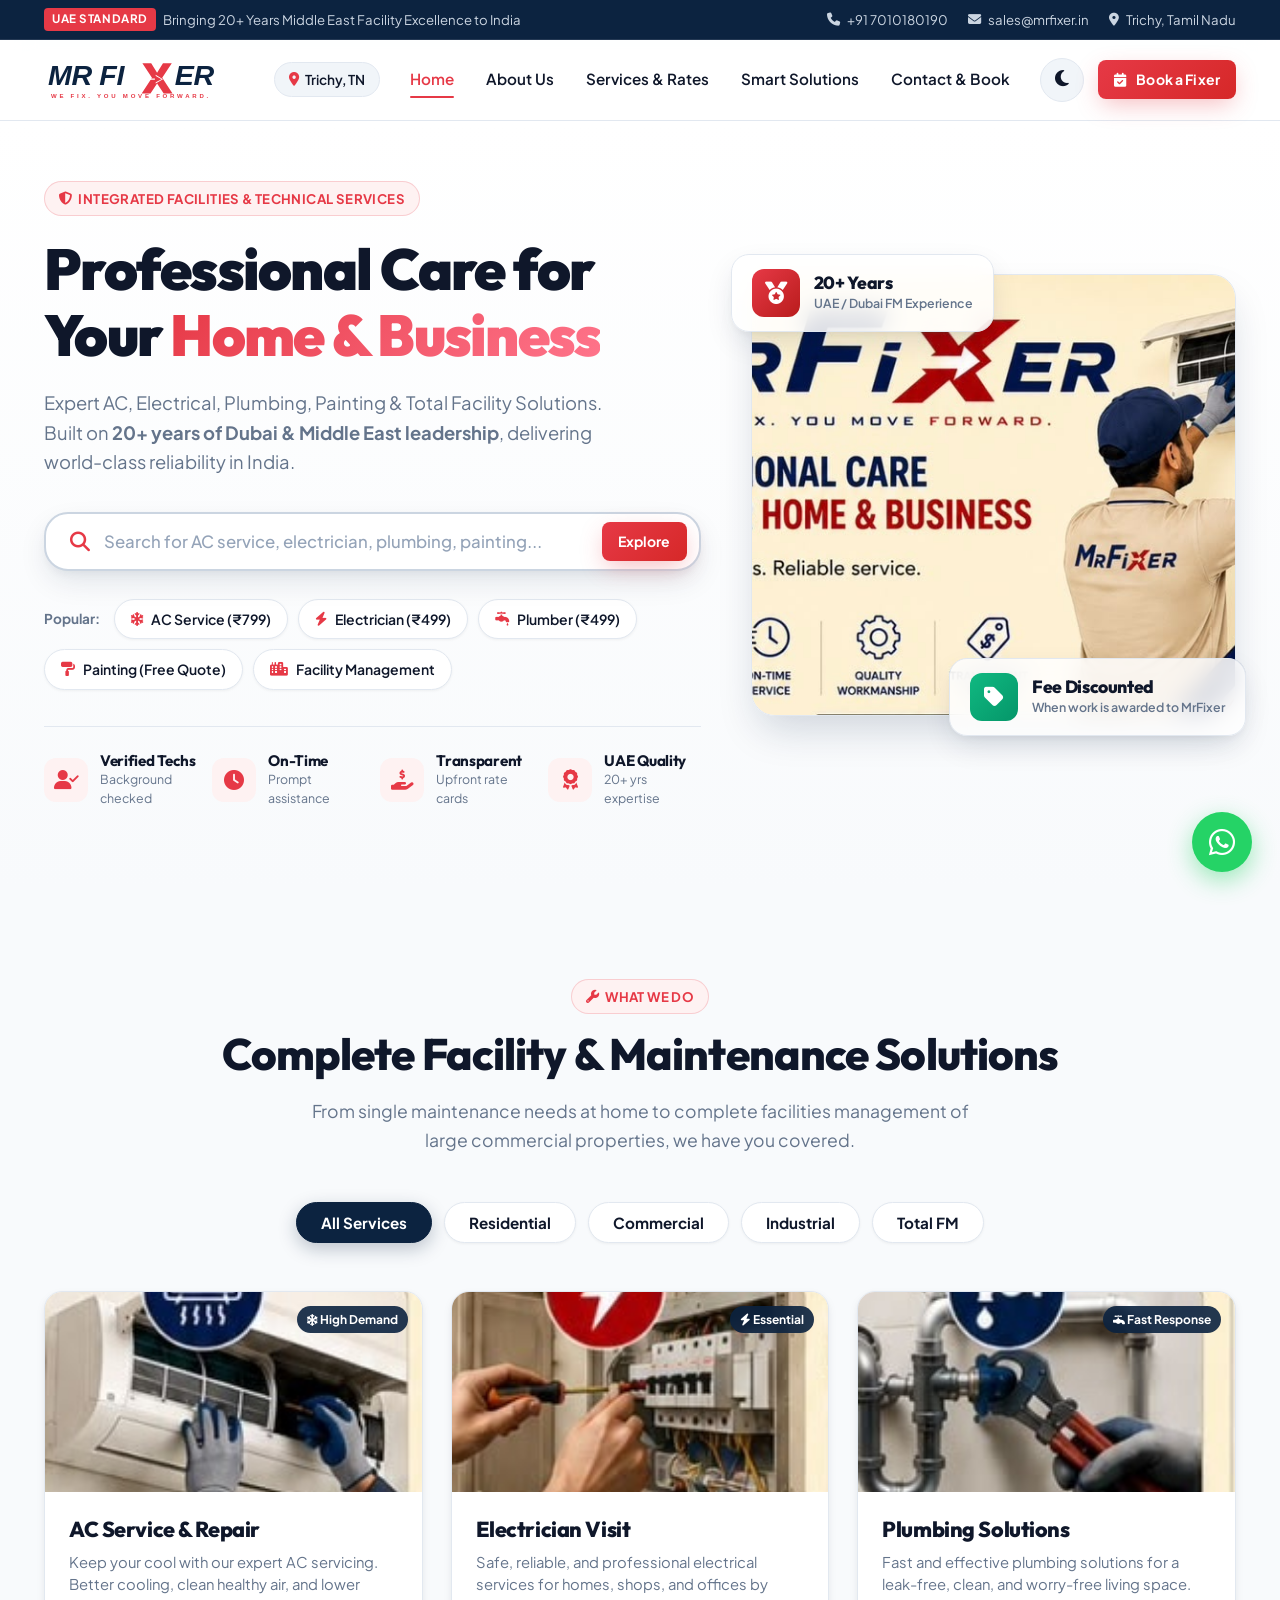
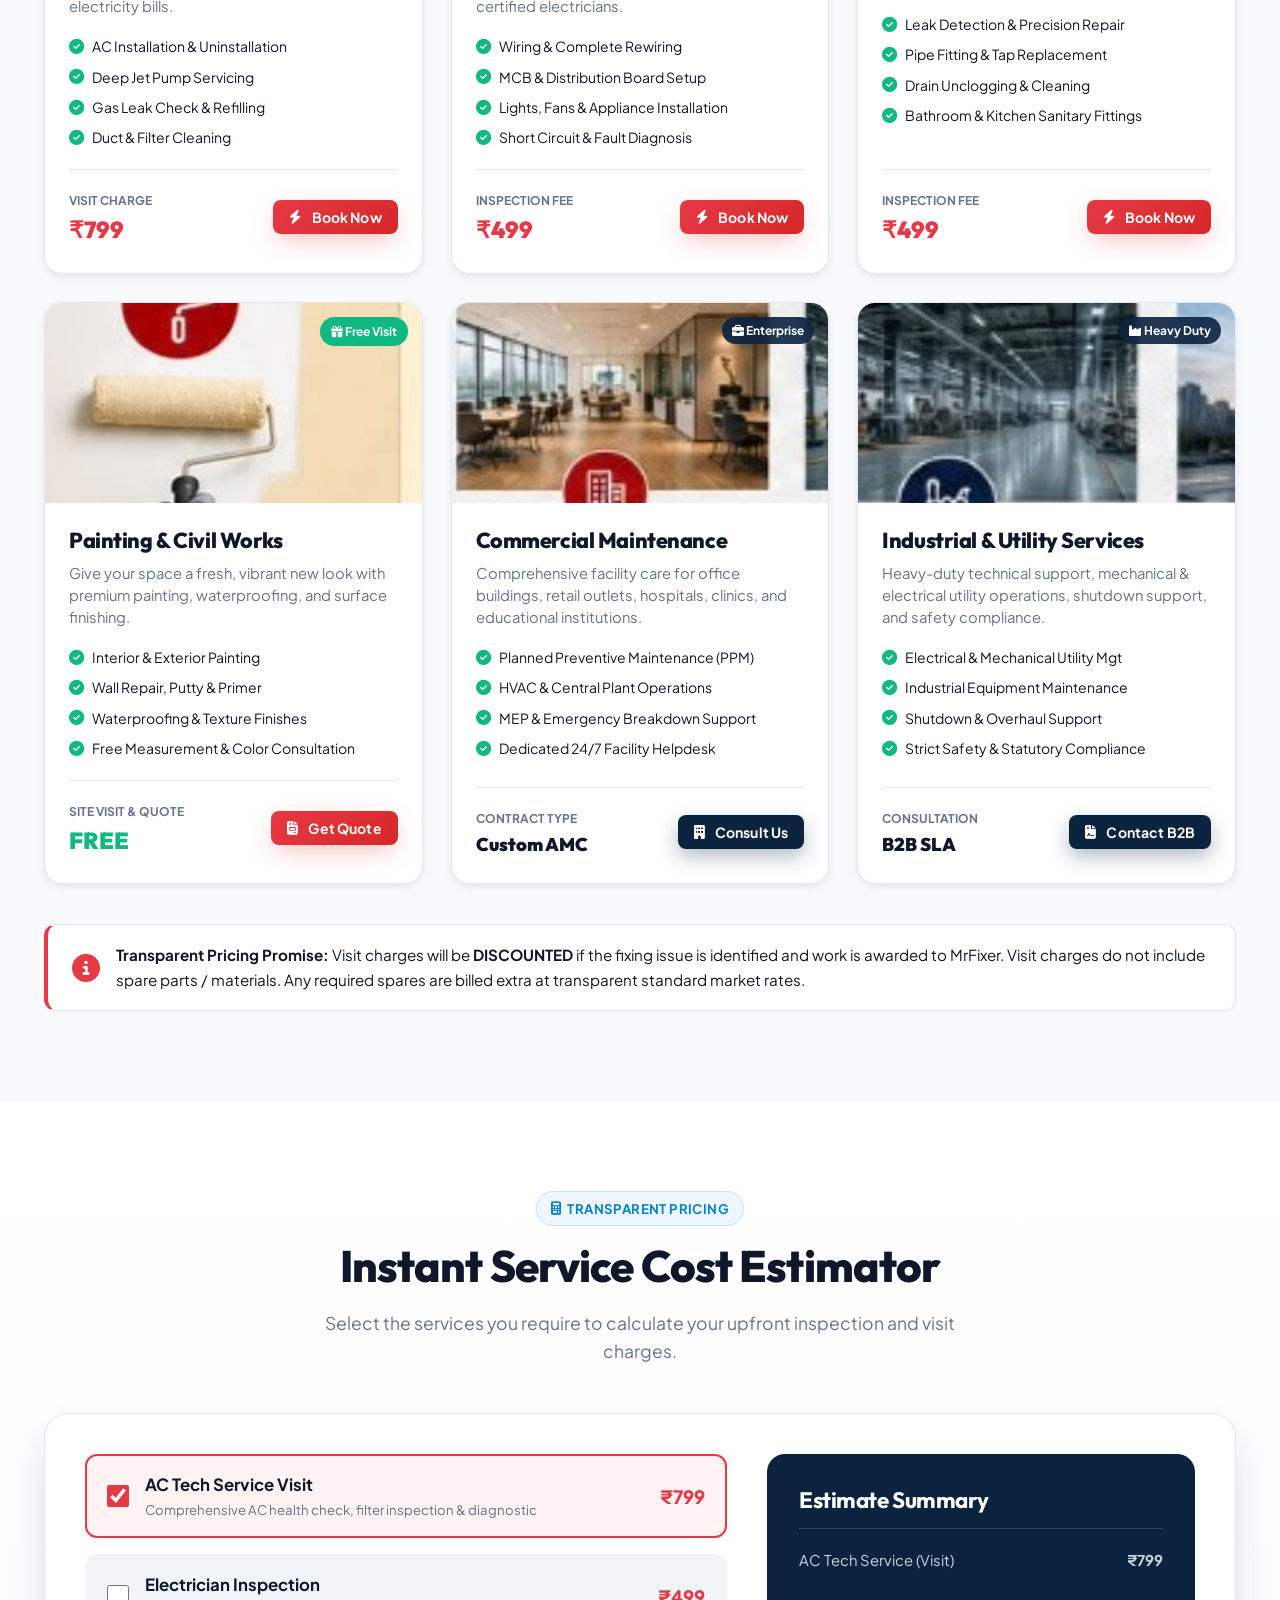
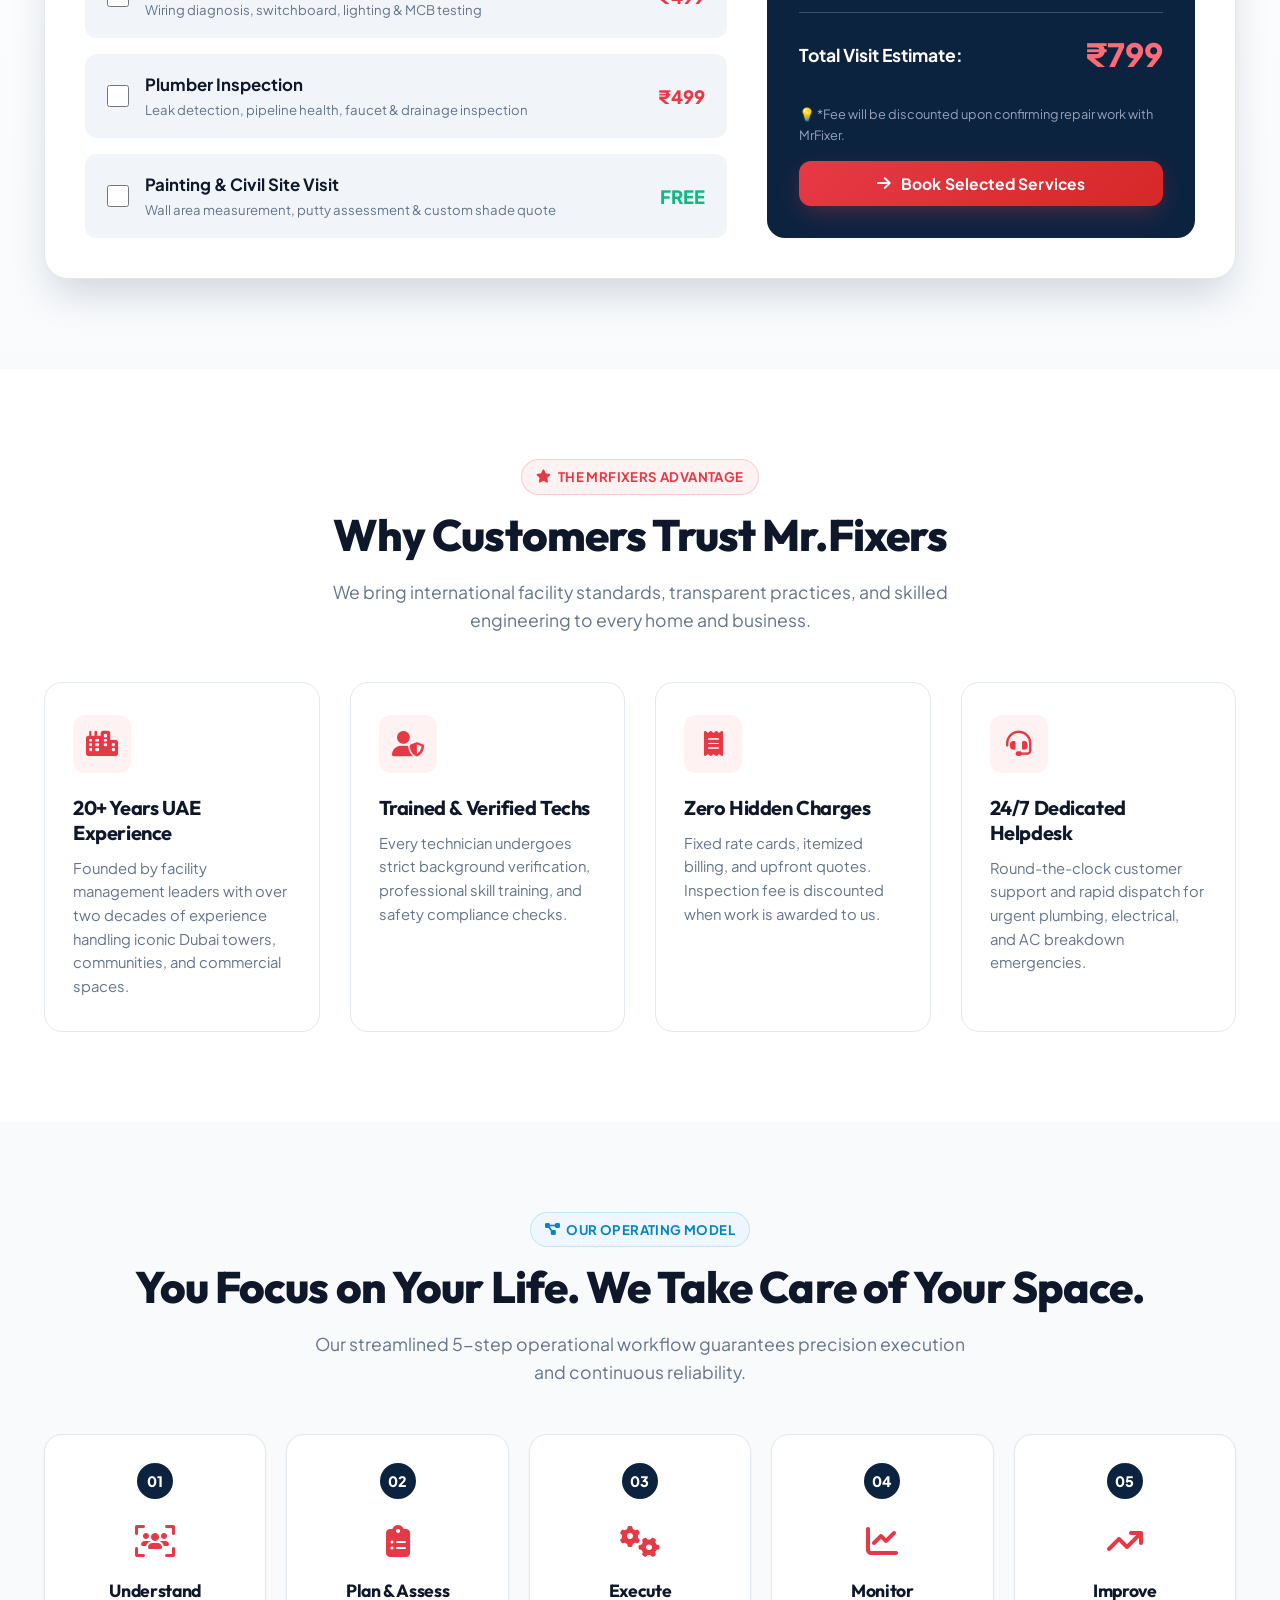
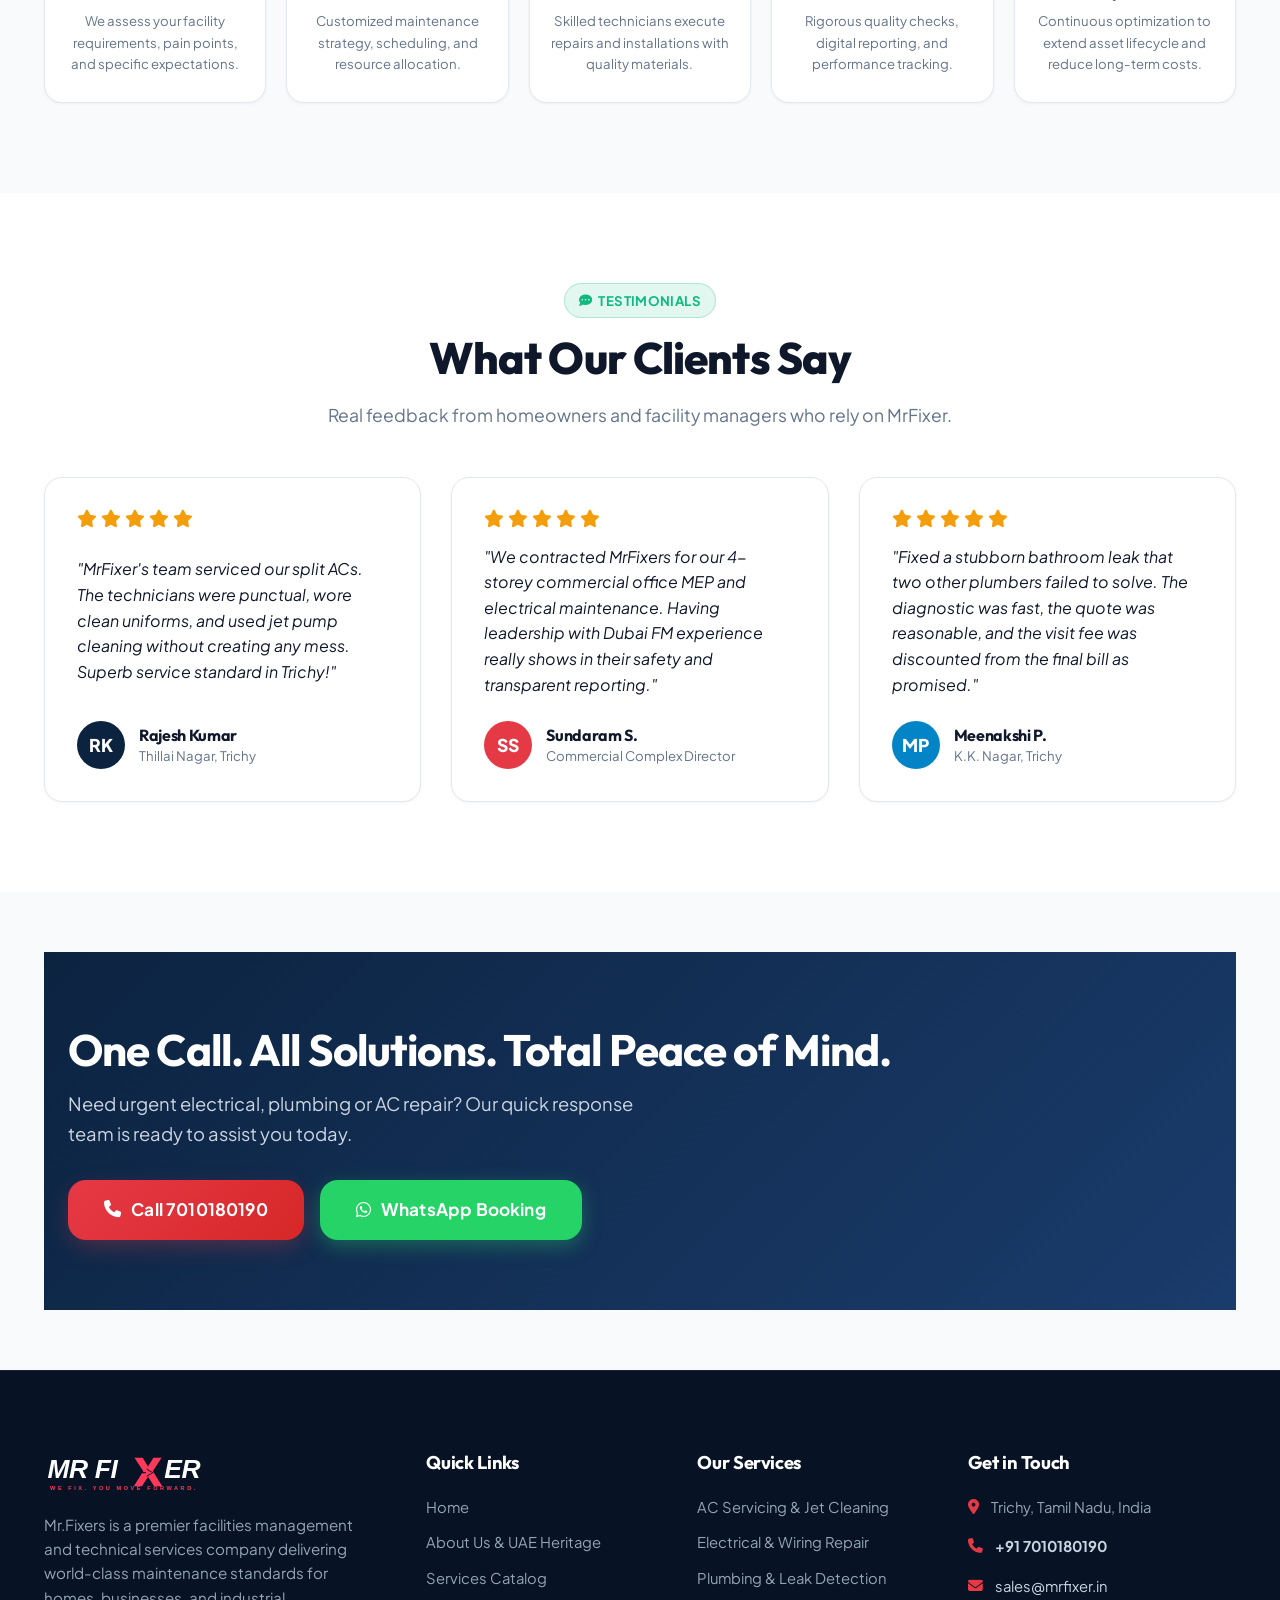
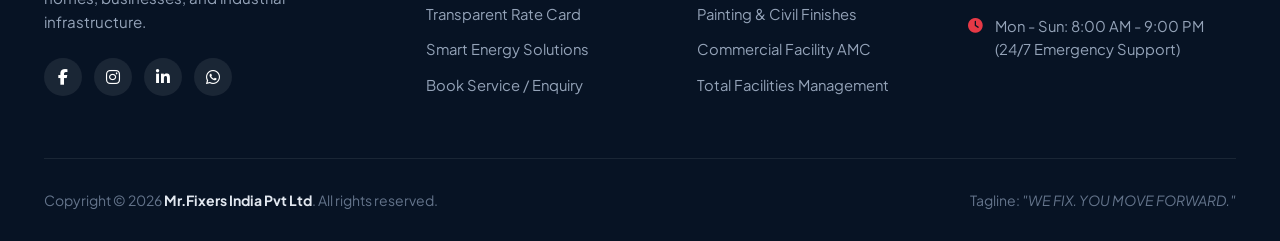
<file: index.html>
<!DOCTYPE html>
<html lang="en">
<head>
  <meta charset="UTF-8">
  <meta name="viewport" content="width=device-width, initial-scale=1.0">
  <meta name="description" content="Mr.Fixers India Pvt Ltd - Integrated Facilities Management & Technical Services. AC Service, Electrical, Plumbing, Painting & Commercial Maintenance in Trichy & Tamil Nadu.">
  <meta name="keywords" content="Mr.Fixers, MrFixer, AC Service Trichy, Electrician Trichy, Plumber Trichy, Facility Management Tamil Nadu, Urban Company Trichy">
  <title>Mr.Fixers | Integrated Facilities Management & Technical Services</title>
  
  <!-- Favicon -->
  <link rel="icon" type="image/png" href="assets/images/favicon.png">
  
  <!-- FontAwesome Icons (HTTPS) -->
  <link rel="stylesheet" href="https://cdnjs.cloudflare.com/ajax/libs/font-awesome/6.5.1/css/all.min.css">
  
  <!-- Core Stylesheet -->
  <link rel="stylesheet" href="assets/css/style.css">
  
  <!-- Zero-Flicker Dark Mode Init -->
  <script>
    (function() {
      const saved = localStorage.getItem('mrfixers_theme_preference');
      const prefersDark = window.matchMedia && window.matchMedia('(prefers-color-scheme: dark)').matches;
      document.documentElement.setAttribute('data-theme', saved || (prefersDark ? 'dark' : 'light'));
    })();
  </script>
</head>
<body>

  <!-- Top Announcement & Contact Bar -->
  <div class="top-bar">
    <div class="container top-bar-inner">
      <div class="top-bar-left">
        <span class="top-bar-item">
          <span class="top-badge">UAE STANDARD</span>
          Bringing 20+ Years Middle East Facility Excellence to India
        </span>
      </div>
      <div class="top-bar-right">
        <span class="top-bar-item">
          <i class="fa-solid fa-phone"></i>
          <a href="tel:+917010180190">+91 7010180190</a>
        </span>
        <span class="top-bar-item">
          <i class="fa-solid fa-envelope"></i>
          <a href="mailto:sales@mrfixer.in">sales@mrfixer.in</a>
        </span>
        <span class="top-bar-item">
          <i class="fa-solid fa-location-dot"></i>
          Trichy, Tamil Nadu
        </span>
      </div>
    </div>
  </div>

  <!-- Main Navigation Header -->
  <header class="site-header">
    <div class="container navbar">
      <!-- Brand Logo -->
      <a href="index.html" class="brand-logo-wrap">
        <img src="assets/images/logo-light.svg" alt="Mr.Fixers" class="brand-logo logo-light-only">
        <img src="assets/images/logo-dark.svg" alt="Mr.Fixers" class="brand-logo logo-dark-only">
      </a>

      <!-- City Badge -->
      <div class="city-pill">
        <i class="fa-solid fa-location-dot"></i>
        <span>Trichy, TN</span>
      </div>

      <!-- Navigation Menu -->
      <nav class="nav-menu">
        <a href="index.html" class="nav-link active">Home</a>
        <a href="about.html" class="nav-link">About Us</a>
        <a href="services.html" class="nav-link">Services & Rates</a>
        <a href="services.html#beyond-maintenance" class="nav-link">Smart Solutions</a>
        <a href="enquiry.html" class="nav-link">Contact & Book</a>
      </nav>

      <!-- Header Actions: Theme Toggle & CTA -->
      <div class="header-actions">
        <!-- Light / Dark Mode Toggle Button -->
        <button class="theme-toggle-btn" title="Toggle Light/Dark Theme" aria-label="Toggle theme">
          <i class="fa-solid fa-moon"></i>
        </button>

        <!-- CTA Button -->
        <a href="enquiry.html" class="btn btn-primary btn-sm">
          <i class="fa-solid fa-calendar-check"></i>
          <span>Book a Fixer</span>
        </a>

        <!-- Mobile Menu Toggle -->
        <button class="mobile-toggle-btn" aria-label="Open navigation menu">
          <i class="fa-solid fa-bars"></i>
        </button>
      </div>
    </div>
  </header>

  <!-- Mobile Off-Canvas Drawer -->
  <div class="mobile-drawer">
    <div class="drawer-content">
      <div class="drawer-header">
        <img src="assets/images/logo-light.svg" alt="Mr.Fixers" class="brand-logo logo-light-only" style="height: 38px;">
        <img src="assets/images/logo-dark.svg" alt="Mr.Fixers" class="brand-logo logo-dark-only" style="height: 38px;">
        <button class="drawer-close-btn" aria-label="Close menu">
          <i class="fa-solid fa-xmark"></i>
        </button>
      </div>

      <div class="drawer-nav">
        <a href="index.html" class="active"><span><i class="fa-solid fa-house" style="margin-right: 12px; color: var(--brand-red);"></i>Home</span> <i class="fa-solid fa-chevron-right"></i></a>
        <a href="about.html"><span><i class="fa-solid fa-building" style="margin-right: 12px; color: var(--brand-red);"></i>About Us</span> <i class="fa-solid fa-chevron-right"></i></a>
        <a href="services.html"><span><i class="fa-solid fa-screwdriver-wrench" style="margin-right: 12px; color: var(--brand-red);"></i>Services & Rates</span> <i class="fa-solid fa-chevron-right"></i></a>
        <a href="services.html#beyond-maintenance"><span><i class="fa-solid fa-bolt-lightning" style="margin-right: 12px; color: var(--brand-red);"></i>Smart Solutions</span> <i class="fa-solid fa-chevron-right"></i></a>
        <a href="enquiry.html"><span><i class="fa-solid fa-headset" style="margin-right: 12px; color: var(--brand-red);"></i>Contact & Enquiry</span> <i class="fa-solid fa-chevron-right"></i></a>
      </div>

      <div class="drawer-footer">
        <a href="tel:+917010180190" class="btn btn-navy">
          <i class="fa-solid fa-phone"></i> Call 7010180190
        </a>
        <a href="https://wa.me/917010180190?text=Hi%20Mr.Fixer,%20I%20would%20like%20to%20enquire%20about%20your%20services." target="_blank" class="btn btn-whatsapp">
          <i class="fa-brands fa-whatsapp"></i> Chat on WhatsApp
        </a>
      </div>
    </div>
  </div>

  <main>
    <!-- HERO SECTION (URBAN COMPANY INSPIRED) -->
    <section class="hero-section">
      <div class="container">
        <div class="hero-grid">
          <!-- Hero Left Content -->
          <div class="hero-content">
            <div class="hero-badge-pill">
              <span class="badge badge-red">
                <i class="fa-solid fa-shield-halved"></i> Integrated Facilities & Technical Services
              </span>
            </div>
            
            <h1 class="hero-title">
              Professional Care for Your <span class="text-gradient">Home & Business</span>
            </h1>
            
            <p class="hero-subtitle">
              Expert AC, Electrical, Plumbing, Painting & Total Facility Solutions. Built on <strong>20+ years of Dubai & Middle East leadership</strong>, delivering world-class reliability in India.
            </p>

            <!-- Search Bar (Urban Company Style) -->
            <div class="service-search-box">
              <i class="fa-solid fa-magnifying-glass"></i>
              <input type="text" class="service-search-input" placeholder="Search for AC service, electrician, plumbing, painting..." aria-label="Search services">
              <a href="services.html" class="btn btn-primary btn-sm">Explore</a>
            </div>

            <!-- Quick Service Pick Chips -->
            <div class="quick-categories">
              <span style="font-size: 0.85rem; font-weight: 700; color: var(--text-muted); margin-right: 4px;">Popular:</span>
              <a href="services.html#ac-service" class="quick-category-chip">
                <i class="fa-solid fa-snowflake"></i> AC Service (₹799)
              </a>
              <a href="services.html#electrical" class="quick-category-chip">
                <i class="fa-solid fa-bolt"></i> Electrician (₹499)
              </a>
              <a href="services.html#plumbing" class="quick-category-chip">
                <i class="fa-solid fa-faucet-drip"></i> Plumber (₹499)
              </a>
              <a href="services.html#painting" class="quick-category-chip">
                <i class="fa-solid fa-paint-roller"></i> Painting (Free Quote)
              </a>
              <a href="services.html#commercial" class="quick-category-chip">
                <i class="fa-solid fa-city"></i> Facility Management
              </a>
            </div>

            <!-- Trust Stats Strip -->
            <div class="trust-stats-strip">
              <div class="trust-stat-item">
                <div class="trust-stat-icon"><i class="fa-solid fa-user-check"></i></div>
                <div class="trust-stat-text">
                  <h4>Verified Techs</h4>
                  <p>Background checked</p>
                </div>
              </div>
              <div class="trust-stat-item">
                <div class="trust-stat-icon"><i class="fa-solid fa-clock"></i></div>
                <div class="trust-stat-text">
                  <h4>On-Time</h4>
                  <p>Prompt assistance</p>
                </div>
              </div>
              <div class="trust-stat-item">
                <div class="trust-stat-icon"><i class="fa-solid fa-hand-holding-dollar"></i></div>
                <div class="trust-stat-text">
                  <h4>Transparent</h4>
                  <p>Upfront rate cards</p>
                </div>
              </div>
              <div class="trust-stat-item">
                <div class="trust-stat-icon"><i class="fa-solid fa-award"></i></div>
                <div class="trust-stat-text">
                  <h4>UAE Quality</h4>
                  <p>20+ yrs expertise</p>
                </div>
              </div>
            </div>
          </div>

          <!-- Hero Right Media Showcase -->
          <div class="hero-media-wrap">
            <div class="hero-main-card">
              <img src="assets/images/hero-technician.jpg" alt="Mr.Fixers Professional Technician servicing AC">
            </div>

            <!-- Floating Trust Badges -->
            <div class="floating-badge floating-badge-1">
              <div class="floating-icon">
                <i class="fa-solid fa-medal"></i>
              </div>
              <div class="floating-text">
                <h5>20+ Years</h5>
                <p>UAE / Dubai FM Experience</p>
              </div>
            </div>

            <div class="floating-badge floating-badge-2">
              <div class="floating-icon" style="background: linear-gradient(135deg, #10b981 0%, #059669 100%);">
                <i class="fa-solid fa-tag"></i>
              </div>
              <div class="floating-text">
                <h5>Fee Discounted</h5>
                <p>When work is awarded to MrFixer</p>
              </div>
            </div>
          </div>
        </div>
      </div>
    </section>

    <!-- CORE SERVICES SECTION WITH RATE CARDS -->
    <section id="services" class="services-section">
      <div class="container">
        <div class="section-header text-center">
          <span class="badge badge-red"><i class="fa-solid fa-wrench"></i> What We Do</span>
          <h2 class="section-title">Complete Facility & Maintenance Solutions</h2>
          <p class="section-desc">From single maintenance needs at home to complete facilities management of large commercial properties, we have you covered.</p>
        </div>

        <!-- Category Filter Tabs -->
        <div class="services-filter-tabs">
          <button class="filter-tab-btn active" data-category="all">All Services</button>
          <button class="filter-tab-btn" data-category="residential">Residential</button>
          <button class="filter-tab-btn" data-category="commercial">Commercial</button>
          <button class="filter-tab-btn" data-category="industrial">Industrial</button>
          <button class="filter-tab-btn" data-category="tfm">Total FM</button>
        </div>

        <!-- Services Grid -->
        <div class="services-grid">
          <!-- Service 1: AC Service -->
          <div class="service-card" data-category="residential" id="ac-service">
            <div class="service-card-img-wrap">
              <img src="assets/images/services/ac-service.jpg" alt="AC Servicing and Installation" class="service-card-img">
              <span class="service-card-badge"><i class="fa-solid fa-snowflake"></i> High Demand</span>
            </div>
            <div class="service-card-body">
              <h3 class="service-card-title">AC Service & Repair</h3>
              <p class="service-card-desc">Keep your cool with our expert AC servicing. Better cooling, clean healthy air, and lower electricity bills.</p>
              <ul class="service-features-list">
                <li><i class="fa-solid fa-circle-check"></i> AC Installation & Uninstallation</li>
                <li><i class="fa-solid fa-circle-check"></i> Deep Jet Pump Servicing</li>
                <li><i class="fa-solid fa-circle-check"></i> Gas Leak Check & Refilling</li>
                <li><i class="fa-solid fa-circle-check"></i> Duct & Filter Cleaning</li>
              </ul>
              <div class="service-pricing-row">
                <div class="pricing-block">
                  <span class="price-label">Visit Charge</span>
                  <div class="price-amount">₹799</div>
                </div>
                <button class="btn btn-primary btn-sm" onclick="openBookingForService('AC Service & Repair')">
                  <i class="fa-solid fa-bolt"></i> Book Now
                </button>
              </div>
            </div>
          </div>

          <!-- Service 2: Electrician Visit -->
          <div class="service-card" data-category="residential commercial" id="electrical">
            <div class="service-card-img-wrap">
              <img src="assets/images/services/electrician.jpg" alt="Electrician Visit and Wiring" class="service-card-img">
              <span class="service-card-badge"><i class="fa-solid fa-bolt"></i> Essential</span>
            </div>
            <div class="service-card-body">
              <h3 class="service-card-title">Electrician Visit</h3>
              <p class="service-card-desc">Safe, reliable, and professional electrical services for homes, shops, and offices by certified electricians.</p>
              <ul class="service-features-list">
                <li><i class="fa-solid fa-circle-check"></i> Wiring & Complete Rewiring</li>
                <li><i class="fa-solid fa-circle-check"></i> MCB & Distribution Board Setup</li>
                <li><i class="fa-solid fa-circle-check"></i> Lights, Fans & Appliance Installation</li>
                <li><i class="fa-solid fa-circle-check"></i> Short Circuit & Fault Diagnosis</li>
              </ul>
              <div class="service-pricing-row">
                <div class="pricing-block">
                  <span class="price-label">Inspection Fee</span>
                  <div class="price-amount">₹499</div>
                </div>
                <button class="btn btn-primary btn-sm" onclick="openBookingForService('Electrician Visit')">
                  <i class="fa-solid fa-bolt"></i> Book Now
                </button>
              </div>
            </div>
          </div>

          <!-- Service 3: Plumbing -->
          <div class="service-card" data-category="residential commercial" id="plumbing">
            <div class="service-card-img-wrap">
              <img src="assets/images/services/plumbing.jpg" alt="Plumbing Inspection and Repairs" class="service-card-img">
              <span class="service-card-badge"><i class="fa-solid fa-faucet"></i> Fast Response</span>
            </div>
            <div class="service-card-body">
              <h3 class="service-card-title">Plumbing Solutions</h3>
              <p class="service-card-desc">Fast and effective plumbing solutions for a leak-free, clean, and worry-free living space.</p>
              <ul class="service-features-list">
                <li><i class="fa-solid fa-circle-check"></i> Leak Detection & Precision Repair</li>
                <li><i class="fa-solid fa-circle-check"></i> Pipe Fitting & Tap Replacement</li>
                <li><i class="fa-solid fa-circle-check"></i> Drain Unclogging & Cleaning</li>
                <li><i class="fa-solid fa-circle-check"></i> Bathroom & Kitchen Sanitary Fittings</li>
              </ul>
              <div class="service-pricing-row">
                <div class="pricing-block">
                  <span class="price-label">Inspection Fee</span>
                  <div class="price-amount">₹499</div>
                </div>
                <button class="btn btn-primary btn-sm" onclick="openBookingForService('Plumbing Solutions')">
                  <i class="fa-solid fa-bolt"></i> Book Now
                </button>
              </div>
            </div>
          </div>

          <!-- Service 4: Painting & Civil Works -->
          <div class="service-card" data-category="residential commercial" id="painting">
            <div class="service-card-img-wrap">
              <img src="assets/images/services/painting.jpg" alt="Painting and Civil Works" class="service-card-img">
              <span class="service-card-badge badge-green" style="background: #10b981;"><i class="fa-solid fa-gift"></i> Free Visit</span>
            </div>
            <div class="service-card-body">
              <h3 class="service-card-title">Painting & Civil Works</h3>
              <p class="service-card-desc">Give your space a fresh, vibrant new look with premium painting, waterproofing, and surface finishing.</p>
              <ul class="service-features-list">
                <li><i class="fa-solid fa-circle-check"></i> Interior & Exterior Painting</li>
                <li><i class="fa-solid fa-circle-check"></i> Wall Repair, Putty & Primer</li>
                <li><i class="fa-solid fa-circle-check"></i> Waterproofing & Texture Finishes</li>
                <li><i class="fa-solid fa-circle-check"></i> Free Measurement & Color Consultation</li>
              </ul>
              <div class="service-pricing-row">
                <div class="pricing-block">
                  <span class="price-label">Site Visit & Quote</span>
                  <div class="price-amount" style="color: #10b981;">FREE</div>
                </div>
                <button class="btn btn-primary btn-sm" onclick="openBookingForService('Painting & Civil Works')">
                  <i class="fa-solid fa-file-invoice"></i> Get Quote
                </button>
              </div>
            </div>
          </div>

          <!-- Service 5: Commercial Facility Management -->
          <div class="service-card" data-category="commercial tfm" id="commercial">
            <div class="service-card-img-wrap">
              <img src="assets/images/services/commercial.jpg" alt="Commercial Building Facilities Management" class="service-card-img">
              <span class="service-card-badge"><i class="fa-solid fa-briefcase"></i> Enterprise</span>
            </div>
            <div class="service-card-body">
              <h3 class="service-card-title">Commercial Maintenance</h3>
              <p class="service-card-desc">Comprehensive facility care for office buildings, retail outlets, hospitals, clinics, and educational institutions.</p>
              <ul class="service-features-list">
                <li><i class="fa-solid fa-circle-check"></i> Planned Preventive Maintenance (PPM)</li>
                <li><i class="fa-solid fa-circle-check"></i> HVAC & Central Plant Operations</li>
                <li><i class="fa-solid fa-circle-check"></i> MEP & Emergency Breakdown Support</li>
                <li><i class="fa-solid fa-circle-check"></i> Dedicated 24/7 Facility Helpdesk</li>
              </ul>
              <div class="service-pricing-row">
                <div class="pricing-block">
                  <span class="price-label">Contract Type</span>
                  <div class="price-amount" style="font-size: 1.15rem; color: var(--text-main);">Custom AMC</div>
                </div>
                <button class="btn btn-navy btn-sm" onclick="openBookingForService('Commercial Maintenance')">
                  <i class="fa-solid fa-building"></i> Consult Us
                </button>
              </div>
            </div>
          </div>

          <!-- Service 6: Industrial & Total FM -->
          <div class="service-card" data-category="industrial tfm">
            <div class="service-card-img-wrap">
              <img src="assets/images/services/industrial.jpg" alt="Industrial Technical Services" class="service-card-img">
              <span class="service-card-badge"><i class="fa-solid fa-industry"></i> Heavy Duty</span>
            </div>
            <div class="service-card-body">
              <h3 class="service-card-title">Industrial & Utility Services</h3>
              <p class="service-card-desc">Heavy-duty technical support, mechanical & electrical utility operations, shutdown support, and safety compliance.</p>
              <ul class="service-features-list">
                <li><i class="fa-solid fa-circle-check"></i> Electrical & Mechanical Utility Mgt</li>
                <li><i class="fa-solid fa-circle-check"></i> Industrial Equipment Maintenance</li>
                <li><i class="fa-solid fa-circle-check"></i> Shutdown & Overhaul Support</li>
                <li><i class="fa-solid fa-circle-check"></i> Strict Safety & Statutory Compliance</li>
              </ul>
              <div class="service-pricing-row">
                <div class="pricing-block">
                  <span class="price-label">Consultation</span>
                  <div class="price-amount" style="font-size: 1.15rem; color: var(--text-main);">B2B SLA</div>
                </div>
                <button class="btn btn-navy btn-sm" onclick="openBookingForService('Industrial & Utility Services')">
                  <i class="fa-solid fa-file-contract"></i> Contact B2B
                </button>
              </div>
            </div>
          </div>
        </div>

        <!-- Transparent Rate Card Policy Notice (Directly from Flyer) -->
        <div class="rate-card-notice">
          <i class="fa-solid fa-circle-info"></i>
          <div>
            <p><strong>Transparent Pricing Promise:</strong> Visit charges will be <strong>DISCOUNTED</strong> if the fixing issue is identified and work is awarded to MrFixer. Visit charges do not include spare parts / materials. Any required spares are billed extra at transparent standard market rates.</p>
          </div>
        </div>
      </div>
    </section>

    <!-- INTERACTIVE ESTIMATOR / RATE CALCULATOR WIDGET -->
    <section class="calculator-section">
      <div class="container">
        <div class="section-header text-center">
          <span class="badge badge-primary"><i class="fa-solid fa-calculator"></i> Transparent Pricing</span>
          <h2 class="section-title">Instant Service Cost Estimator</h2>
          <p class="section-desc">Select the services you require to calculate your upfront inspection and visit charges.</p>
        </div>

        <div class="calculator-card">
          <!-- Left: Selection Items -->
          <div class="calc-services-list">
            <label class="calc-item selected">
              <div class="calc-item-left">
                <input type="checkbox" class="calc-checkbox" data-service="ac" checked>
                <div>
                  <div class="calc-item-title">AC Tech Service Visit</div>
                  <div class="calc-item-desc">Comprehensive AC health check, filter inspection & diagnostic</div>
                </div>
              </div>
              <div class="calc-item-price">₹799</div>
            </label>

            <label class="calc-item">
              <div class="calc-item-left">
                <input type="checkbox" class="calc-checkbox" data-service="electrician">
                <div>
                  <div class="calc-item-title">Electrician Inspection</div>
                  <div class="calc-item-desc">Wiring diagnosis, switchboard, lighting & MCB testing</div>
                </div>
              </div>
              <div class="calc-item-price">₹499</div>
            </label>

            <label class="calc-item">
              <div class="calc-item-left">
                <input type="checkbox" class="calc-checkbox" data-service="plumber">
                <div>
                  <div class="calc-item-title">Plumber Inspection</div>
                  <div class="calc-item-desc">Leak detection, pipeline health, faucet & drainage inspection</div>
                </div>
              </div>
              <div class="calc-item-price">₹499</div>
            </label>

            <label class="calc-item">
              <div class="calc-item-left">
                <input type="checkbox" class="calc-checkbox" data-service="painting">
                <div>
                  <div class="calc-item-title">Painting & Civil Site Visit</div>
                  <div class="calc-item-desc">Wall area measurement, putty assessment & custom shade quote</div>
                </div>
              </div>
              <div class="calc-item-price" style="color: #10b981;">FREE</div>
            </label>
          </div>

          <!-- Right: Summary & Booking Trigger -->
          <div class="calc-summary-box">
            <div>
              <h3 class="calc-summary-title">Estimate Summary</h3>
              <div id="calcBreakdownList" class="calc-breakdown">
                <!-- Injected via JavaScript -->
              </div>
            </div>

            <div>
              <div class="calc-total-row">
                <span class="calc-total-label">Total Visit Estimate:</span>
                <span id="calcTotalAmount" class="calc-total-amount">₹799</span>
              </div>
              <p id="calcDiscountNote" style="font-size: 0.8rem; color: #94a3b8; margin-bottom: 16px;">
                💡 *Fee will be discounted upon confirming repair work with MrFixer.
              </p>
              <button id="calcProceedBtn" class="btn btn-primary" style="width: 100%;">
                <i class="fa-solid fa-arrow-right"></i> Book Selected Services
              </button>
            </div>
          </div>
        </div>
      </div>
    </section>

    <!-- WHY CHOOSE MR.FIXERS -->
    <section class="why-us-section">
      <div class="container">
        <div class="section-header text-center">
          <span class="badge badge-red"><i class="fa-solid fa-star"></i> The MrFixers Advantage</span>
          <h2 class="section-title">Why Customers Trust Mr.Fixers</h2>
          <p class="section-desc">We bring international facility standards, transparent practices, and skilled engineering to every home and business.</p>
        </div>

        <div class="why-grid">
          <div class="why-card">
            <div class="why-card-icon"><i class="fa-solid fa-city"></i></div>
            <h3>20+ Years UAE Experience</h3>
            <p>Founded by facility management leaders with over two decades of experience handling iconic Dubai towers, communities, and commercial spaces.</p>
          </div>

          <div class="why-card">
            <div class="why-card-icon"><i class="fa-solid fa-user-shield"></i></div>
            <h3>Trained & Verified Techs</h3>
            <p>Every technician undergoes strict background verification, professional skill training, and safety compliance checks.</p>
          </div>

          <div class="why-card">
            <div class="why-card-icon"><i class="fa-solid fa-receipt"></i></div>
            <h3>Zero Hidden Charges</h3>
            <p>Fixed rate cards, itemized billing, and upfront quotes. Inspection fee is discounted when work is awarded to us.</p>
          </div>

          <div class="why-card">
            <div class="why-card-icon"><i class="fa-solid fa-headset"></i></div>
            <h3>24/7 Dedicated Helpdesk</h3>
            <p>Round-the-clock customer support and rapid dispatch for urgent plumbing, electrical, and AC breakdown emergencies.</p>
          </div>
        </div>
      </div>
    </section>

    <!-- OPERATING MODEL (5-STEP WORKFLOW) -->
    <section class="process-section">
      <div class="container">
        <div class="section-header text-center">
          <span class="badge badge-primary"><i class="fa-solid fa-diagram-project"></i> Our Operating Model</span>
          <h2 class="section-title">You Focus on Your Life. We Take Care of Your Space.</h2>
          <p class="section-desc">Our streamlined 5-step operational workflow guarantees precision execution and continuous reliability.</p>
        </div>

        <div class="process-steps-grid">
          <div class="process-step-card">
            <div class="step-number">01</div>
            <div class="step-icon"><i class="fa-solid fa-users-viewfinder"></i></div>
            <h4>Understand</h4>
            <p>We assess your facility requirements, pain points, and specific expectations.</p>
          </div>

          <div class="process-step-card">
            <div class="step-number">02</div>
            <div class="step-icon"><i class="fa-solid fa-clipboard-list"></i></div>
            <h4>Plan & Assess</h4>
            <p>Customized maintenance strategy, scheduling, and resource allocation.</p>
          </div>

          <div class="process-step-card">
            <div class="step-number">03</div>
            <div class="step-icon"><i class="fa-solid fa-gears"></i></div>
            <h4>Execute</h4>
            <p>Skilled technicians execute repairs and installations with quality materials.</p>
          </div>

          <div class="process-step-card">
            <div class="step-number">04</div>
            <div class="step-icon"><i class="fa-solid fa-chart-line"></i></div>
            <h4>Monitor</h4>
            <p>Rigorous quality checks, digital reporting, and performance tracking.</p>
          </div>

          <div class="process-step-card">
            <div class="step-number">05</div>
            <div class="step-icon"><i class="fa-solid fa-arrow-trend-up"></i></div>
            <h4>Improve</h4>
            <p>Continuous optimization to extend asset lifecycle and reduce long-term costs.</p>
          </div>
        </div>
      </div>
    </section>

    <!-- CUSTOMER REVIEWS & TESTIMONIALS -->
    <section class="testimonials-section">
      <div class="container">
        <div class="section-header text-center">
          <span class="badge badge-green"><i class="fa-solid fa-comment-dots"></i> Testimonials</span>
          <h2 class="section-title">What Our Clients Say</h2>
          <p class="section-desc">Real feedback from homeowners and facility managers who rely on MrFixer.</p>
        </div>

        <div class="testimonials-grid">
          <div class="testimonial-card">
            <div class="star-rating">
              <i class="fa-solid fa-star"></i>
              <i class="fa-solid fa-star"></i>
              <i class="fa-solid fa-star"></i>
              <i class="fa-solid fa-star"></i>
              <i class="fa-solid fa-star"></i>
            </div>
            <p class="testimonial-quote">"MrFixer's team serviced our split ACs. The technicians were punctual, wore clean uniforms, and used jet pump cleaning without creating any mess. Superb service standard in Trichy!"</p>
            <div class="testimonial-user">
              <div class="user-avatar">RK</div>
              <div class="user-info">
                <h4>Rajesh Kumar</h4>
                <p>Thillai Nagar, Trichy</p>
              </div>
            </div>
          </div>

          <div class="testimonial-card">
            <div class="star-rating">
              <i class="fa-solid fa-star"></i>
              <i class="fa-solid fa-star"></i>
              <i class="fa-solid fa-star"></i>
              <i class="fa-solid fa-star"></i>
              <i class="fa-solid fa-star"></i>
            </div>
            <p class="testimonial-quote">"We contracted MrFixers for our 4-storey commercial office MEP and electrical maintenance. Having leadership with Dubai FM experience really shows in their safety and transparent reporting."</p>
            <div class="testimonial-user">
              <div class="user-avatar" style="background: #e63946;">SS</div>
              <div class="user-info">
                <h4>Sundaram S.</h4>
                <p>Commercial Complex Director</p>
              </div>
            </div>
          </div>

          <div class="testimonial-card">
            <div class="star-rating">
              <i class="fa-solid fa-star"></i>
              <i class="fa-solid fa-star"></i>
              <i class="fa-solid fa-star"></i>
              <i class="fa-solid fa-star"></i>
              <i class="fa-solid fa-star"></i>
            </div>
            <p class="testimonial-quote">"Fixed a stubborn bathroom leak that two other plumbers failed to solve. The diagnostic was fast, the quote was reasonable, and the visit fee was discounted from the final bill as promised."</p>
            <div class="testimonial-user">
              <div class="user-avatar" style="background: #0284c7;">MP</div>
              <div class="user-info">
                <h4>Meenakshi P.</h4>
                <p>K.K. Nagar, Trichy</p>
              </div>
            </div>
          </div>
        </div>
      </div>
    </section>

    <!-- EMERGENCY BOOKING CTA BANNER -->
    <div class="container">
      <div class="cta-banner">
        <div class="container cta-banner-inner">
          <div class="cta-text">
            <h2>One Call. All Solutions. Total Peace of Mind.</h2>
            <p>Need urgent electrical, plumbing or AC repair? Our quick response team is ready to assist you today.</p>
          </div>
          <div class="cta-actions">
            <a href="tel:+917010180190" class="btn btn-primary btn-lg">
              <i class="fa-solid fa-phone"></i> Call 7010180190
            </a>
            <a href="https://wa.me/917010180190?text=Hello%20MrFixer,%20I%20need%20urgent%20service%20assistance." target="_blank" class="btn btn-whatsapp btn-lg">
              <i class="fa-brands fa-whatsapp"></i> WhatsApp Booking
            </a>
          </div>
        </div>
      </div>
    </div>
  </main>

  <!-- UNIVERSAL FOOTER -->
  <footer class="site-footer">
    <div class="container">
      <div class="footer-grid">
        <!-- Col 1: Brand & Slogan -->
        <div class="footer-brand">
          <img src="assets/images/logo-dark.svg" alt="Mr.Fixers" class="footer-logo">
          <p>Mr.Fixers is a premier facilities management and technical services company delivering world-class maintenance standards for homes, businesses, and industrial infrastructure.</p>
          <div class="footer-socials">
            <a href="#" class="social-btn" aria-label="Facebook"><i class="fa-brands fa-facebook-f"></i></a>
            <a href="#" class="social-btn" aria-label="Instagram"><i class="fa-brands fa-instagram"></i></a>
            <a href="#" class="social-btn" aria-label="LinkedIn"><i class="fa-brands fa-linkedin-in"></i></a>
            <a href="https://wa.me/917010180190" target="_blank" class="social-btn" aria-label="WhatsApp"><i class="fa-brands fa-whatsapp"></i></a>
          </div>
        </div>

        <!-- Col 2: Quick Links -->
        <div class="footer-col">
          <h4>Quick Links</h4>
          <div class="footer-links">
            <a href="index.html">Home</a>
            <a href="about.html">About Us & UAE Heritage</a>
            <a href="services.html">Services Catalog</a>
            <a href="services.html#rate-card">Transparent Rate Card</a>
            <a href="services.html#beyond-maintenance">Smart Energy Solutions</a>
            <a href="enquiry.html">Book Service / Enquiry</a>
          </div>
        </div>

        <!-- Col 3: Services -->
        <div class="footer-col">
          <h4>Our Services</h4>
          <div class="footer-links">
            <a href="services.html#ac-service">AC Servicing & Jet Cleaning</a>
            <a href="services.html#electrical">Electrical & Wiring Repair</a>
            <a href="services.html#plumbing">Plumbing & Leak Detection</a>
            <a href="services.html#painting">Painting & Civil Finishes</a>
            <a href="services.html#commercial">Commercial Facility AMC</a>
            <a href="services.html#tfm">Total Facilities Management</a>
          </div>
        </div>

        <!-- Col 4: Contact & Trichy HQ -->
        <div class="footer-col">
          <h4>Get in Touch</h4>
          <div class="footer-contact-item">
            <i class="fa-solid fa-location-dot"></i>
            <span>Trichy, Tamil Nadu, India</span>
          </div>
          <div class="footer-contact-item">
            <i class="fa-solid fa-phone"></i>
            <a href="tel:+917010180190" style="color: #cbd5e1; font-weight: 700;">+91 7010180190</a>
          </div>
          <div class="footer-contact-item">
            <i class="fa-solid fa-envelope"></i>
            <a href="mailto:sales@mrfixer.in" style="color: #cbd5e1;">sales@mrfixer.in</a>
          </div>
          <div class="footer-contact-item">
            <i class="fa-solid fa-clock"></i>
            <span>Mon - Sun: 8:00 AM - 9:00 PM<br>(24/7 Emergency Support)</span>
          </div>
        </div>
      </div>

      <!-- Footer Bottom Copyright Bar -->
      <div class="footer-bottom">
        <div>
          Copyright &copy; 2026 <span class="footer-bottom-company">Mr.Fixers India Pvt Ltd</span>. All rights reserved.
        </div>
        <div>
          <span>Tagline: <em>"WE FIX. YOU MOVE FORWARD."</em></span>
        </div>
      </div>
    </div>
  </footer>

  <!-- Floating WhatsApp Action Button -->
  <a href="https://wa.me/917010180190?text=Hi%20Mr.Fixer,%20I%20would%20like%20to%20book%20a%20service." target="_blank" class="floating-whatsapp-btn" aria-label="Chat on WhatsApp">
    <i class="fa-brands fa-whatsapp"></i>
  </a>

  <!-- Mobile Sticky Bottom Action Bar -->
  <div class="mobile-bottom-bar">
    <div class="mobile-bottom-grid">
      <a href="tel:+917010180190" class="btn btn-navy btn-sm" style="padding: 10px;">
        <i class="fa-solid fa-phone"></i> Call Now
      </a>
      <a href="enquiry.html" class="btn btn-primary btn-sm" style="padding: 10px;">
        <i class="fa-solid fa-calendar-check"></i> Book Fixer
      </a>
    </div>
  </div>

  <!-- JavaScript Scripts -->
  <script src="assets/js/main.js"></script>
  <script src="assets/js/rate-calculator.js"></script>
</body>
</html>
</file>
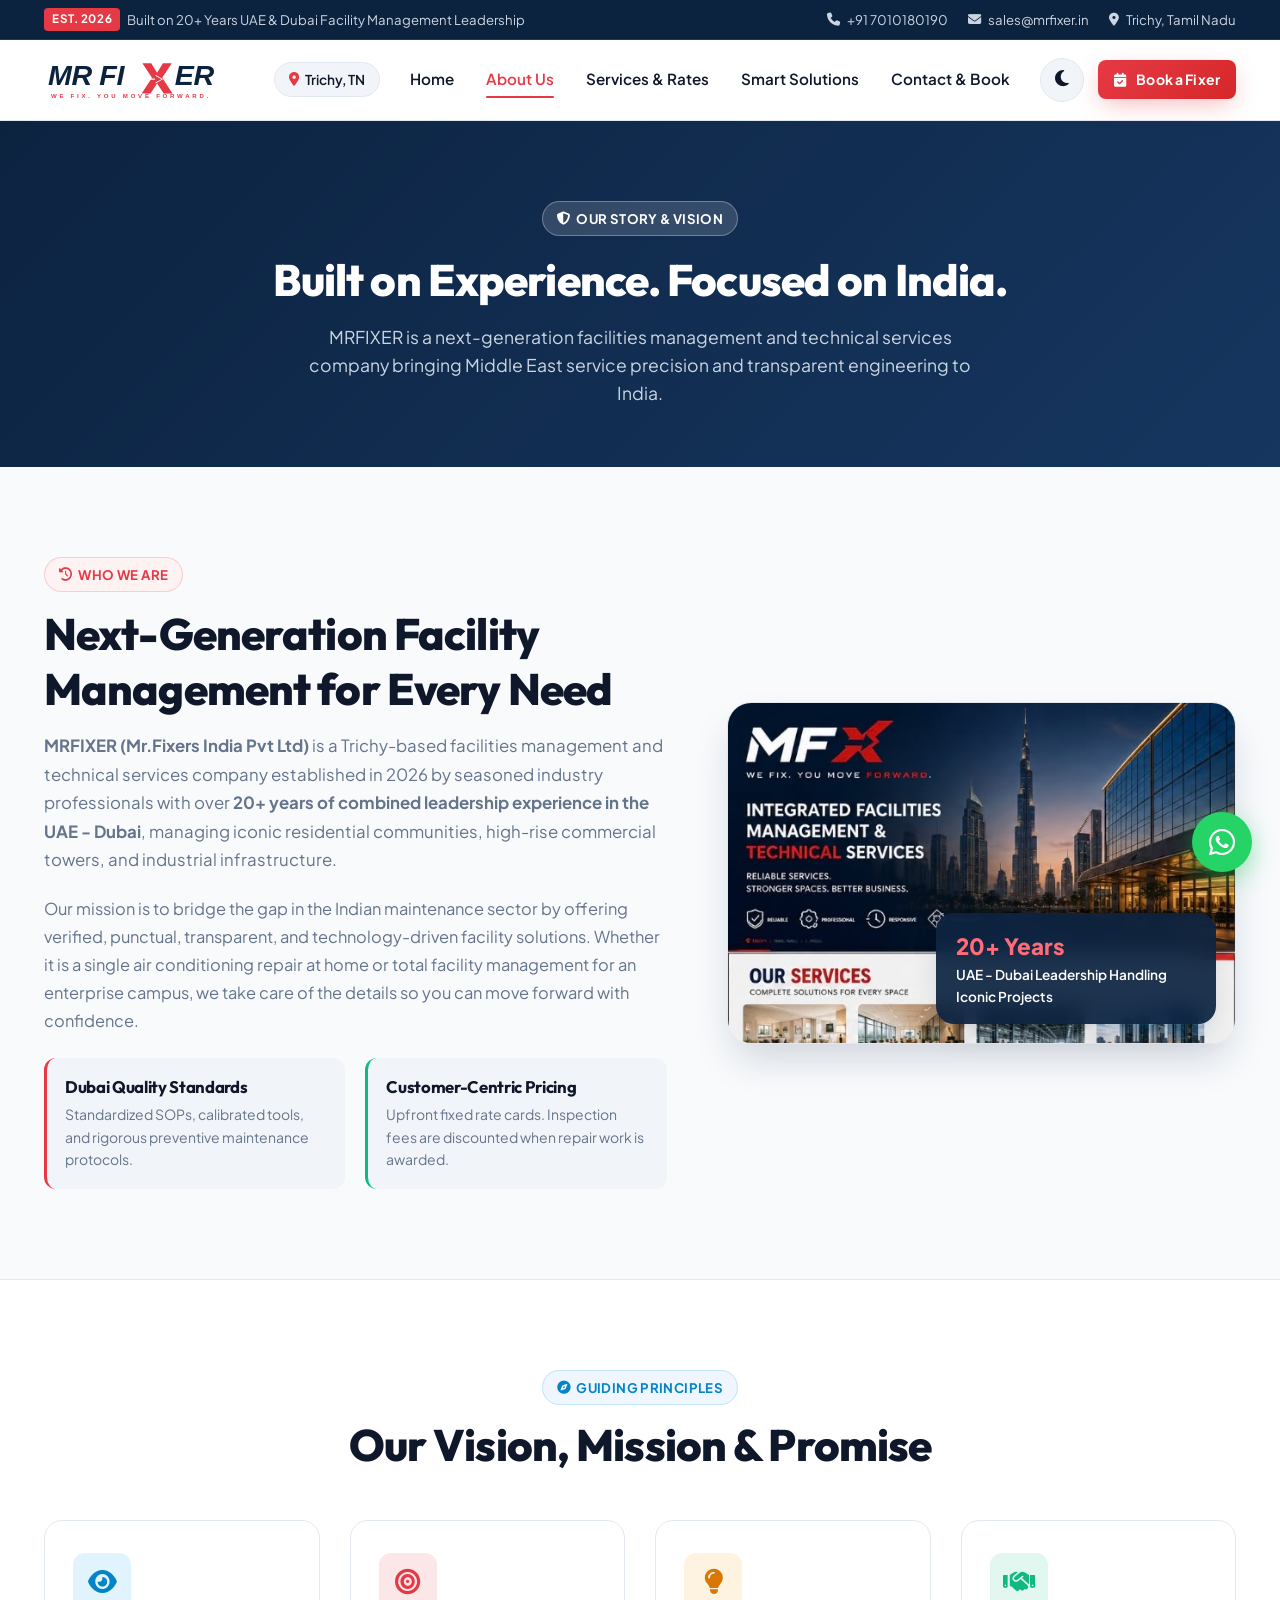
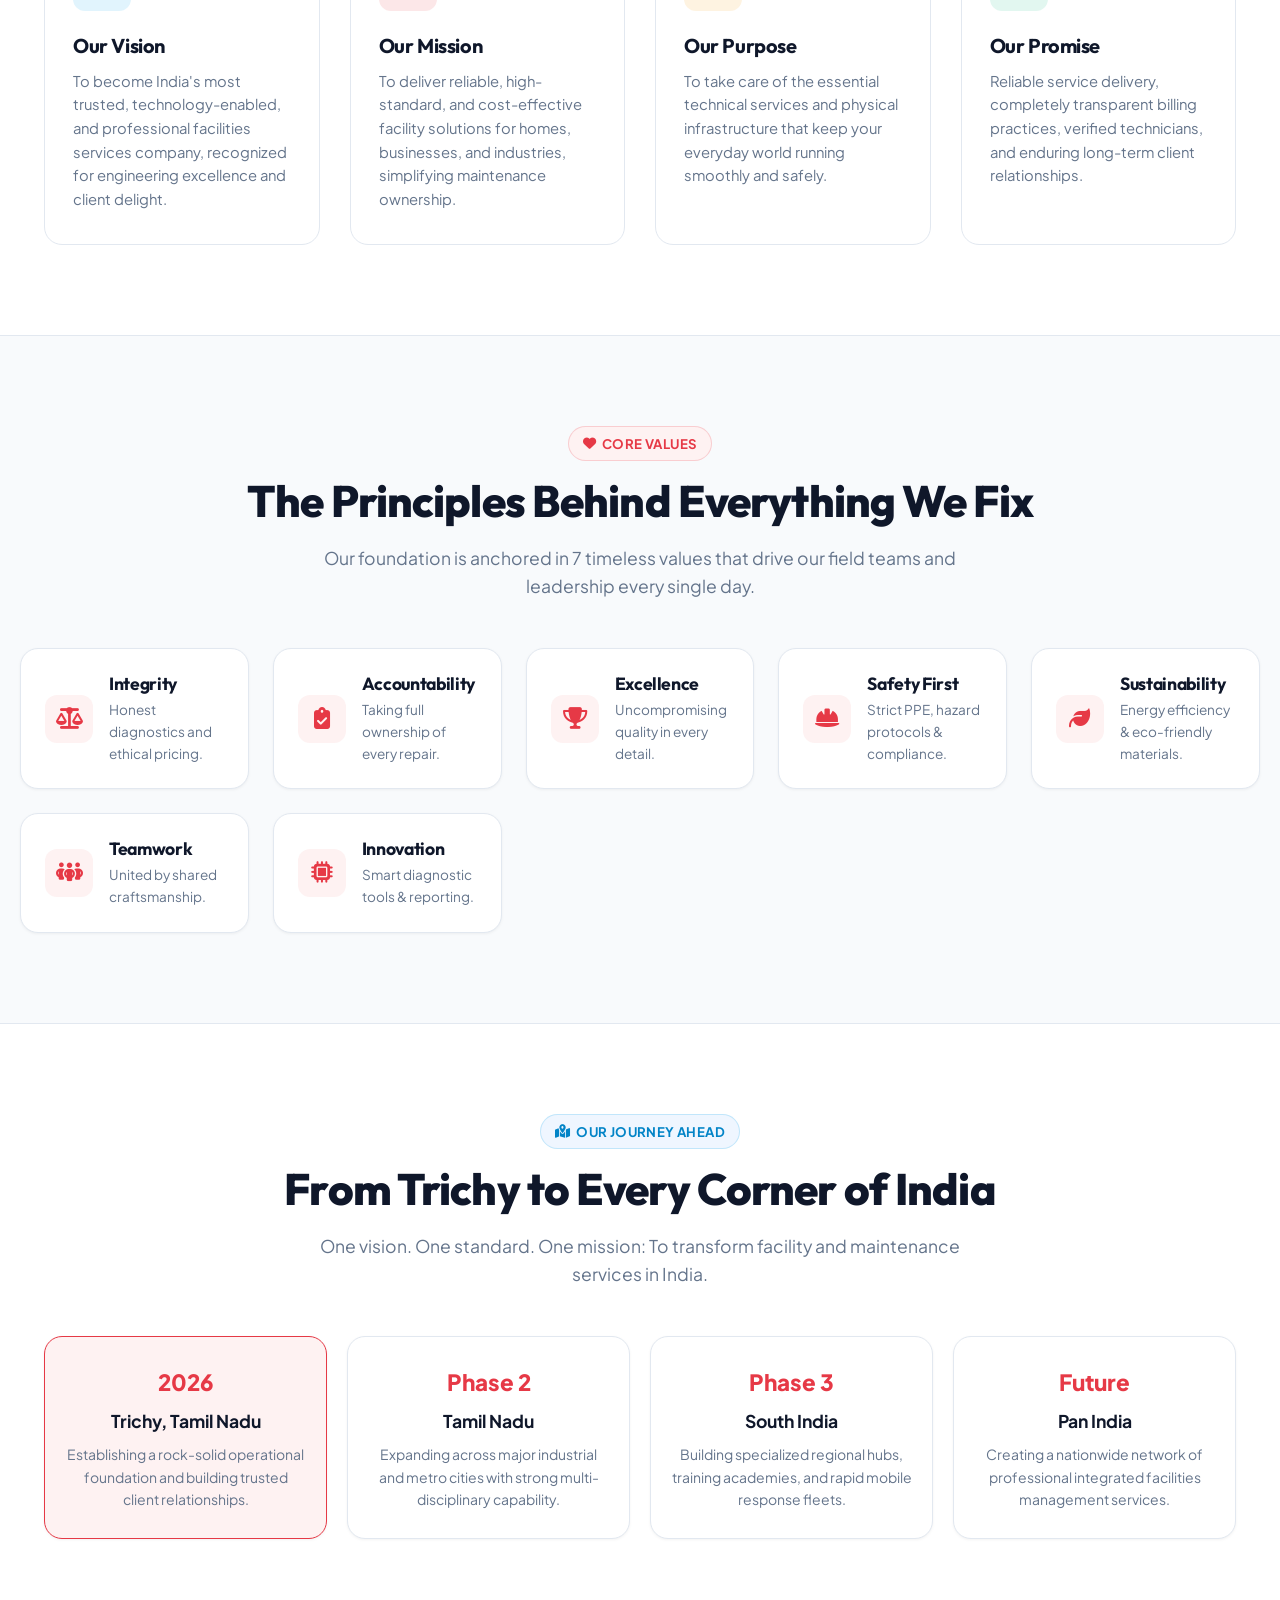
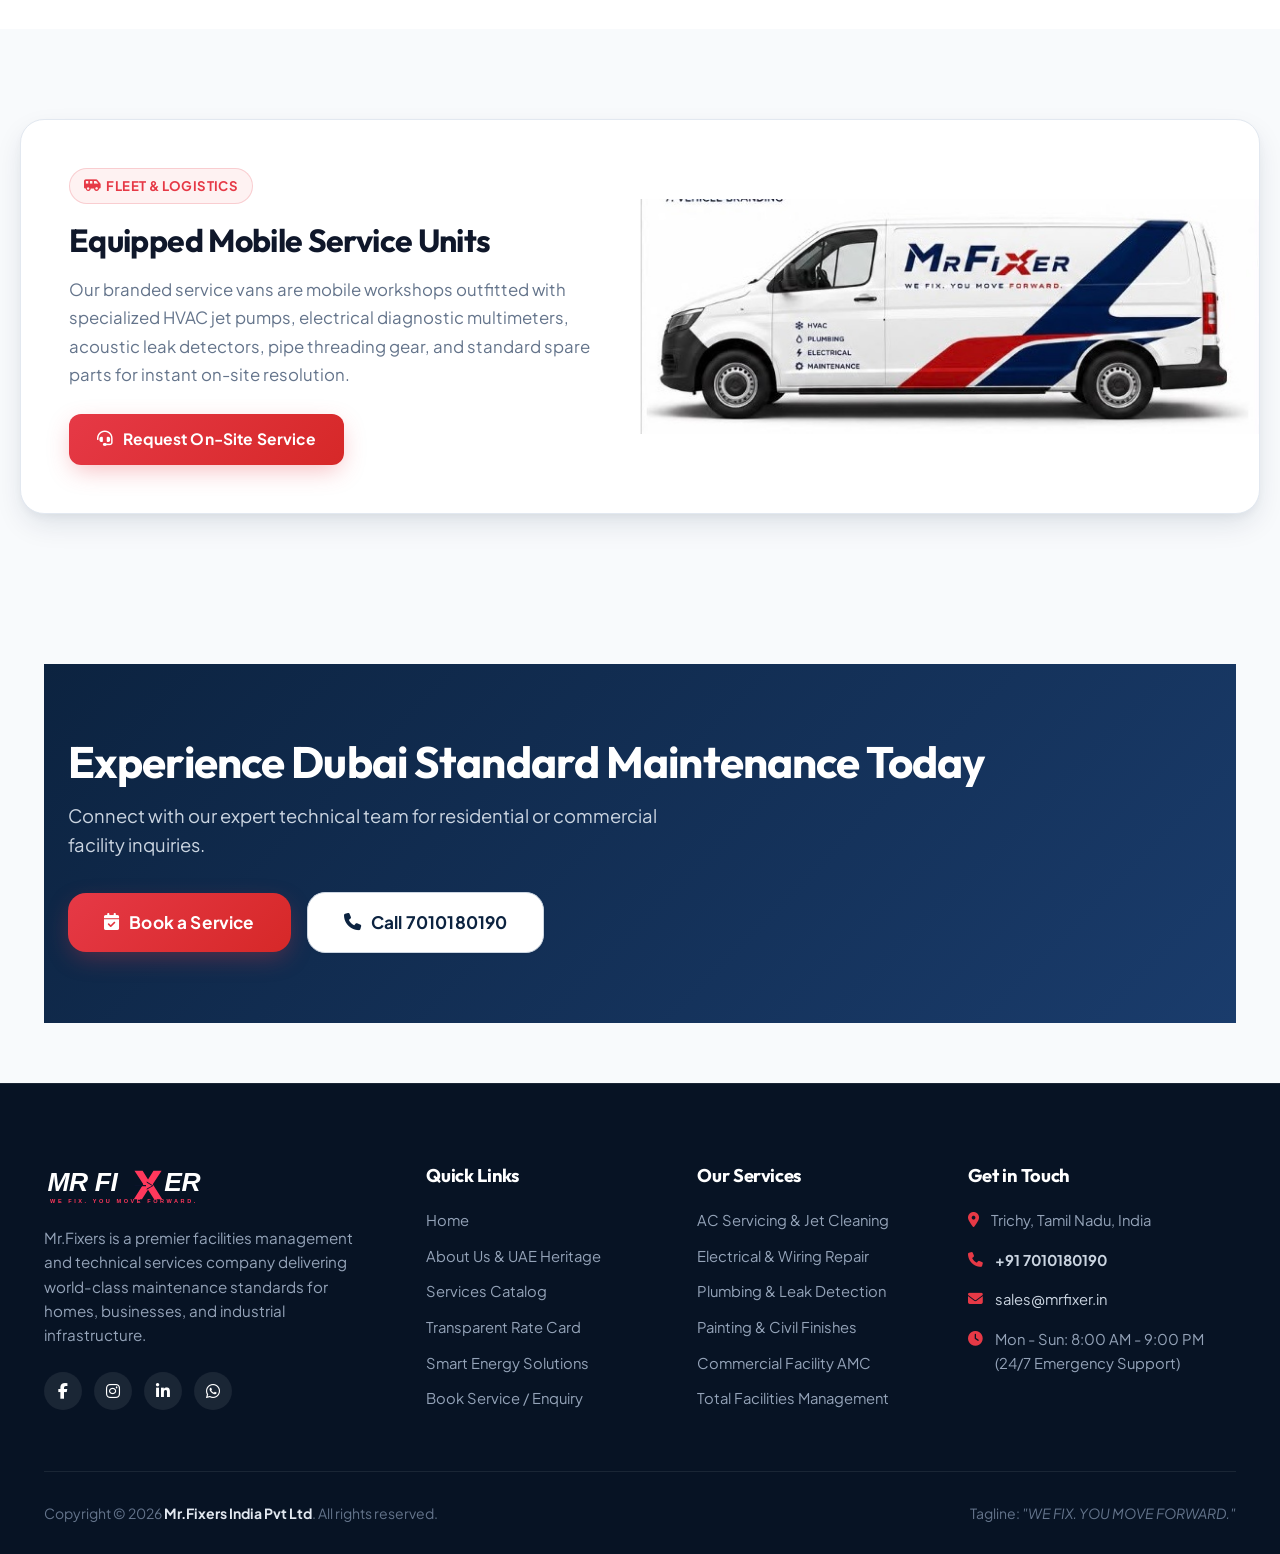
<file: about.html>
<!DOCTYPE html>
<html lang="en">
<head>
  <meta charset="UTF-8">
  <meta name="viewport" content="width=device-width, initial-scale=1.0">
  <meta name="description" content="About Mr.Fixers India Pvt Ltd - Built on 20+ years of UAE and Dubai facility management leadership, delivering world-class maintenance across India.">
  <title>About Us | Mr.Fixers India Pvt Ltd</title>
  
  <!-- Favicon -->
  <link rel="icon" type="image/png" href="assets/images/favicon.png">
  
  <!-- FontAwesome Icons (HTTPS) -->
  <link rel="stylesheet" href="https://cdnjs.cloudflare.com/ajax/libs/font-awesome/6.5.1/css/all.min.css">
  
  <!-- Core Stylesheet -->
  <link rel="stylesheet" href="assets/css/style.css">
  
  <!-- Zero-Flicker Dark Mode Init -->
  <script>
    (function() {
      const saved = localStorage.getItem('mrfixers_theme_preference');
      const prefersDark = window.matchMedia && window.matchMedia('(prefers-color-scheme: dark)').matches;
      document.documentElement.setAttribute('data-theme', saved || (prefersDark ? 'dark' : 'light'));
    })();
  </script>
</head>
<body>

  <!-- Top Announcement & Contact Bar -->
  <div class="top-bar">
    <div class="container top-bar-inner">
      <div class="top-bar-left">
        <span class="top-bar-item">
          <span class="top-badge">EST. 2026</span>
          Built on 20+ Years UAE & Dubai Facility Management Leadership
        </span>
      </div>
      <div class="top-bar-right">
        <span class="top-bar-item">
          <i class="fa-solid fa-phone"></i>
          <a href="tel:+917010180190">+91 7010180190</a>
        </span>
        <span class="top-bar-item">
          <i class="fa-solid fa-envelope"></i>
          <a href="mailto:sales@mrfixer.in">sales@mrfixer.in</a>
        </span>
        <span class="top-bar-item">
          <i class="fa-solid fa-location-dot"></i>
          Trichy, Tamil Nadu
        </span>
      </div>
    </div>
  </div>

  <!-- Main Navigation Header -->
  <header class="site-header">
    <div class="container navbar">
      <a href="index.html" class="brand-logo-wrap">
        <img src="assets/images/logo-light.svg" alt="Mr.Fixers" class="brand-logo logo-light-only">
        <img src="assets/images/logo-dark.svg" alt="Mr.Fixers" class="brand-logo logo-dark-only">
      </a>

      <div class="city-pill">
        <i class="fa-solid fa-location-dot"></i>
        <span>Trichy, TN</span>
      </div>

      <nav class="nav-menu">
        <a href="index.html" class="nav-link">Home</a>
        <a href="about.html" class="nav-link active">About Us</a>
        <a href="services.html" class="nav-link">Services & Rates</a>
        <a href="services.html#beyond-maintenance" class="nav-link">Smart Solutions</a>
        <a href="enquiry.html" class="nav-link">Contact & Book</a>
      </nav>

      <div class="header-actions">
        <button class="theme-toggle-btn" title="Toggle Light/Dark Theme" aria-label="Toggle theme">
          <i class="fa-solid fa-moon"></i>
        </button>
        <a href="enquiry.html" class="btn btn-primary btn-sm">
          <i class="fa-solid fa-calendar-check"></i>
          <span>Book a Fixer</span>
        </a>
        <button class="mobile-toggle-btn" aria-label="Open navigation menu">
          <i class="fa-solid fa-bars"></i>
        </button>
      </div>
    </div>
  </header>

  <!-- Mobile Off-Canvas Drawer -->
  <div class="mobile-drawer">
    <div class="drawer-content">
      <div class="drawer-header">
        <img src="assets/images/logo-light.svg" alt="Mr.Fixers" class="brand-logo logo-light-only" style="height: 38px;">
        <img src="assets/images/logo-dark.svg" alt="Mr.Fixers" class="brand-logo logo-dark-only" style="height: 38px;">
        <button class="drawer-close-btn" aria-label="Close menu">
          <i class="fa-solid fa-xmark"></i>
        </button>
      </div>
      <div class="drawer-nav">
        <a href="index.html"><span><i class="fa-solid fa-house" style="margin-right: 12px; color: var(--brand-red);"></i>Home</span> <i class="fa-solid fa-chevron-right"></i></a>
        <a href="about.html" class="active"><span><i class="fa-solid fa-building" style="margin-right: 12px; color: var(--brand-red);"></i>About Us</span> <i class="fa-solid fa-chevron-right"></i></a>
        <a href="services.html"><span><i class="fa-solid fa-screwdriver-wrench" style="margin-right: 12px; color: var(--brand-red);"></i>Services & Rates</span> <i class="fa-solid fa-chevron-right"></i></a>
        <a href="services.html#beyond-maintenance"><span><i class="fa-solid fa-bolt-lightning" style="margin-right: 12px; color: var(--brand-red);"></i>Smart Solutions</span> <i class="fa-solid fa-chevron-right"></i></a>
        <a href="enquiry.html"><span><i class="fa-solid fa-headset" style="margin-right: 12px; color: var(--brand-red);"></i>Contact & Enquiry</span> <i class="fa-solid fa-chevron-right"></i></a>
      </div>
      <div class="drawer-footer">
        <a href="tel:+917010180190" class="btn btn-navy">
          <i class="fa-solid fa-phone"></i> Call 7010180190
        </a>
        <a href="https://wa.me/917010180190" target="_blank" class="btn btn-whatsapp">
          <i class="fa-brands fa-whatsapp"></i> WhatsApp
        </a>
      </div>
    </div>
  </div>

  <main>
    <!-- ABOUT HERO HEADER -->
    <section class="about-hero">
      <div class="container text-center">
        <span class="badge badge-red" style="background: rgba(255, 255, 255, 0.15); color: #ffffff; border-color: rgba(255, 255, 255, 0.3);"><i class="fa-solid fa-shield-halved"></i> Our Story & Vision</span>
        <h1 class="section-title" style="margin-top: 16px;">Built on Experience. Focused on India.</h1>
        <p class="section-desc">MRFIXER is a next-generation facilities management and technical services company bringing Middle East service precision and transparent engineering to India.</p>
      </div>
    </section>

    <!-- STORY & DUBAI HERITAGE -->
    <section class="container">
      <div class="about-story-grid">
        <div>
          <span class="badge badge-red"><i class="fa-solid fa-history"></i> Who We Are</span>
          <h2 class="section-title" style="text-align: left; margin-top: 14px;">Next-Generation Facility Management for Every Need</h2>
          <p style="font-size: 1.05rem; line-height: 1.7; margin-bottom: 20px;">
            <strong>MRFIXER (Mr.Fixers India Pvt Ltd)</strong> is a Trichy-based facilities management and technical services company established in 2026 by seasoned industry professionals with over <strong>20+ years of combined leadership experience in the UAE - Dubai</strong>, managing iconic residential communities, high-rise commercial towers, and industrial infrastructure.
          </p>
          <p style="font-size: 1.025rem; line-height: 1.7; margin-bottom: 24px;">
            Our mission is to bridge the gap in the Indian maintenance sector by offering verified, punctual, transparent, and technology-driven facility solutions. Whether it is a single air conditioning repair at home or total facility management for an enterprise campus, we take care of the details so you can move forward with confidence.
          </p>
          
          <div style="display: grid; grid-template-columns: 1fr 1fr; gap: 20px;">
            <div style="background: var(--bg-surface-alt); padding: 18px; border-radius: var(--radius-md); border-left: 3px solid var(--brand-red);">
              <h4 style="font-size: 1.05rem; margin-bottom: 6px;">Dubai Quality Standards</h4>
              <p style="font-size: 0.875rem;">Standardized SOPs, calibrated tools, and rigorous preventive maintenance protocols.</p>
            </div>
            <div style="background: var(--bg-surface-alt); padding: 18px; border-radius: var(--radius-md); border-left: 3px solid var(--brand-green);">
              <h4 style="font-size: 1.05rem; margin-bottom: 6px;">Customer-Centric Pricing</h4>
              <p style="font-size: 0.875rem;">Upfront fixed rate cards. Inspection fees are discounted when repair work is awarded.</p>
            </div>
          </div>
        </div>

        <div style="position: relative;">
          <img src="assets/images/dubai-skyline-banner.jpg" alt="Dubai Iconic Projects Experience" style="border-radius: var(--radius-xl); box-shadow: var(--shadow-xl); border: 1px solid var(--border-subtle);">
          <div style="position: absolute; bottom: 20px; right: 20px; background: rgba(12, 35, 64, 0.92); color: #fff; padding: 16px 20px; border-radius: var(--radius-lg); backdrop-filter: blur(10px); max-width: 280px; box-shadow: var(--shadow-lg);">
            <div style="font-size: 1.4rem; font-weight: 900; color: #ff6b76;">20+ Years</div>
            <div style="font-size: 0.85rem; font-weight: 600;">UAE - Dubai Leadership Handling Iconic Projects</div>
          </div>
        </div>
      </div>
    </section>

    <!-- VISION, MISSION, PURPOSE & PROMISE -->
    <section style="background: var(--bg-surface); padding: 90px 0; border-top: 1px solid var(--border-subtle); border-bottom: 1px solid var(--border-subtle);">
      <div class="container">
        <div class="section-header text-center">
          <span class="badge badge-primary"><i class="fa-solid fa-compass"></i> Guiding Principles</span>
          <h2 class="section-title">Our Vision, Mission & Promise</h2>
        </div>

        <div class="why-grid">
          <!-- Vision -->
          <div class="why-card">
            <div class="why-card-icon" style="background: rgba(14, 165, 233, 0.12); color: #0284c7;">
              <i class="fa-solid fa-eye"></i>
            </div>
            <h3>Our Vision</h3>
            <p>To become India's most trusted, technology-enabled, and professional facilities services company, recognized for engineering excellence and client delight.</p>
          </div>

          <!-- Mission -->
          <div class="why-card">
            <div class="why-card-icon" style="background: rgba(230, 57, 70, 0.12); color: var(--brand-red);">
              <i class="fa-solid fa-bullseye"></i>
            </div>
            <h3>Our Mission</h3>
            <p>To deliver reliable, high-standard, and cost-effective facility solutions for homes, businesses, and industries, simplifying maintenance ownership.</p>
          </div>

          <!-- Purpose -->
          <div class="why-card">
            <div class="why-card-icon" style="background: rgba(245, 158, 11, 0.12); color: #d97706;">
              <i class="fa-solid fa-lightbulb"></i>
            </div>
            <h3>Our Purpose</h3>
            <p>To take care of the essential technical services and physical infrastructure that keep your everyday world running smoothly and safely.</p>
          </div>

          <!-- Promise -->
          <div class="why-card">
            <div class="why-card-icon" style="background: rgba(16, 185, 129, 0.12); color: var(--brand-green);">
              <i class="fa-solid fa-handshake"></i>
            </div>
            <h3>Our Promise</h3>
            <p>Reliable service delivery, completely transparent billing practices, verified technicians, and enduring long-term client relationships.</p>
          </div>
        </div>
      </div>
    </section>

    <!-- CORE VALUES SECTION -->
    <section class="container" style="padding: 90px 0;">
      <div class="section-header text-center">
        <span class="badge badge-red"><i class="fa-solid fa-heart"></i> Core Values</span>
        <h2 class="section-title">The Principles Behind Everything We Fix</h2>
        <p class="section-desc">Our foundation is anchored in 7 timeless values that drive our field teams and leadership every single day.</p>
      </div>

      <div class="values-grid">
        <div class="value-pill-card">
          <div class="value-icon"><i class="fa-solid fa-scale-balanced"></i></div>
          <div>
            <h4 style="font-size: 1.1rem; margin-bottom: 4px;">Integrity</h4>
            <p style="font-size: 0.85rem;">Honest diagnostics and ethical pricing.</p>
          </div>
        </div>

        <div class="value-pill-card">
          <div class="value-icon"><i class="fa-solid fa-clipboard-check"></i></div>
          <div>
            <h4 style="font-size: 1.1rem; margin-bottom: 4px;">Accountability</h4>
            <p style="font-size: 0.85rem;">Taking full ownership of every repair.</p>
          </div>
        </div>

        <div class="value-pill-card">
          <div class="value-icon"><i class="fa-solid fa-trophy"></i></div>
          <div>
            <h4 style="font-size: 1.1rem; margin-bottom: 4px;">Excellence</h4>
            <p style="font-size: 0.85rem;">Uncompromising quality in every detail.</p>
          </div>
        </div>

        <div class="value-pill-card">
          <div class="value-icon"><i class="fa-solid fa-helmet-safety"></i></div>
          <div>
            <h4 style="font-size: 1.1rem; margin-bottom: 4px;">Safety First</h4>
            <p style="font-size: 0.85rem;">Strict PPE, hazard protocols & compliance.</p>
          </div>
        </div>

        <div class="value-pill-card">
          <div class="value-icon"><i class="fa-solid fa-leaf"></i></div>
          <div>
            <h4 style="font-size: 1.1rem; margin-bottom: 4px;">Sustainability</h4>
            <p style="font-size: 0.85rem;">Energy efficiency & eco-friendly materials.</p>
          </div>
        </div>

        <div class="value-pill-card">
          <div class="value-icon"><i class="fa-solid fa-people-group"></i></div>
          <div>
            <h4 style="font-size: 1.1rem; margin-bottom: 4px;">Teamwork</h4>
            <p style="font-size: 0.85rem;">United by shared craftsmanship.</p>
          </div>
        </div>

        <div class="value-pill-card">
          <div class="value-icon"><i class="fa-solid fa-microchip"></i></div>
          <div>
            <h4 style="font-size: 1.1rem; margin-bottom: 4px;">Innovation</h4>
            <p style="font-size: 0.85rem;">Smart diagnostic tools & reporting.</p>
          </div>
        </div>
      </div>
    </section>

    <!-- GROWTH ROADMAP -->
    <section style="background: var(--bg-surface); padding: 90px 0; border-top: 1px solid var(--border-subtle);">
      <div class="container">
        <div class="section-header text-center">
          <span class="badge badge-primary"><i class="fa-solid fa-map-location-dot"></i> Our Journey Ahead</span>
          <h2 class="section-title">From Trichy to Every Corner of India</h2>
          <p class="section-desc">One vision. One standard. One mission: To transform facility and maintenance services in India.</p>
        </div>

        <div class="roadmap-strip">
          <div class="roadmap-card active">
            <div class="roadmap-year">2026</div>
            <div class="roadmap-city">Trichy, Tamil Nadu</div>
            <p style="font-size: 0.875rem;">Establishing a rock-solid operational foundation and building trusted client relationships.</p>
          </div>

          <div class="roadmap-card">
            <div class="roadmap-year">Phase 2</div>
            <div class="roadmap-city">Tamil Nadu</div>
            <p style="font-size: 0.875rem;">Expanding across major industrial and metro cities with strong multi-disciplinary capability.</p>
          </div>

          <div class="roadmap-card">
            <div class="roadmap-year">Phase 3</div>
            <div class="roadmap-city">South India</div>
            <p style="font-size: 0.875rem;">Building specialized regional hubs, training academies, and rapid mobile response fleets.</p>
          </div>

          <div class="roadmap-card">
            <div class="roadmap-year">Future</div>
            <div class="roadmap-city">Pan India</div>
            <p style="font-size: 0.875rem;">Creating a nationwide network of professional integrated facilities management services.</p>
          </div>
        </div>
      </div>
    </section>

    <!-- BRANDED VEHICLE & TEAM SHOWCASE -->
    <section class="container" style="padding: 90px 0;">
      <div style="background: var(--bg-card); border-radius: var(--radius-xl); border: 1px solid var(--border-subtle); overflow: hidden; box-shadow: var(--shadow-lg); display: grid; grid-template-columns: 1fr 1fr; align-items: center;">
        <div style="padding: 48px;">
          <span class="badge badge-red"><i class="fa-solid fa-van-shuttle"></i> Fleet & Logistics</span>
          <h2 style="font-size: 2rem; margin: 16px 0;">Equipped Mobile Service Units</h2>
          <p style="font-size: 1.05rem; line-height: 1.7; margin-bottom: 24px;">
            Our branded service vans are mobile workshops outfitted with specialized HVAC jet pumps, electrical diagnostic multimeters, acoustic leak detectors, pipe threading gear, and standard spare parts for instant on-site resolution.
          </p>
          <a href="enquiry.html" class="btn btn-primary">
            <i class="fa-solid fa-headset"></i> Request On-Site Service
          </a>
        </div>
        <div>
          <img src="assets/images/van-branding.jpg" alt="MrFixer Branded Service Van" style="width: 100%; height: 100%; object-fit: cover;">
        </div>
      </div>
    </section>

    <!-- BOTTOM CTA BANNER -->
    <div class="container">
      <div class="cta-banner">
        <div class="container cta-banner-inner">
          <div class="cta-text">
            <h2>Experience Dubai Standard Maintenance Today</h2>
            <p>Connect with our expert technical team for residential or commercial facility inquiries.</p>
          </div>
          <div class="cta-actions">
            <a href="enquiry.html" class="btn btn-primary btn-lg">
              <i class="fa-solid fa-calendar-check"></i> Book a Service
            </a>
            <a href="tel:+917010180190" class="btn btn-secondary btn-lg" style="background: #ffffff; color: #0c2340;">
              <i class="fa-solid fa-phone"></i> Call 7010180190
            </a>
          </div>
        </div>
      </div>
    </div>
  </main>

  <!-- UNIVERSAL FOOTER -->
  <footer class="site-footer">
    <div class="container">
      <div class="footer-grid">
        <div class="footer-brand">
          <img src="assets/images/logo-dark.svg" alt="Mr.Fixers" class="footer-logo">
          <p>Mr.Fixers is a premier facilities management and technical services company delivering world-class maintenance standards for homes, businesses, and industrial infrastructure.</p>
          <div class="footer-socials">
            <a href="#" class="social-btn" aria-label="Facebook"><i class="fa-brands fa-facebook-f"></i></a>
            <a href="#" class="social-btn" aria-label="Instagram"><i class="fa-brands fa-instagram"></i></a>
            <a href="#" class="social-btn" aria-label="LinkedIn"><i class="fa-brands fa-linkedin-in"></i></a>
            <a href="https://wa.me/917010180190" target="_blank" class="social-btn" aria-label="WhatsApp"><i class="fa-brands fa-whatsapp"></i></a>
          </div>
        </div>

        <div class="footer-col">
          <h4>Quick Links</h4>
          <div class="footer-links">
            <a href="index.html">Home</a>
            <a href="about.html">About Us & UAE Heritage</a>
            <a href="services.html">Services Catalog</a>
            <a href="services.html#rate-card">Transparent Rate Card</a>
            <a href="services.html#beyond-maintenance">Smart Energy Solutions</a>
            <a href="enquiry.html">Book Service / Enquiry</a>
          </div>
        </div>

        <div class="footer-col">
          <h4>Our Services</h4>
          <div class="footer-links">
            <a href="services.html#ac-service">AC Servicing & Jet Cleaning</a>
            <a href="services.html#electrical">Electrical & Wiring Repair</a>
            <a href="services.html#plumbing">Plumbing & Leak Detection</a>
            <a href="services.html#painting">Painting & Civil Finishes</a>
            <a href="services.html#commercial">Commercial Facility AMC</a>
            <a href="services.html#tfm">Total Facilities Management</a>
          </div>
        </div>

        <div class="footer-col">
          <h4>Get in Touch</h4>
          <div class="footer-contact-item">
            <i class="fa-solid fa-location-dot"></i>
            <span>Trichy, Tamil Nadu, India</span>
          </div>
          <div class="footer-contact-item">
            <i class="fa-solid fa-phone"></i>
            <a href="tel:+917010180190" style="color: #cbd5e1; font-weight: 700;">+91 7010180190</a>
          </div>
          <div class="footer-contact-item">
            <i class="fa-solid fa-envelope"></i>
            <a href="mailto:sales@mrfixer.in" style="color: #cbd5e1;">sales@mrfixer.in</a>
          </div>
          <div class="footer-contact-item">
            <i class="fa-solid fa-clock"></i>
            <span>Mon - Sun: 8:00 AM - 9:00 PM<br>(24/7 Emergency Support)</span>
          </div>
        </div>
      </div>

      <div class="footer-bottom">
        <div>
          Copyright &copy; 2026 <span class="footer-bottom-company">Mr.Fixers India Pvt Ltd</span>. All rights reserved.
        </div>
        <div>
          <span>Tagline: <em>"WE FIX. YOU MOVE FORWARD."</em></span>
        </div>
      </div>
    </div>
  </footer>

  <a href="https://wa.me/917010180190?text=Hi%20Mr.Fixer,%20I%20would%20like%20to%20learn%20more%20about%20your%20company." target="_blank" class="floating-whatsapp-btn" aria-label="Chat on WhatsApp">
    <i class="fa-brands fa-whatsapp"></i>
  </a>

  <div class="mobile-bottom-bar">
    <div class="mobile-bottom-grid">
      <a href="tel:+917010180190" class="btn btn-navy btn-sm" style="padding: 10px;">
        <i class="fa-solid fa-phone"></i> Call Now
      </a>
      <a href="enquiry.html" class="btn btn-primary btn-sm" style="padding: 10px;">
        <i class="fa-solid fa-calendar-check"></i> Book Fixer
      </a>
    </div>
  </div>

  <script src="assets/js/main.js"></script>
</body>
</html>
</file>
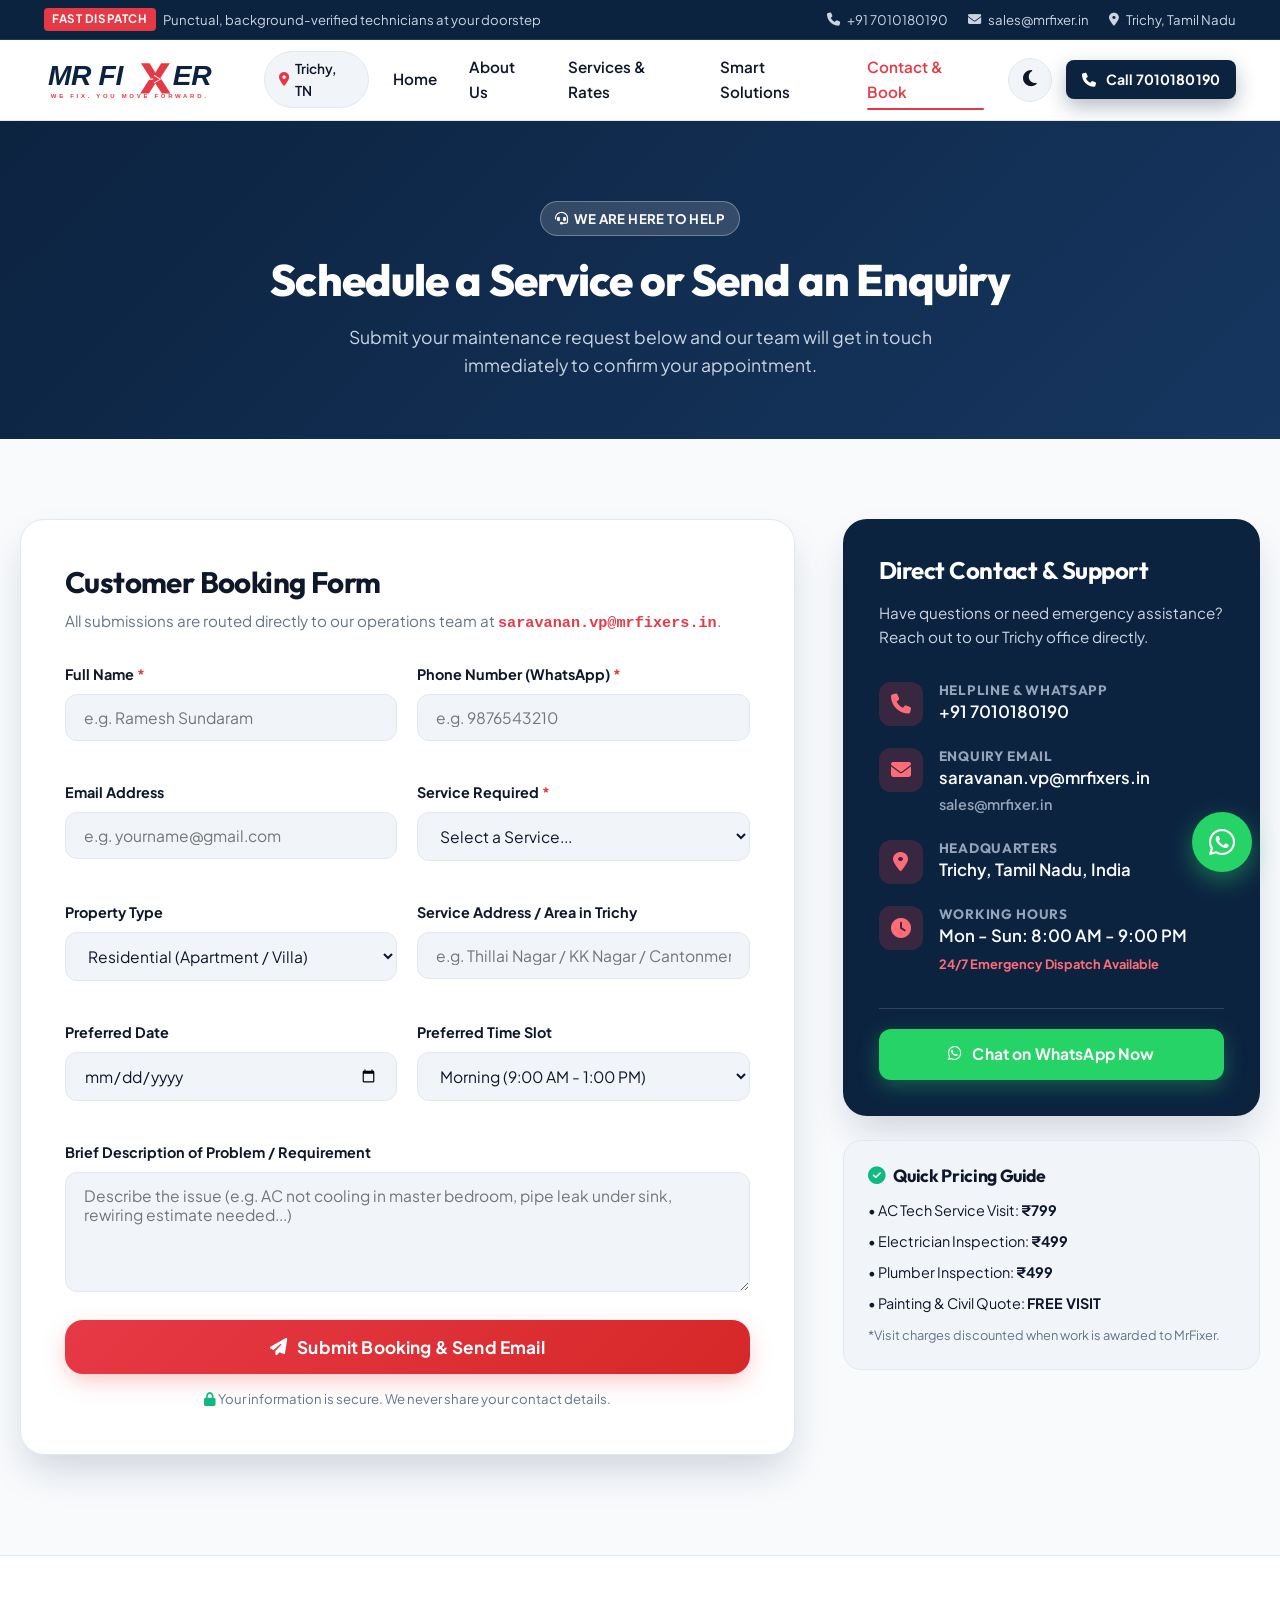
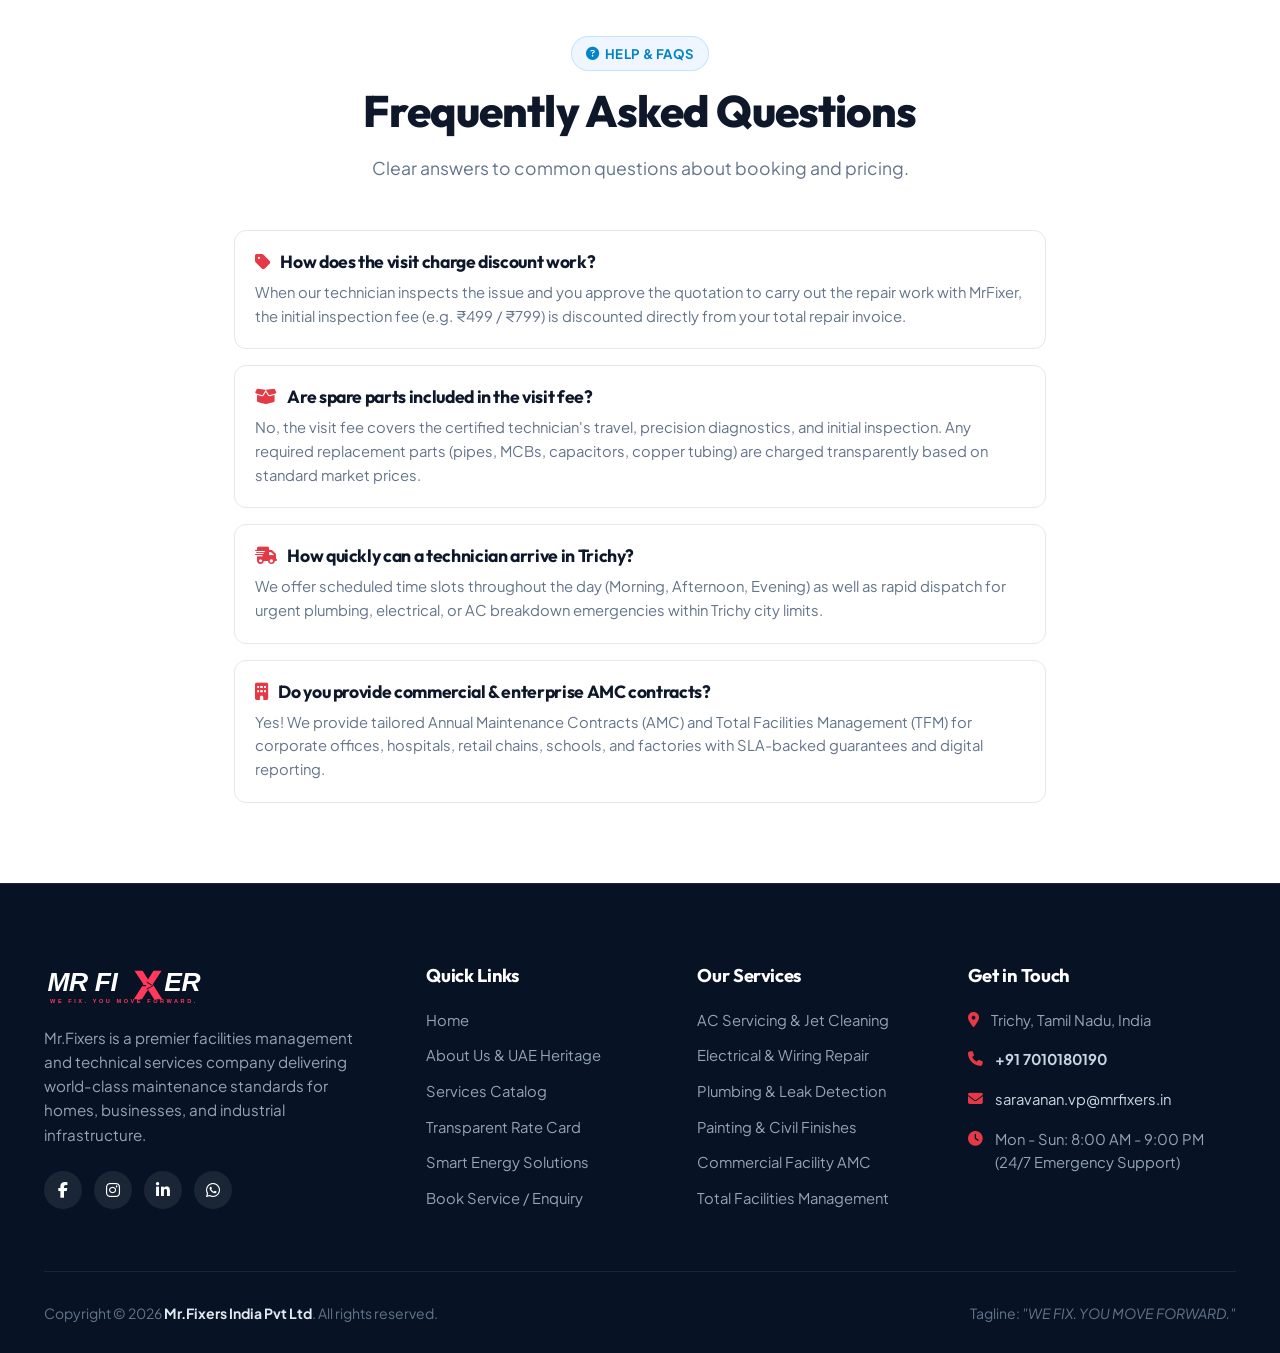
<file: enquiry.html>
<!DOCTYPE html>
<html lang="en">
<head>
  <meta charset="UTF-8">
  <meta name="viewport" content="width=device-width, initial-scale=1.0">
  <meta name="description" content="Book a service or make an enquiry with Mr.Fixers India Pvt Ltd. Email directly routed to saravanan.vp@mrfixers.in or call +91 7010180190.">
  <title>Book a Service & Enquiry | Mr.Fixers India Pvt Ltd</title>
  
  <!-- Favicon -->
  <link rel="icon" type="image/png" href="assets/images/favicon.png">
  
  <!-- FontAwesome Icons (HTTPS) -->
  <link rel="stylesheet" href="https://cdnjs.cloudflare.com/ajax/libs/font-awesome/6.5.1/css/all.min.css">
  
  <!-- Core Stylesheet -->
  <link rel="stylesheet" href="assets/css/style.css">
  
  <!-- Zero-Flicker Dark Mode Init -->
  <script>
    (function() {
      const saved = localStorage.getItem('mrfixers_theme_preference');
      const prefersDark = window.matchMedia && window.matchMedia('(prefers-color-scheme: dark)').matches;
      document.documentElement.setAttribute('data-theme', saved || (prefersDark ? 'dark' : 'light'));
    })();
  </script>
</head>
<body>

  <!-- Top Announcement & Contact Bar -->
  <div class="top-bar">
    <div class="container top-bar-inner">
      <div class="top-bar-left">
        <span class="top-bar-item">
          <span class="top-badge">FAST DISPATCH</span>
          Punctual, background-verified technicians at your doorstep
        </span>
      </div>
      <div class="top-bar-right">
        <span class="top-bar-item">
          <i class="fa-solid fa-phone"></i>
          <a href="tel:+917010180190">+91 7010180190</a>
        </span>
        <span class="top-bar-item">
          <i class="fa-solid fa-envelope"></i>
          <a href="mailto:sales@mrfixer.in">sales@mrfixer.in</a>
        </span>
        <span class="top-bar-item">
          <i class="fa-solid fa-location-dot"></i>
          Trichy, Tamil Nadu
        </span>
      </div>
    </div>
  </div>

  <!-- Main Navigation Header -->
  <header class="site-header">
    <div class="container navbar">
      <a href="index.html" class="brand-logo-wrap">
        <img src="assets/images/logo-light.svg" alt="Mr.Fixers" class="brand-logo logo-light-only">
        <img src="assets/images/logo-dark.svg" alt="Mr.Fixers" class="brand-logo logo-dark-only">
      </a>

      <div class="city-pill">
        <i class="fa-solid fa-location-dot"></i>
        <span>Trichy, TN</span>
      </div>

      <nav class="nav-menu">
        <a href="index.html" class="nav-link">Home</a>
        <a href="about.html" class="nav-link">About Us</a>
        <a href="services.html" class="nav-link">Services & Rates</a>
        <a href="services.html#beyond-maintenance" class="nav-link">Smart Solutions</a>
        <a href="enquiry.html" class="nav-link active">Contact & Book</a>
      </nav>

      <div class="header-actions">
        <button class="theme-toggle-btn" title="Toggle Light/Dark Theme" aria-label="Toggle theme">
          <i class="fa-solid fa-moon"></i>
        </button>
        <a href="tel:+917010180190" class="btn btn-navy btn-sm">
          <i class="fa-solid fa-phone"></i>
          <span>Call 7010180190</span>
        </a>
        <button class="mobile-toggle-btn" aria-label="Open navigation menu">
          <i class="fa-solid fa-bars"></i>
        </button>
      </div>
    </div>
  </header>

  <!-- Mobile Off-Canvas Drawer -->
  <div class="mobile-drawer">
    <div class="drawer-content">
      <div class="drawer-header">
        <img src="assets/images/logo-light.svg" alt="Mr.Fixers" class="brand-logo logo-light-only" style="height: 38px;">
        <img src="assets/images/logo-dark.svg" alt="Mr.Fixers" class="brand-logo logo-dark-only" style="height: 38px;">
        <button class="drawer-close-btn" aria-label="Close menu">
          <i class="fa-solid fa-xmark"></i>
        </button>
      </div>
      <div class="drawer-nav">
        <a href="index.html"><span><i class="fa-solid fa-house" style="margin-right: 12px; color: var(--brand-red);"></i>Home</span> <i class="fa-solid fa-chevron-right"></i></a>
        <a href="about.html"><span><i class="fa-solid fa-building" style="margin-right: 12px; color: var(--brand-red);"></i>About Us</span> <i class="fa-solid fa-chevron-right"></i></a>
        <a href="services.html"><span><i class="fa-solid fa-screwdriver-wrench" style="margin-right: 12px; color: var(--brand-red);"></i>Services & Rates</span> <i class="fa-solid fa-chevron-right"></i></a>
        <a href="services.html#beyond-maintenance"><span><i class="fa-solid fa-bolt-lightning" style="margin-right: 12px; color: var(--brand-red);"></i>Smart Solutions</span> <i class="fa-solid fa-chevron-right"></i></a>
        <a href="enquiry.html" class="active"><span><i class="fa-solid fa-headset" style="margin-right: 12px; color: var(--brand-red);"></i>Contact & Enquiry</span> <i class="fa-solid fa-chevron-right"></i></a>
      </div>
      <div class="drawer-footer">
        <a href="tel:+917010180190" class="btn btn-navy">
          <i class="fa-solid fa-phone"></i> Call 7010180190
        </a>
        <a href="https://wa.me/917010180190" target="_blank" class="btn btn-whatsapp">
          <i class="fa-brands fa-whatsapp"></i> WhatsApp
        </a>
      </div>
    </div>
  </div>

  <main>
    <!-- ENQUIRY HEADER -->
    <section class="about-hero">
      <div class="container text-center">
        <span class="badge badge-red" style="background: rgba(255, 255, 255, 0.15); color: #ffffff; border-color: rgba(255, 255, 255, 0.3);"><i class="fa-solid fa-headset"></i> We are Here to Help</span>
        <h1 class="section-title" style="margin-top: 16px;">Schedule a Service or Send an Enquiry</h1>
        <p class="section-desc">Submit your maintenance request below and our team will get in touch immediately to confirm your appointment.</p>
      </div>
    </section>

    <!-- ENQUIRY & CONTACT SECTION -->
    <section class="container enquiry-section">
      <div class="enquiry-grid">
        <!-- Left: Booking Form -->
        <div class="form-card">
          <div style="margin-bottom: 28px;">
            <h2 style="font-size: 1.85rem; margin-bottom: 8px;">Customer Booking Form</h2>
            <p style="font-size: 0.95rem;">All submissions are routed directly to our operations team at <code style="color: var(--brand-red); font-weight: 700;">saravanan.vp@mrfixers.in</code>.</p>
          </div>

          <form id="mrfixersEnquiryForm">
            <!-- Full Name & Phone -->
            <div class="form-group-row">
              <div class="form-group">
                <label for="customer_name" class="form-label">Full Name <span class="req">*</span></label>
                <input type="text" id="customer_name" class="form-control" placeholder="e.g. Ramesh Sundaram" required>
              </div>
              <div class="form-group">
                <label for="customer_phone" class="form-label">Phone Number (WhatsApp) <span class="req">*</span></label>
                <input type="tel" id="customer_phone" class="form-control" placeholder="e.g. 9876543210" required>
              </div>
            </div>

            <!-- Email & Service Category -->
            <div class="form-group-row">
              <div class="form-group">
                <label for="customer_email" class="form-label">Email Address</label>
                <input type="email" id="customer_email" class="form-control" placeholder="e.g. yourname@gmail.com">
              </div>
              <div class="form-group">
                <label for="service_select" class="form-label">Service Required <span class="req">*</span></label>
                <select id="service_select" class="form-control" required>
                  <option value="" disabled selected>Select a Service...</option>
                  <option value="AC Service & Repair (₹799 Visit)">AC Service & Repair (₹799 Visit)</option>
                  <option value="Electrician Inspection (₹499 Visit)">Electrician Inspection (₹499 Visit)</option>
                  <option value="Plumbing Solutions (₹499 Visit)">Plumbing Solutions (₹499 Visit)</option>
                  <option value="Painting & Civil Works (Free Quote)">Painting & Civil Works (Free Quote)</option>
                  <option value="Commercial Facility AMC">Commercial Facility AMC</option>
                  <option value="Industrial Maintenance">Industrial Maintenance</option>
                  <option value="Total Facilities Management (TFM)">Total Facilities Management (TFM)</option>
                  <option value="Smart Energy & Retrofit Solutions">Smart Energy & Retrofit Solutions</option>
                  <option value="Other Maintenance Request">Other General Maintenance</option>
                </select>
              </div>
            </div>

            <!-- Property Type & Location Address -->
            <div class="form-group-row">
              <div class="form-group">
                <label for="property_type" class="form-label">Property Type</label>
                <select id="property_type" class="form-control">
                  <option value="Residential (Apartment/Villa)">Residential (Apartment / Villa)</option>
                  <option value="Commercial (Office / Retail)">Commercial (Office / Retail)</option>
                  <option value="Hospital / Clinic">Hospital / Clinic</option>
                  <option value="School / Institution">School / Institution</option>
                  <option value="Industrial / Factory">Industrial / Factory</option>
                </select>
              </div>
              <div class="form-group">
                <label for="customer_address" class="form-label">Service Address / Area in Trichy</label>
                <input type="text" id="customer_address" class="form-control" placeholder="e.g. Thillai Nagar / KK Nagar / Cantonment">
              </div>
            </div>

            <!-- Preferred Date & Time Slot -->
            <div class="form-group-row">
              <div class="form-group">
                <label for="preferred_date" class="form-label">Preferred Date</label>
                <input type="date" id="preferred_date" class="form-control">
              </div>
              <div class="form-group">
                <label for="preferred_time" class="form-label">Preferred Time Slot</label>
                <select id="preferred_time" class="form-control">
                  <option value="Morning (9:00 AM - 1:00 PM)">Morning (9:00 AM - 1:00 PM)</option>
                  <option value="Afternoon (1:00 PM - 5:00 PM)">Afternoon (1:00 PM - 5:00 PM)</option>
                  <option value="Evening (5:00 PM - 8:00 PM)">Evening (5:00 PM - 8:00 PM)</option>
                  <option value="Urgent / Emergency (Earliest Slot)">Urgent / Emergency (Earliest Slot)</option>
                </select>
              </div>
            </div>

            <!-- Additional Requirement Details -->
            <div class="form-group">
              <label for="customer_notes" class="form-label">Brief Description of Problem / Requirement</label>
              <textarea id="customer_notes" class="form-control" placeholder="Describe the issue (e.g. AC not cooling in master bedroom, pipe leak under sink, rewiring estimate needed...)"></textarea>
            </div>

            <!-- Submit Button -->
            <div style="margin-top: 28px;">
              <button type="submit" class="btn btn-primary btn-lg" style="width: 100%;">
                <i class="fa-solid fa-paper-plane"></i> Submit Booking & Send Email
              </button>
            </div>

            <p style="font-size: 0.825rem; color: var(--text-muted); text-align: center; margin-top: 14px;">
              <i class="fa-solid fa-lock" style="color: var(--brand-green);"></i> Your information is secure. We never share your contact details.
            </p>
          </form>
        </div>

        <!-- Right: Contact Information & Hours -->
        <div>
          <div class="contact-info-card">
            <h3>Direct Contact & Support</h3>
            <p style="color: #cbd5e1; font-size: 0.95rem;">Have questions or need emergency assistance? Reach out to our Trichy office directly.</p>

            <div class="contact-detail-list">
              <div class="contact-detail-item">
                <div class="contact-icon-box"><i class="fa-solid fa-phone"></i></div>
                <div class="contact-detail-text">
                  <h5>Helpline & WhatsApp</h5>
                  <p><a href="tel:+917010180190">+91 7010180190</a></p>
                </div>
              </div>

              <div class="contact-detail-item">
                <div class="contact-icon-box"><i class="fa-solid fa-envelope"></i></div>
                <div class="contact-detail-text">
                  <h5>Enquiry Email</h5>
                  <p><a href="mailto:saravanan.vp@mrfixers.in">saravanan.vp@mrfixers.in</a></p>
                  <p><a href="mailto:sales@mrfixer.in" style="font-size: 0.9rem; color: #94a3b8;">sales@mrfixer.in</a></p>
                </div>
              </div>

              <div class="contact-detail-item">
                <div class="contact-icon-box"><i class="fa-solid fa-location-dot"></i></div>
                <div class="contact-detail-text">
                  <h5>Headquarters</h5>
                  <p>Trichy, Tamil Nadu, India</p>
                </div>
              </div>

              <div class="contact-detail-item">
                <div class="contact-icon-box"><i class="fa-solid fa-clock"></i></div>
                <div class="contact-detail-text">
                  <h5>Working Hours</h5>
                  <p>Mon - Sun: 8:00 AM - 9:00 PM</p>
                  <span style="font-size: 0.8rem; color: #ff6b76; font-weight: 700;">24/7 Emergency Dispatch Available</span>
                </div>
              </div>
            </div>

            <div style="padding-top: 20px; border-top: 1px solid rgba(255, 255, 255, 0.15);">
              <a href="https://wa.me/917010180190?text=Hi%20MrFixer,%20I%20have%20an%20urgent%20inquiry." target="_blank" class="btn btn-whatsapp" style="width: 100%;">
                <i class="fa-brands fa-whatsapp"></i> Chat on WhatsApp Now
              </a>
            </div>
          </div>

          <!-- Official Tariff Summary Box -->
          <div style="background: var(--bg-surface-alt); border-radius: var(--radius-lg); border: 1px solid var(--border-subtle); padding: 24px; margin-top: 24px;">
            <h4 style="font-size: 1.1rem; margin-bottom: 12px;"><i class="fa-solid fa-circle-check" style="color: var(--brand-green); margin-right: 8px;"></i>Quick Pricing Guide</h4>
            <ul style="font-size: 0.9rem; display: flex; flex-direction: column; gap: 8px; color: var(--text-main);">
              <li>• AC Tech Service Visit: <strong>₹799</strong></li>
              <li>• Electrician Inspection: <strong>₹499</strong></li>
              <li>• Plumber Inspection: <strong>₹499</strong></li>
              <li>• Painting & Civil Quote: <strong>FREE VISIT</strong></li>
            </ul>
            <p style="font-size: 0.8rem; color: var(--text-muted); margin-top: 10px;">
              *Visit charges discounted when work is awarded to MrFixer.
            </p>
          </div>
        </div>
      </div>
    </section>

    <!-- FREQUENTLY ASKED QUESTIONS (FAQ) -->
    <section style="background: var(--bg-surface); padding: 80px 0; border-top: 1px solid var(--border-subtle);">
      <div class="container container-sm">
        <div class="section-header text-center">
          <span class="badge badge-primary"><i class="fa-solid fa-circle-question"></i> Help & FAQs</span>
          <h2 class="section-title">Frequently Asked Questions</h2>
          <p class="section-desc">Clear answers to common questions about booking and pricing.</p>
        </div>

        <div style="display: flex; flex-direction: column; gap: 16px;">
          <div style="background: var(--bg-card); border: 1px solid var(--border-subtle); border-radius: var(--radius-md); padding: 20px;">
            <h4 style="font-size: 1.1rem; margin-bottom: 8px; color: var(--text-main);"><i class="fa-solid fa-tag" style="color: var(--brand-red); margin-right: 8px;"></i> How does the visit charge discount work?</h4>
            <p style="font-size: 0.925rem;">When our technician inspects the issue and you approve the quotation to carry out the repair work with MrFixer, the initial inspection fee (e.g. ₹499 / ₹799) is discounted directly from your total repair invoice.</p>
          </div>

          <div style="background: var(--bg-card); border: 1px solid var(--border-subtle); border-radius: var(--radius-md); padding: 20px;">
            <h4 style="font-size: 1.1rem; margin-bottom: 8px; color: var(--text-main);"><i class="fa-solid fa-box-open" style="color: var(--brand-red); margin-right: 8px;"></i> Are spare parts included in the visit fee?</h4>
            <p style="font-size: 0.925rem;">No, the visit fee covers the certified technician's travel, precision diagnostics, and initial inspection. Any required replacement parts (pipes, MCBs, capacitors, copper tubing) are charged transparently based on standard market prices.</p>
          </div>

          <div style="background: var(--bg-card); border: 1px solid var(--border-subtle); border-radius: var(--radius-md); padding: 20px;">
            <h4 style="font-size: 1.1rem; margin-bottom: 8px; color: var(--text-main);"><i class="fa-solid fa-truck-fast" style="color: var(--brand-red); margin-right: 8px;"></i> How quickly can a technician arrive in Trichy?</h4>
            <p style="font-size: 0.925rem;">We offer scheduled time slots throughout the day (Morning, Afternoon, Evening) as well as rapid dispatch for urgent plumbing, electrical, or AC breakdown emergencies within Trichy city limits.</p>
          </div>

          <div style="background: var(--bg-card); border: 1px solid var(--border-subtle); border-radius: var(--radius-md); padding: 20px;">
            <h4 style="font-size: 1.1rem; margin-bottom: 8px; color: var(--text-main);"><i class="fa-solid fa-building" style="color: var(--brand-red); margin-right: 8px;"></i> Do you provide commercial & enterprise AMC contracts?</h4>
            <p style="font-size: 0.925rem;">Yes! We provide tailored Annual Maintenance Contracts (AMC) and Total Facilities Management (TFM) for corporate offices, hospitals, retail chains, schools, and factories with SLA-backed guarantees and digital reporting.</p>
          </div>
        </div>
      </div>
    </section>
  </main>

  <!-- BOOKING SUCCESS MODAL -->
  <div id="bookingSuccessModal" class="modal-overlay">
    <div class="modal-dialog">
      <div class="modal-success-icon">
        <i class="fa-solid fa-circle-check"></i>
      </div>
      <h2 style="font-size: 1.75rem; margin-bottom: 10px;">Booking Request Received!</h2>
      <p style="font-size: 1rem; color: var(--text-muted); margin-bottom: 18px;">
        Thank you! Your enquiry has been submitted and emailed to our operations desk (<strong>saravanan.vp@mrfixers.in</strong>).
      </p>
      
      <div style="background: var(--bg-surface-alt); padding: 14px; border-radius: var(--radius-md); margin-bottom: 24px;">
        <span style="font-size: 0.85rem; color: var(--text-muted); text-transform: uppercase; font-weight: 700;">Booking Reference ID:</span>
        <div id="bookingRefNumber" style="font-size: 1.4rem; font-weight: 900; color: var(--brand-red); font-family: 'Outfit', sans-serif;">MFX-2026-XXXX</div>
      </div>

      <p style="font-size: 0.9rem; margin-bottom: 24px;">
        Our coordinator will call you shortly to confirm technician arrival. For immediate instant confirmation, you can also send this request via WhatsApp:
      </p>

      <div style="display: flex; flex-direction: column; gap: 12px;">
        <a id="modalWhatsAppBtn" href="#" target="_blank" class="btn btn-whatsapp">
          <i class="fa-brands fa-whatsapp"></i> Confirm Immediately on WhatsApp
        </a>
        <button class="btn btn-secondary modal-close-btn">Close Window</button>
      </div>
    </div>
  </div>

  <!-- UNIVERSAL FOOTER -->
  <footer class="site-footer">
    <div class="container">
      <div class="footer-grid">
        <div class="footer-brand">
          <img src="assets/images/logo-dark.svg" alt="Mr.Fixers" class="footer-logo">
          <p>Mr.Fixers is a premier facilities management and technical services company delivering world-class maintenance standards for homes, businesses, and industrial infrastructure.</p>
          <div class="footer-socials">
            <a href="#" class="social-btn" aria-label="Facebook"><i class="fa-brands fa-facebook-f"></i></a>
            <a href="#" class="social-btn" aria-label="Instagram"><i class="fa-brands fa-instagram"></i></a>
            <a href="#" class="social-btn" aria-label="LinkedIn"><i class="fa-brands fa-linkedin-in"></i></a>
            <a href="https://wa.me/917010180190" target="_blank" class="social-btn" aria-label="WhatsApp"><i class="fa-brands fa-whatsapp"></i></a>
          </div>
        </div>

        <div class="footer-col">
          <h4>Quick Links</h4>
          <div class="footer-links">
            <a href="index.html">Home</a>
            <a href="about.html">About Us & UAE Heritage</a>
            <a href="services.html">Services Catalog</a>
            <a href="services.html#rate-card">Transparent Rate Card</a>
            <a href="services.html#beyond-maintenance">Smart Energy Solutions</a>
            <a href="enquiry.html">Book Service / Enquiry</a>
          </div>
        </div>

        <div class="footer-col">
          <h4>Our Services</h4>
          <div class="footer-links">
            <a href="services.html#ac-service">AC Servicing & Jet Cleaning</a>
            <a href="services.html#electrical">Electrical & Wiring Repair</a>
            <a href="services.html#plumbing">Plumbing & Leak Detection</a>
            <a href="services.html#painting">Painting & Civil Finishes</a>
            <a href="services.html#commercial">Commercial Facility AMC</a>
            <a href="services.html#tfm">Total Facilities Management</a>
          </div>
        </div>

        <div class="footer-col">
          <h4>Get in Touch</h4>
          <div class="footer-contact-item">
            <i class="fa-solid fa-location-dot"></i>
            <span>Trichy, Tamil Nadu, India</span>
          </div>
          <div class="footer-contact-item">
            <i class="fa-solid fa-phone"></i>
            <a href="tel:+917010180190" style="color: #cbd5e1; font-weight: 700;">+91 7010180190</a>
          </div>
          <div class="footer-contact-item">
            <i class="fa-solid fa-envelope"></i>
            <a href="mailto:saravanan.vp@mrfixers.in" style="color: #cbd5e1;">saravanan.vp@mrfixers.in</a>
          </div>
          <div class="footer-contact-item">
            <i class="fa-solid fa-clock"></i>
            <span>Mon - Sun: 8:00 AM - 9:00 PM<br>(24/7 Emergency Support)</span>
          </div>
        </div>
      </div>

      <div class="footer-bottom">
        <div>
          Copyright &copy; 2026 <span class="footer-bottom-company">Mr.Fixers India Pvt Ltd</span>. All rights reserved.
        </div>
        <div>
          <span>Tagline: <em>"WE FIX. YOU MOVE FORWARD."</em></span>
        </div>
      </div>
    </div>
  </footer>

  <a href="https://wa.me/917010180190?text=Hi%20Mr.Fixer,%20I%20have%20an%20enquiry." target="_blank" class="floating-whatsapp-btn" aria-label="Chat on WhatsApp">
    <i class="fa-brands fa-whatsapp"></i>
  </a>

  <div class="mobile-bottom-bar">
    <div class="mobile-bottom-grid">
      <a href="tel:+917010180190" class="btn btn-navy btn-sm" style="padding: 10px;">
        <i class="fa-solid fa-phone"></i> Call Now
      </a>
      <a href="enquiry.html" class="btn btn-primary btn-sm" style="padding: 10px;">
        <i class="fa-solid fa-calendar-check"></i> Book Fixer
      </a>
    </div>
  </div>

  <script src="assets/js/main.js"></script>
  <script src="assets/js/enquiry.js"></script>
</body>
</html>
</file>
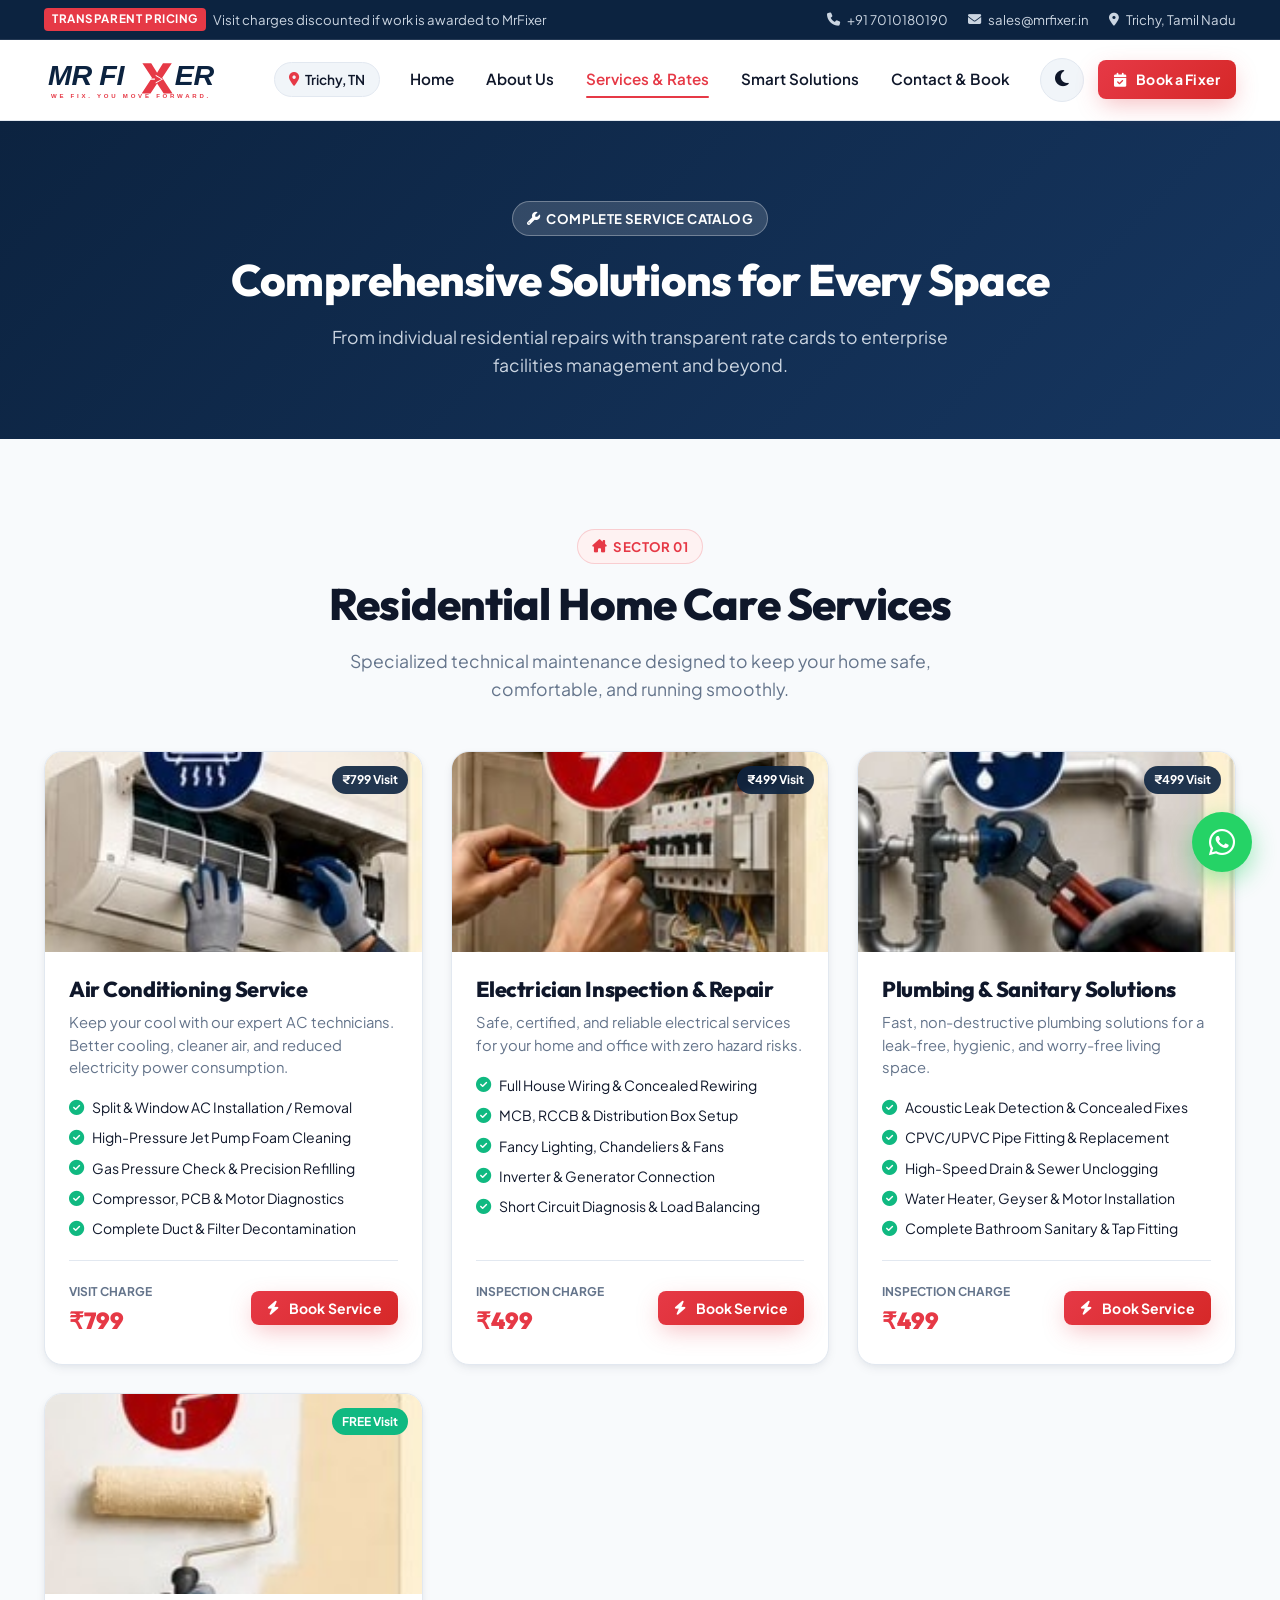
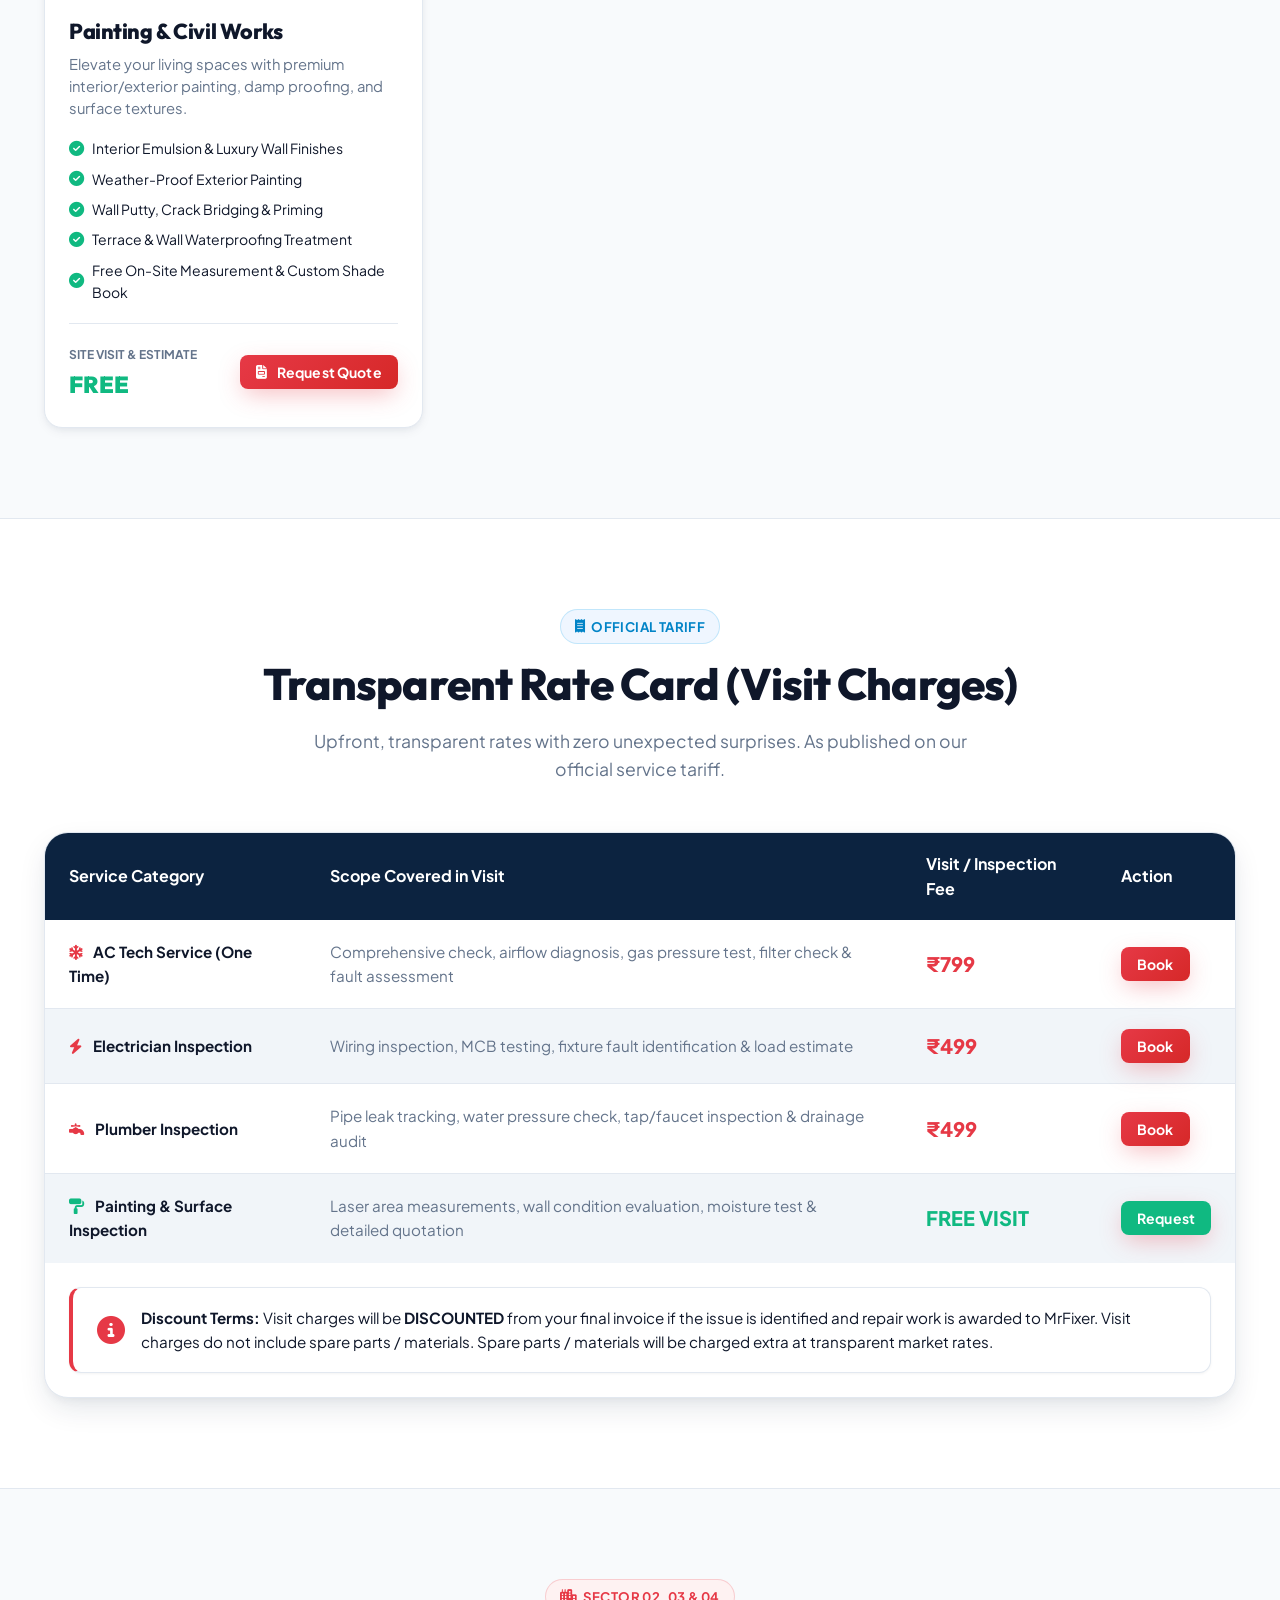
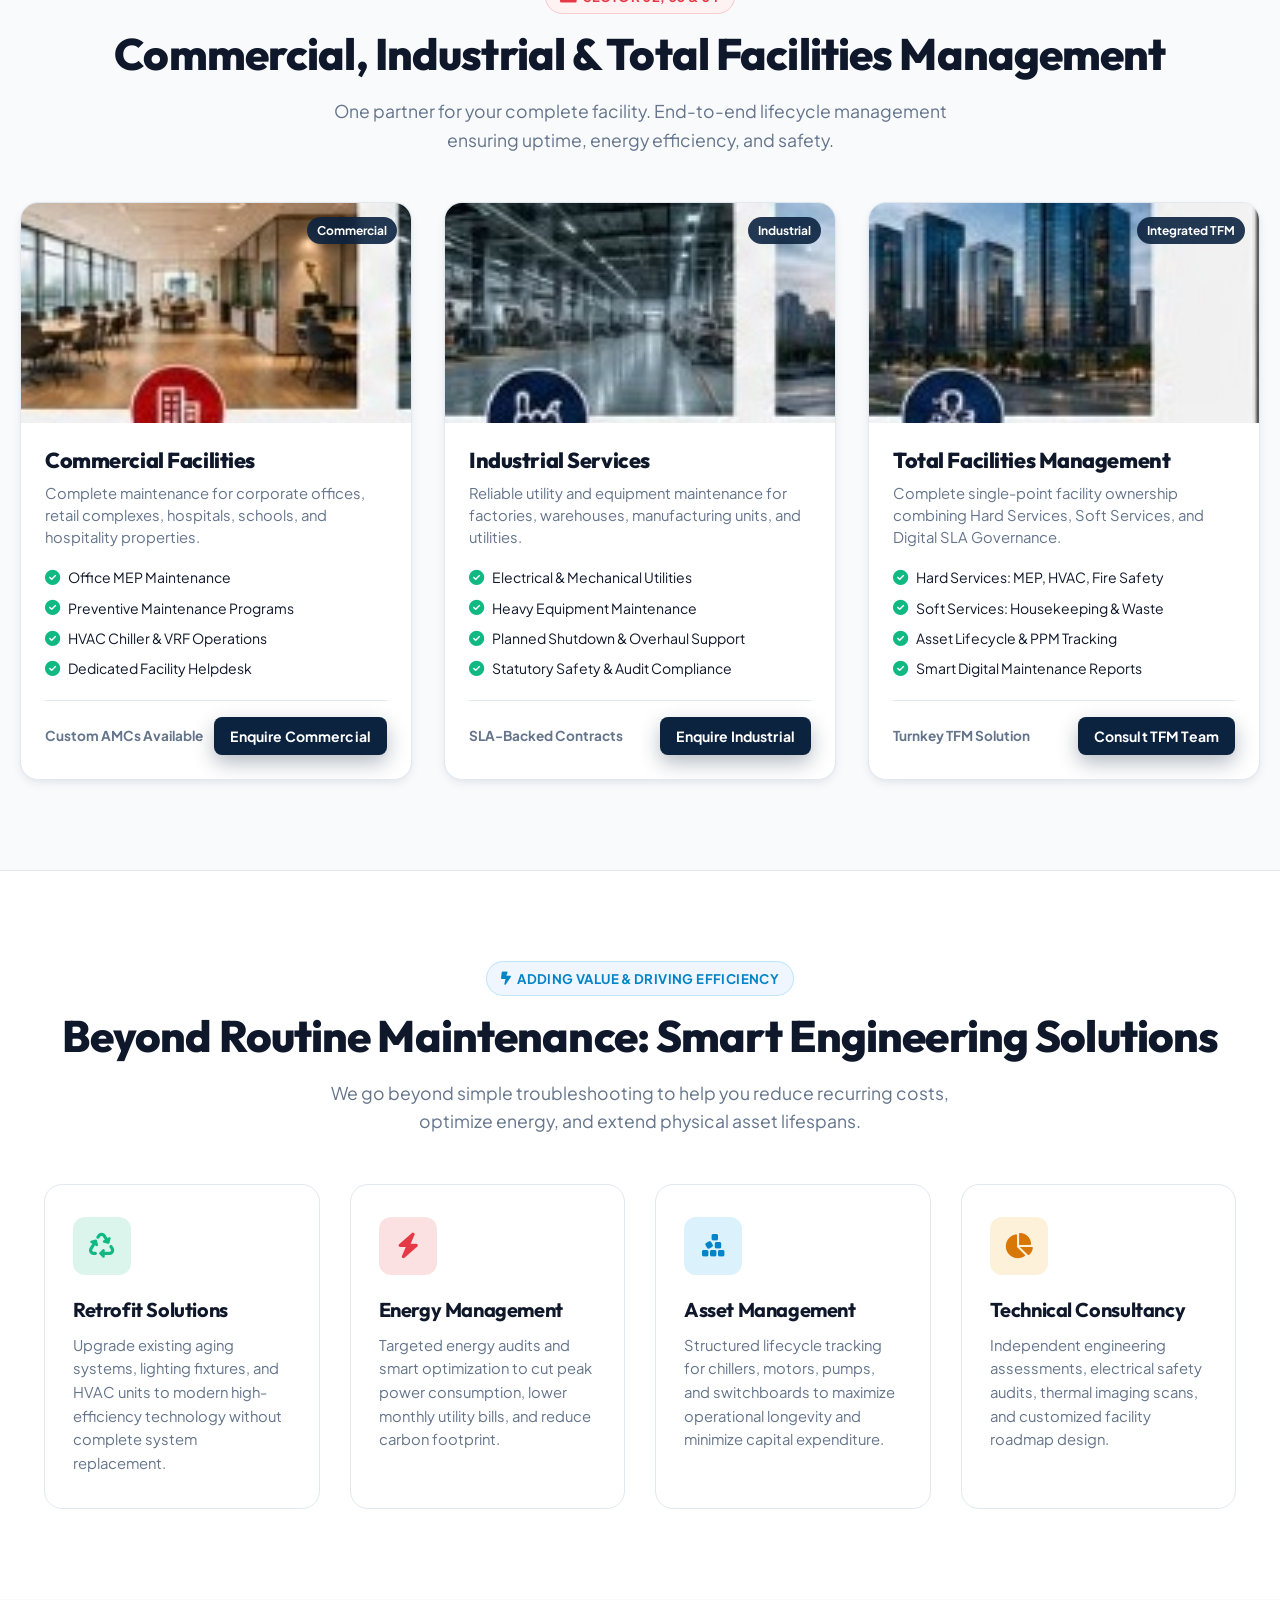
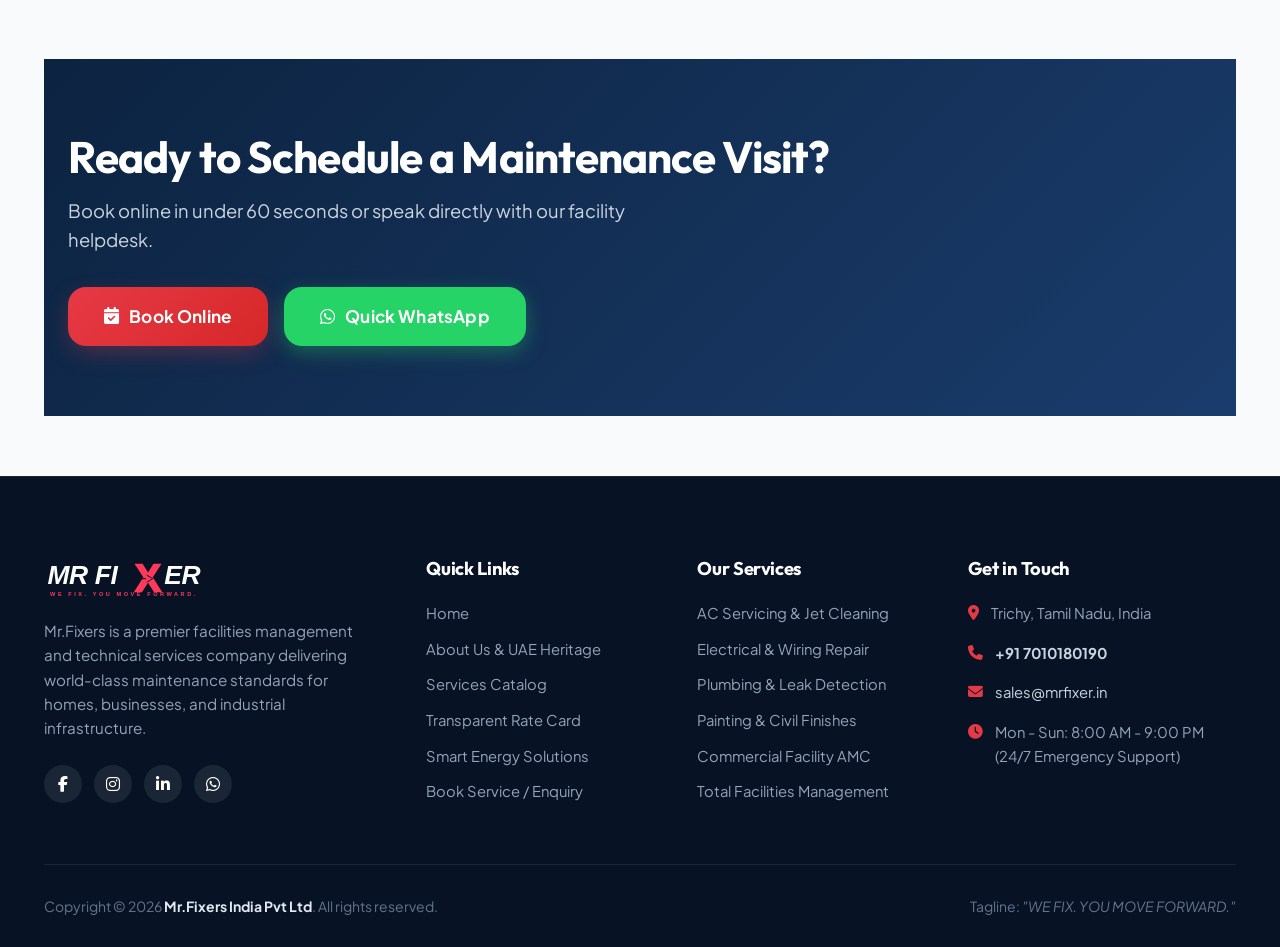
<file: services.html>
<!DOCTYPE html>
<html lang="en">
<head>
  <meta charset="UTF-8">
  <meta name="viewport" content="width=device-width, initial-scale=1.0">
  <meta name="description" content="Explore Mr.Fixers Services & Transparent Rate Cards: AC Service, Electrician, Plumber, Painting, Commercial Facility Management & Industrial Technical Solutions.">
  <title>Services & Rate Card | Mr.Fixers India Pvt Ltd</title>
  
  <!-- Favicon -->
  <link rel="icon" type="image/png" href="assets/images/favicon.png">
  
  <!-- FontAwesome Icons (HTTPS) -->
  <link rel="stylesheet" href="https://cdnjs.cloudflare.com/ajax/libs/font-awesome/6.5.1/css/all.min.css">
  
  <!-- Core Stylesheet -->
  <link rel="stylesheet" href="assets/css/style.css">
  
  <!-- Zero-Flicker Dark Mode Init -->
  <script>
    (function() {
      const saved = localStorage.getItem('mrfixers_theme_preference');
      const prefersDark = window.matchMedia && window.matchMedia('(prefers-color-scheme: dark)').matches;
      document.documentElement.setAttribute('data-theme', saved || (prefersDark ? 'dark' : 'light'));
    })();
  </script>
</head>
<body>

  <!-- Top Announcement & Contact Bar -->
  <div class="top-bar">
    <div class="container top-bar-inner">
      <div class="top-bar-left">
        <span class="top-bar-item">
          <span class="top-badge">TRANSPARENT PRICING</span>
          Visit charges discounted if work is awarded to MrFixer
        </span>
      </div>
      <div class="top-bar-right">
        <span class="top-bar-item">
          <i class="fa-solid fa-phone"></i>
          <a href="tel:+917010180190">+91 7010180190</a>
        </span>
        <span class="top-bar-item">
          <i class="fa-solid fa-envelope"></i>
          <a href="mailto:sales@mrfixer.in">sales@mrfixer.in</a>
        </span>
        <span class="top-bar-item">
          <i class="fa-solid fa-location-dot"></i>
          Trichy, Tamil Nadu
        </span>
      </div>
    </div>
  </div>

  <!-- Main Navigation Header -->
  <header class="site-header">
    <div class="container navbar">
      <a href="index.html" class="brand-logo-wrap">
        <img src="assets/images/logo-light.svg" alt="Mr.Fixers" class="brand-logo logo-light-only">
        <img src="assets/images/logo-dark.svg" alt="Mr.Fixers" class="brand-logo logo-dark-only">
      </a>

      <div class="city-pill">
        <i class="fa-solid fa-location-dot"></i>
        <span>Trichy, TN</span>
      </div>

      <nav class="nav-menu">
        <a href="index.html" class="nav-link">Home</a>
        <a href="about.html" class="nav-link">About Us</a>
        <a href="services.html" class="nav-link active">Services & Rates</a>
        <a href="#beyond-maintenance" class="nav-link">Smart Solutions</a>
        <a href="enquiry.html" class="nav-link">Contact & Book</a>
      </nav>

      <div class="header-actions">
        <button class="theme-toggle-btn" title="Toggle Light/Dark Theme" aria-label="Toggle theme">
          <i class="fa-solid fa-moon"></i>
        </button>
        <a href="enquiry.html" class="btn btn-primary btn-sm">
          <i class="fa-solid fa-calendar-check"></i>
          <span>Book a Fixer</span>
        </a>
        <button class="mobile-toggle-btn" aria-label="Open navigation menu">
          <i class="fa-solid fa-bars"></i>
        </button>
      </div>
    </div>
  </header>

  <!-- Mobile Off-Canvas Drawer -->
  <div class="mobile-drawer">
    <div class="drawer-content">
      <div class="drawer-header">
        <img src="assets/images/logo-light.svg" alt="Mr.Fixers" class="brand-logo logo-light-only" style="height: 38px;">
        <img src="assets/images/logo-dark.svg" alt="Mr.Fixers" class="brand-logo logo-dark-only" style="height: 38px;">
        <button class="drawer-close-btn" aria-label="Close menu">
          <i class="fa-solid fa-xmark"></i>
        </button>
      </div>
      <div class="drawer-nav">
        <a href="index.html"><span><i class="fa-solid fa-house" style="margin-right: 12px; color: var(--brand-red);"></i>Home</span> <i class="fa-solid fa-chevron-right"></i></a>
        <a href="about.html"><span><i class="fa-solid fa-building" style="margin-right: 12px; color: var(--brand-red);"></i>About Us</span> <i class="fa-solid fa-chevron-right"></i></a>
        <a href="services.html" class="active"><span><i class="fa-solid fa-screwdriver-wrench" style="margin-right: 12px; color: var(--brand-red);"></i>Services & Rates</span> <i class="fa-solid fa-chevron-right"></i></a>
        <a href="#beyond-maintenance"><span><i class="fa-solid fa-bolt-lightning" style="margin-right: 12px; color: var(--brand-red);"></i>Smart Solutions</span> <i class="fa-solid fa-chevron-right"></i></a>
        <a href="enquiry.html"><span><i class="fa-solid fa-headset" style="margin-right: 12px; color: var(--brand-red);"></i>Contact & Enquiry</span> <i class="fa-solid fa-chevron-right"></i></a>
      </div>
      <div class="drawer-footer">
        <a href="tel:+917010180190" class="btn btn-navy">
          <i class="fa-solid fa-phone"></i> Call 7010180190
        </a>
        <a href="https://wa.me/917010180190" target="_blank" class="btn btn-whatsapp">
          <i class="fa-brands fa-whatsapp"></i> WhatsApp
        </a>
      </div>
    </div>
  </div>

  <main>
    <!-- SERVICES HERO -->
    <section class="about-hero">
      <div class="container text-center">
        <span class="badge badge-red" style="background: rgba(255, 255, 255, 0.15); color: #ffffff; border-color: rgba(255, 255, 255, 0.3);"><i class="fa-solid fa-wrench"></i> Complete Service Catalog</span>
        <h1 class="section-title" style="margin-top: 16px;">Comprehensive Solutions for Every Space</h1>
        <p class="section-desc">From individual residential repairs with transparent rate cards to enterprise facilities management and beyond.</p>
      </div>
    </section>

    <!-- RESIDENTIAL SERVICES CATALOG -->
    <section class="services-section">
      <div class="container">
        <div class="section-header text-center">
          <span class="badge badge-red"><i class="fa-solid fa-house-chimney"></i> Sector 01</span>
          <h2 class="section-title">Residential Home Care Services</h2>
          <p class="section-desc">Specialized technical maintenance designed to keep your home safe, comfortable, and running smoothly.</p>
        </div>

        <div class="services-grid">
          <!-- AC Service Card -->
          <div class="service-card" id="ac-service">
            <div class="service-card-img-wrap">
              <img src="assets/images/services/ac-service.jpg" alt="AC Service" class="service-card-img">
              <span class="service-card-badge">₹799 Visit</span>
            </div>
            <div class="service-card-body">
              <h3 class="service-card-title">Air Conditioning Service</h3>
              <p class="service-card-desc">Keep your cool with our expert AC technicians. Better cooling, cleaner air, and reduced electricity power consumption.</p>
              <ul class="service-features-list">
                <li><i class="fa-solid fa-circle-check"></i> Split & Window AC Installation / Removal</li>
                <li><i class="fa-solid fa-circle-check"></i> High-Pressure Jet Pump Foam Cleaning</li>
                <li><i class="fa-solid fa-circle-check"></i> Gas Pressure Check & Precision Refilling</li>
                <li><i class="fa-solid fa-circle-check"></i> Compressor, PCB & Motor Diagnostics</li>
                <li><i class="fa-solid fa-circle-check"></i> Complete Duct & Filter Decontamination</li>
              </ul>
              <div class="service-pricing-row">
                <div class="pricing-block">
                  <span class="price-label">Visit Charge</span>
                  <div class="price-amount">₹799</div>
                </div>
                <button class="btn btn-primary btn-sm" onclick="openBookingForService('Air Conditioning Service')">
                  <i class="fa-solid fa-bolt"></i> Book Service
                </button>
              </div>
            </div>
          </div>

          <!-- Electrician Card -->
          <div class="service-card" id="electrical">
            <div class="service-card-img-wrap">
              <img src="assets/images/services/electrician.jpg" alt="Electrician Visit" class="service-card-img">
              <span class="service-card-badge">₹499 Visit</span>
            </div>
            <div class="service-card-body">
              <h3 class="service-card-title">Electrician Inspection & Repair</h3>
              <p class="service-card-desc">Safe, certified, and reliable electrical services for your home and office with zero hazard risks.</p>
              <ul class="service-features-list">
                <li><i class="fa-solid fa-circle-check"></i> Full House Wiring & Concealed Rewiring</li>
                <li><i class="fa-solid fa-circle-check"></i> MCB, RCCB & Distribution Box Setup</li>
                <li><i class="fa-solid fa-circle-check"></i> Fancy Lighting, Chandeliers & Fans</li>
                <li><i class="fa-solid fa-circle-check"></i> Inverter & Generator Connection</li>
                <li><i class="fa-solid fa-circle-check"></i> Short Circuit Diagnosis & Load Balancing</li>
              </ul>
              <div class="service-pricing-row">
                <div class="pricing-block">
                  <span class="price-label">Inspection Charge</span>
                  <div class="price-amount">₹499</div>
                </div>
                <button class="btn btn-primary btn-sm" onclick="openBookingForService('Electrician Inspection & Repair')">
                  <i class="fa-solid fa-bolt"></i> Book Service
                </button>
              </div>
            </div>
          </div>

          <!-- Plumbing Card -->
          <div class="service-card" id="plumbing">
            <div class="service-card-img-wrap">
              <img src="assets/images/services/plumbing.jpg" alt="Plumbing Solutions" class="service-card-img">
              <span class="service-card-badge">₹499 Visit</span>
            </div>
            <div class="service-card-body">
              <h3 class="service-card-title">Plumbing & Sanitary Solutions</h3>
              <p class="service-card-desc">Fast, non-destructive plumbing solutions for a leak-free, hygienic, and worry-free living space.</p>
              <ul class="service-features-list">
                <li><i class="fa-solid fa-circle-check"></i> Acoustic Leak Detection & Concealed Fixes</li>
                <li><i class="fa-solid fa-circle-check"></i> CPVC/UPVC Pipe Fitting & Replacement</li>
                <li><i class="fa-solid fa-circle-check"></i> High-Speed Drain & Sewer Unclogging</li>
                <li><i class="fa-solid fa-circle-check"></i> Water Heater, Geyser & Motor Installation</li>
                <li><i class="fa-solid fa-circle-check"></i> Complete Bathroom Sanitary & Tap Fitting</li>
              </ul>
              <div class="service-pricing-row">
                <div class="pricing-block">
                  <span class="price-label">Inspection Charge</span>
                  <div class="price-amount">₹499</div>
                </div>
                <button class="btn btn-primary btn-sm" onclick="openBookingForService('Plumbing Solutions')">
                  <i class="fa-solid fa-bolt"></i> Book Service
                </button>
              </div>
            </div>
          </div>

          <!-- Painting Card -->
          <div class="service-card" id="painting">
            <div class="service-card-img-wrap">
              <img src="assets/images/services/painting.jpg" alt="Painting and Civil Works" class="service-card-img">
              <span class="service-card-badge" style="background: #10b981;">FREE Visit</span>
            </div>
            <div class="service-card-body">
              <h3 class="service-card-title">Painting & Civil Works</h3>
              <p class="service-card-desc">Elevate your living spaces with premium interior/exterior painting, damp proofing, and surface textures.</p>
              <ul class="service-features-list">
                <li><i class="fa-solid fa-circle-check"></i> Interior Emulsion & Luxury Wall Finishes</li>
                <li><i class="fa-solid fa-circle-check"></i> Weather-Proof Exterior Painting</li>
                <li><i class="fa-solid fa-circle-check"></i> Wall Putty, Crack Bridging & Priming</li>
                <li><i class="fa-solid fa-circle-check"></i> Terrace & Wall Waterproofing Treatment</li>
                <li><i class="fa-solid fa-circle-check"></i> Free On-Site Measurement & Custom Shade Book</li>
              </ul>
              <div class="service-pricing-row">
                <div class="pricing-block">
                  <span class="price-label">Site Visit & Estimate</span>
                  <div class="price-amount" style="color: #10b981;">FREE</div>
                </div>
                <button class="btn btn-primary btn-sm" onclick="openBookingForService('Painting & Civil Works')">
                  <i class="fa-solid fa-file-invoice"></i> Request Quote
                </button>
              </div>
            </div>
          </div>
        </div>
      </div>
    </section>

    <!-- OFFICIAL RATE CARD TABLE -->
    <section id="rate-card" style="background: var(--bg-surface); padding: 90px 0; border-top: 1px solid var(--border-subtle); border-bottom: 1px solid var(--border-subtle);">
      <div class="container">
        <div class="section-header text-center">
          <span class="badge badge-primary"><i class="fa-solid fa-receipt"></i> Official Tariff</span>
          <h2 class="section-title">Transparent Rate Card (Visit Charges)</h2>
          <p class="section-desc">Upfront, transparent rates with zero unexpected surprises. As published on our official service tariff.</p>
        </div>

        <div style="background: var(--bg-card); border-radius: var(--radius-xl); border: 1px solid var(--border-subtle); overflow: hidden; box-shadow: var(--shadow-lg);">
          <div style="overflow-x: auto;">
            <table style="width: 100%; border-collapse: collapse; text-align: left;">
              <thead>
                <tr style="background: #0c2340; color: #ffffff;">
                  <th style="padding: 18px 24px; font-size: 1rem;">Service Category</th>
                  <th style="padding: 18px 24px; font-size: 1rem;">Scope Covered in Visit</th>
                  <th style="padding: 18px 24px; font-size: 1rem;">Visit / Inspection Fee</th>
                  <th style="padding: 18px 24px; font-size: 1rem;">Action</th>
                </tr>
              </thead>
              <tbody style="font-size: 0.95rem;">
                <tr style="border-bottom: 1px solid var(--border-subtle);">
                  <td style="padding: 20px 24px; font-weight: 700;">
                    <i class="fa-solid fa-snowflake" style="color: var(--brand-red); margin-right: 8px;"></i> AC Tech Service (One Time)
                  </td>
                  <td style="padding: 20px 24px; color: var(--text-muted);">Comprehensive check, airflow diagnosis, gas pressure test, filter check & fault assessment</td>
                  <td style="padding: 20px 24px; font-weight: 800; font-size: 1.25rem; color: var(--brand-red);">₹799</td>
                  <td style="padding: 20px 24px;">
                    <button class="btn btn-primary btn-sm" onclick="openBookingForService('AC Tech Service')">Book</button>
                  </td>
                </tr>
                <tr style="border-bottom: 1px solid var(--border-subtle); background: var(--bg-surface-alt);">
                  <td style="padding: 20px 24px; font-weight: 700;">
                    <i class="fa-solid fa-bolt" style="color: var(--brand-red); margin-right: 8px;"></i> Electrician Inspection
                  </td>
                  <td style="padding: 20px 24px; color: var(--text-muted);">Wiring inspection, MCB testing, fixture fault identification & load estimate</td>
                  <td style="padding: 20px 24px; font-weight: 800; font-size: 1.25rem; color: var(--brand-red);">₹499</td>
                  <td style="padding: 20px 24px;">
                    <button class="btn btn-primary btn-sm" onclick="openBookingForService('Electrician Inspection')">Book</button>
                  </td>
                </tr>
                <tr style="border-bottom: 1px solid var(--border-subtle);">
                  <td style="padding: 20px 24px; font-weight: 700;">
                    <i class="fa-solid fa-faucet" style="color: var(--brand-red); margin-right: 8px;"></i> Plumber Inspection
                  </td>
                  <td style="padding: 20px 24px; color: var(--text-muted);">Pipe leak tracking, water pressure check, tap/faucet inspection & drainage audit</td>
                  <td style="padding: 20px 24px; font-weight: 800; font-size: 1.25rem; color: var(--brand-red);">₹499</td>
                  <td style="padding: 20px 24px;">
                    <button class="btn btn-primary btn-sm" onclick="openBookingForService('Plumber Inspection')">Book</button>
                  </td>
                </tr>
                <tr style="background: var(--bg-surface-alt);">
                  <td style="padding: 20px 24px; font-weight: 700;">
                    <i class="fa-solid fa-paint-roller" style="color: #10b981; margin-right: 8px;"></i> Painting & Surface Inspection
                  </td>
                  <td style="padding: 20px 24px; color: var(--text-muted);">Laser area measurements, wall condition evaluation, moisture test & detailed quotation</td>
                  <td style="padding: 20px 24px; font-weight: 800; font-size: 1.25rem; color: #10b981;">FREE VISIT</td>
                  <td style="padding: 20px 24px;">
                    <button class="btn btn-primary btn-sm" style="background: #10b981;" onclick="openBookingForService('Painting Site Visit')">Request</button>
                  </td>
                </tr>
              </tbody>
            </table>
          </div>
          
          <div class="rate-card-notice" style="margin: 24px; border-radius: var(--radius-md);">
            <i class="fa-solid fa-circle-info"></i>
            <div>
              <p><strong>Discount Terms:</strong> Visit charges will be <strong>DISCOUNTED</strong> from your final invoice if the issue is identified and repair work is awarded to MrFixer. Visit charges do not include spare parts / materials. Spare parts / materials will be charged extra at transparent market rates.</p>
            </div>
          </div>
        </div>
      </div>
    </section>

    <!-- COMMERCIAL, INDUSTRIAL & TOTAL FM -->
    <section id="commercial-industrial" class="container" style="padding: 90px 0;">
      <div class="section-header text-center">
        <span class="badge badge-red"><i class="fa-solid fa-city"></i> Sector 02, 03 & 04</span>
        <h2 class="section-title">Commercial, Industrial & Total Facilities Management</h2>
        <p class="section-desc">One partner for your complete facility. End-to-end lifecycle management ensuring uptime, energy efficiency, and safety.</p>
      </div>

      <div style="display: grid; grid-template-columns: repeat(auto-fit, minmax(340px, 1fr)); gap: 32px;">
        <!-- Commercial Card -->
        <div class="service-card">
          <div class="service-card-img-wrap" style="height: 220px;">
            <img src="assets/images/services/commercial.jpg" alt="Commercial Building Services" class="service-card-img">
            <span class="service-card-badge">Commercial</span>
          </div>
          <div class="service-card-body">
            <h3 class="service-card-title">Commercial Facilities</h3>
            <p class="service-card-desc">Complete maintenance for corporate offices, retail complexes, hospitals, schools, and hospitality properties.</p>
            <ul class="service-features-list">
              <li><i class="fa-solid fa-circle-check"></i> Office MEP Maintenance</li>
              <li><i class="fa-solid fa-circle-check"></i> Preventive Maintenance Programs</li>
              <li><i class="fa-solid fa-circle-check"></i> HVAC Chiller & VRF Operations</li>
              <li><i class="fa-solid fa-circle-check"></i> Dedicated Facility Helpdesk</li>
            </ul>
            <div class="service-pricing-row">
              <span style="font-weight: 700; color: var(--text-muted); font-size: 0.85rem;">Custom AMCs Available</span>
              <a href="enquiry.html?service=Commercial+FM" class="btn btn-navy btn-sm">Enquire Commercial</a>
            </div>
          </div>
        </div>

        <!-- Industrial Card -->
        <div class="service-card">
          <div class="service-card-img-wrap" style="height: 220px;">
            <img src="assets/images/services/industrial.jpg" alt="Industrial Services" class="service-card-img">
            <span class="service-card-badge">Industrial</span>
          </div>
          <div class="service-card-body">
            <h3 class="service-card-title">Industrial Services</h3>
            <p class="service-card-desc">Reliable utility and equipment maintenance for factories, warehouses, manufacturing units, and utilities.</p>
            <ul class="service-features-list">
              <li><i class="fa-solid fa-circle-check"></i> Electrical & Mechanical Utilities</li>
              <li><i class="fa-solid fa-circle-check"></i> Heavy Equipment Maintenance</li>
              <li><i class="fa-solid fa-circle-check"></i> Planned Shutdown & Overhaul Support</li>
              <li><i class="fa-solid fa-circle-check"></i> Statutory Safety & Audit Compliance</li>
            </ul>
            <div class="service-pricing-row">
              <span style="font-weight: 700; color: var(--text-muted); font-size: 0.85rem;">SLA-Backed Contracts</span>
              <a href="enquiry.html?service=Industrial+Services" class="btn btn-navy btn-sm">Enquire Industrial</a>
            </div>
          </div>
        </div>

        <!-- Total FM Card -->
        <div class="service-card" id="tfm">
          <div class="service-card-img-wrap" style="height: 220px;">
            <img src="assets/images/services/facilities-management.jpg" alt="Total Facilities Management" class="service-card-img">
            <span class="service-card-badge">Integrated TFM</span>
          </div>
          <div class="service-card-body">
            <h3 class="service-card-title">Total Facilities Management</h3>
            <p class="service-card-desc">Complete single-point facility ownership combining Hard Services, Soft Services, and Digital SLA Governance.</p>
            <ul class="service-features-list">
              <li><i class="fa-solid fa-circle-check"></i> Hard Services: MEP, HVAC, Fire Safety</li>
              <li><i class="fa-solid fa-circle-check"></i> Soft Services: Housekeeping & Waste</li>
              <li><i class="fa-solid fa-circle-check"></i> Asset Lifecycle & PPM Tracking</li>
              <li><i class="fa-solid fa-circle-check"></i> Smart Digital Maintenance Reports</li>
            </ul>
            <div class="service-pricing-row">
              <span style="font-weight: 700; color: var(--text-muted); font-size: 0.85rem;">Turnkey TFM Solution</span>
              <a href="enquiry.html?service=Total+Facilities+Management" class="btn btn-navy btn-sm">Consult TFM Team</a>
            </div>
          </div>
        </div>
      </div>
    </section>

    <!-- BEYOND MAINTENANCE / SMART SOLUTIONS -->
    <section id="beyond-maintenance" style="background: var(--bg-surface); padding: 90px 0; border-top: 1px solid var(--border-subtle);">
      <div class="container">
        <div class="section-header text-center">
          <span class="badge badge-primary"><i class="fa-solid fa-bolt-lightning"></i> Adding Value & Driving Efficiency</span>
          <h2 class="section-title">Beyond Routine Maintenance: Smart Engineering Solutions</h2>
          <p class="section-desc">We go beyond simple troubleshooting to help you reduce recurring costs, optimize energy, and extend physical asset lifespans.</p>
        </div>

        <div class="why-grid">
          <div class="why-card">
            <div class="why-card-icon" style="background: rgba(16, 185, 129, 0.15); color: var(--brand-green);">
              <i class="fa-solid fa-recycle"></i>
            </div>
            <h3>Retrofit Solutions</h3>
            <p>Upgrade existing aging systems, lighting fixtures, and HVAC units to modern high-efficiency technology without complete system replacement.</p>
          </div>

          <div class="why-card">
            <div class="why-card-icon" style="background: rgba(230, 57, 70, 0.15); color: var(--brand-red);">
              <i class="fa-solid fa-bolt"></i>
            </div>
            <h3>Energy Management</h3>
            <p>Targeted energy audits and smart optimization to cut peak power consumption, lower monthly utility bills, and reduce carbon footprint.</p>
          </div>

          <div class="why-card">
            <div class="why-card-icon" style="background: rgba(14, 165, 233, 0.15); color: #0284c7;">
              <i class="fa-solid fa-cubes-stacked"></i>
            </div>
            <h3>Asset Management</h3>
            <p>Structured lifecycle tracking for chillers, motors, pumps, and switchboards to maximize operational longevity and minimize capital expenditure.</p>
          </div>

          <div class="why-card">
            <div class="why-card-icon" style="background: rgba(245, 158, 11, 0.15); color: #d97706;">
              <i class="fa-solid fa-chart-pie"></i>
            </div>
            <h3>Technical Consultancy</h3>
            <p>Independent engineering assessments, electrical safety audits, thermal imaging scans, and customized facility roadmap design.</p>
          </div>
        </div>
      </div>
    </section>

    <!-- BOTTOM CTA BANNER -->
    <div class="container">
      <div class="cta-banner">
        <div class="container cta-banner-inner">
          <div class="cta-text">
            <h2>Ready to Schedule a Maintenance Visit?</h2>
            <p>Book online in under 60 seconds or speak directly with our facility helpdesk.</p>
          </div>
          <div class="cta-actions">
            <a href="enquiry.html" class="btn btn-primary btn-lg">
              <i class="fa-solid fa-calendar-check"></i> Book Online
            </a>
            <a href="https://wa.me/917010180190?text=Hi%20MrFixer,%20I%20need%20a%20service%20booking." target="_blank" class="btn btn-whatsapp btn-lg">
              <i class="fa-brands fa-whatsapp"></i> Quick WhatsApp
            </a>
          </div>
        </div>
      </div>
    </div>
  </main>

  <!-- UNIVERSAL FOOTER -->
  <footer class="site-footer">
    <div class="container">
      <div class="footer-grid">
        <div class="footer-brand">
          <img src="assets/images/logo-dark.svg" alt="Mr.Fixers" class="footer-logo">
          <p>Mr.Fixers is a premier facilities management and technical services company delivering world-class maintenance standards for homes, businesses, and industrial infrastructure.</p>
          <div class="footer-socials">
            <a href="#" class="social-btn" aria-label="Facebook"><i class="fa-brands fa-facebook-f"></i></a>
            <a href="#" class="social-btn" aria-label="Instagram"><i class="fa-brands fa-instagram"></i></a>
            <a href="#" class="social-btn" aria-label="LinkedIn"><i class="fa-brands fa-linkedin-in"></i></a>
            <a href="https://wa.me/917010180190" target="_blank" class="social-btn" aria-label="WhatsApp"><i class="fa-brands fa-whatsapp"></i></a>
          </div>
        </div>

        <div class="footer-col">
          <h4>Quick Links</h4>
          <div class="footer-links">
            <a href="index.html">Home</a>
            <a href="about.html">About Us & UAE Heritage</a>
            <a href="services.html">Services Catalog</a>
            <a href="services.html#rate-card">Transparent Rate Card</a>
            <a href="services.html#beyond-maintenance">Smart Energy Solutions</a>
            <a href="enquiry.html">Book Service / Enquiry</a>
          </div>
        </div>

        <div class="footer-col">
          <h4>Our Services</h4>
          <div class="footer-links">
            <a href="services.html#ac-service">AC Servicing & Jet Cleaning</a>
            <a href="services.html#electrical">Electrical & Wiring Repair</a>
            <a href="services.html#plumbing">Plumbing & Leak Detection</a>
            <a href="services.html#painting">Painting & Civil Finishes</a>
            <a href="services.html#commercial">Commercial Facility AMC</a>
            <a href="services.html#tfm">Total Facilities Management</a>
          </div>
        </div>

        <div class="footer-col">
          <h4>Get in Touch</h4>
          <div class="footer-contact-item">
            <i class="fa-solid fa-location-dot"></i>
            <span>Trichy, Tamil Nadu, India</span>
          </div>
          <div class="footer-contact-item">
            <i class="fa-solid fa-phone"></i>
            <a href="tel:+917010180190" style="color: #cbd5e1; font-weight: 700;">+91 7010180190</a>
          </div>
          <div class="footer-contact-item">
            <i class="fa-solid fa-envelope"></i>
            <a href="mailto:sales@mrfixer.in" style="color: #cbd5e1;">sales@mrfixer.in</a>
          </div>
          <div class="footer-contact-item">
            <i class="fa-solid fa-clock"></i>
            <span>Mon - Sun: 8:00 AM - 9:00 PM<br>(24/7 Emergency Support)</span>
          </div>
        </div>
      </div>

      <div class="footer-bottom">
        <div>
          Copyright &copy; 2026 <span class="footer-bottom-company">Mr.Fixers India Pvt Ltd</span>. All rights reserved.
        </div>
        <div>
          <span>Tagline: <em>"WE FIX. YOU MOVE FORWARD."</em></span>
        </div>
      </div>
    </div>
  </footer>

  <a href="https://wa.me/917010180190?text=Hi%20Mr.Fixer,%20I%20would%20like%20to%20know%20more%20about%20your%20rates." target="_blank" class="floating-whatsapp-btn" aria-label="Chat on WhatsApp">
    <i class="fa-brands fa-whatsapp"></i>
  </a>

  <div class="mobile-bottom-bar">
    <div class="mobile-bottom-grid">
      <a href="tel:+917010180190" class="btn btn-navy btn-sm" style="padding: 10px;">
        <i class="fa-solid fa-phone"></i> Call Now
      </a>
      <a href="enquiry.html" class="btn btn-primary btn-sm" style="padding: 10px;">
        <i class="fa-solid fa-calendar-check"></i> Book Fixer
      </a>
    </div>
  </div>

  <script src="assets/js/main.js"></script>
</body>
</html>
</file>
<file: assets/css/style.css>
/* ==========================================================================
   MR.FIXERS INDIA PVT LTD - OFFICIAL STYLESHEET
   Urban Company inspired, Mobile-First, Light/Dark Mode Design System
   ========================================================================== */

@import url('https://fonts.googleapis.com/css2?family=Outfit:wght@400;500;600;700;800;900&family=Plus+Jakarta+Sans:ital,wght@0,300;0,400;0,500;0,600;0,700;0,800;1,400&display=swap');

:root {
  /* Color Palette - Light Mode */
  --bg-body: #f8fafc;
  --bg-surface: #ffffff;
  --bg-surface-alt: #f1f5f9;
  --bg-surface-glass: rgba(255, 255, 255, 0.85);
  --bg-header: rgba(255, 255, 255, 0.92);
  --bg-card: #ffffff;
  --bg-card-hover: #f8faff;
  --bg-accent-subtle: #fef2f2;
  --bg-primary-subtle: #eff6ff;

  --text-main: #0f172a;
  --text-muted: #64748b;
  --text-light: #94a3b8;
  --text-inverse: #ffffff;

  --brand-navy: #0c2340;
  --brand-navy-light: #163660;
  --brand-navy-dark: #071526;
  --brand-red: #e63946;
  --brand-red-hover: #d62828;
  --brand-red-glow: rgba(230, 57, 70, 0.25);
  --brand-accent: #ffb703;
  --brand-green: #10b981;
  --brand-blue: #0284c7;

  --border-subtle: #e2e8f0;
  --border-strong: #cbd5e1;
  --border-focus: #e63946;

  --shadow-sm: 0 1px 3px rgba(0, 0, 0, 0.05);
  --shadow-md: 0 4px 12px -2px rgba(12, 35, 64, 0.08), 0 2px 6px -1px rgba(12, 35, 64, 0.04);
  --shadow-lg: 0 12px 30px -4px rgba(12, 35, 64, 0.12), 0 4px 10px -2px rgba(12, 35, 64, 0.05);
  --shadow-xl: 0 20px 40px -8px rgba(12, 35, 64, 0.18);
  --shadow-red: 0 8px 25px -4px rgba(230, 57, 70, 0.35);

  --radius-sm: 8px;
  --radius-md: 12px;
  --radius-lg: 18px;
  --radius-xl: 24px;
  --radius-full: 9999px;

  --transition-fast: 0.15s ease;
  --transition-normal: 0.3s cubic-bezier(0.16, 1, 0.3, 1);
  --transition-slow: 0.5s cubic-bezier(0.16, 1, 0.3, 1);

  --header-height: 80px;
}

/* Dark Mode Overrides */
[data-theme="dark"] {
  --bg-body: #080e1a;
  --bg-surface: #0f172a;
  --bg-surface-alt: #162038;
  --bg-surface-glass: rgba(15, 23, 42, 0.85);
  --bg-header: rgba(11, 19, 38, 0.92);
  --bg-card: #111d35;
  --bg-card-hover: #162444;
  --bg-accent-subtle: rgba(230, 57, 70, 0.12);
  --bg-primary-subtle: rgba(14, 165, 233, 0.12);

  --text-main: #f8fafc;
  --text-muted: #94a3b8;
  --text-light: #64748b;
  --text-inverse: #ffffff;

  --brand-navy: #38bdf8;
  --brand-navy-light: #7dd3fc;
  --brand-navy-dark: #0284c7;
  --brand-red: #ff4d5a;
  --brand-red-hover: #ff6b76;
  --brand-red-glow: rgba(255, 77, 90, 0.3);

  --border-subtle: #1e293b;
  --border-strong: #334155;
  --border-focus: #ff4d5a;

  --shadow-sm: 0 1px 3px rgba(0, 0, 0, 0.4);
  --shadow-md: 0 4px 16px rgba(0, 0, 0, 0.4);
  --shadow-lg: 0 12px 36px rgba(0, 0, 0, 0.6);
  --shadow-xl: 0 20px 50px rgba(0, 0, 0, 0.7);
  --shadow-red: 0 8px 30px -4px rgba(255, 77, 90, 0.45);
}

/* ==========================================================================
   RESET & BASE STYLES
   ========================================================================== */
*, *::before, *::after {
  box-sizing: border-box;
  margin: 0;
  padding: 0;
}

html {
  scroll-behavior: smooth;
  font-size: 16px;
  -webkit-text-size-adjust: 100%;
}

body {
  font-family: 'Plus Jakarta Sans', -apple-system, BlinkMacSystemFont, 'Segoe UI', Roboto, sans-serif;
  background-color: var(--bg-body);
  color: var(--text-main);
  line-height: 1.6;
  transition: background-color var(--transition-normal), color var(--transition-normal);
  overflow-x: hidden;
  min-height: 100vh;
  display: flex;
  flex-direction: column;
}

main {
  flex: 1;
}

h1, h2, h3, h4, h5, h6 {
  font-family: 'Outfit', sans-serif;
  color: var(--text-main);
  font-weight: 700;
  line-height: 1.25;
  letter-spacing: -0.02em;
}

p {
  color: var(--text-muted);
}

a {
  color: inherit;
  text-decoration: none;
  transition: color var(--transition-fast);
}

img {
  max-width: 100%;
  height: auto;
  display: block;
}

button, input, select, textarea {
  font-family: inherit;
  font-size: inherit;
}

button {
  cursor: pointer;
  border: none;
  outline: none;
  background: none;
}

ul, ol {
  list-style: none;
}

.container {
  width: 100%;
  max-width: 1240px;
  margin: 0 auto;
  padding: 0 24px;
}

.container-sm {
  max-width: 860px;
}

.container-lg {
  max-width: 1360px;
}

/* ==========================================================================
   UTILITY CLASSES & BADGES
   ========================================================================== */
.text-center { text-align: center; }
.text-left { text-align: left; }
.text-right { text-align: right; }

.text-gradient {
  background: linear-gradient(135deg, var(--brand-red) 0%, #ff758c 100%);
  -webkit-background-clip: text;
  -webkit-text-fill-color: transparent;
}

.badge {
  display: inline-flex;
  align-items: center;
  gap: 6px;
  padding: 6px 14px;
  border-radius: var(--radius-full);
  font-size: 0.825rem;
  font-weight: 700;
  letter-spacing: 0.03em;
  text-transform: uppercase;
}

.badge-red {
  background-color: var(--bg-accent-subtle);
  color: var(--brand-red);
  border: 1px solid rgba(230, 57, 70, 0.2);
}

.badge-primary {
  background-color: var(--bg-primary-subtle);
  color: #0284c7;
  border: 1px solid rgba(14, 165, 233, 0.2);
}

.badge-green {
  background-color: rgba(16, 185, 129, 0.12);
  color: var(--brand-green);
  border: 1px solid rgba(16, 185, 129, 0.25);
}

.badge-gold {
  background-color: rgba(245, 158, 11, 0.12);
  color: #d97706;
  border: 1px solid rgba(245, 158, 11, 0.25);
}

.section-header {
  margin-bottom: 48px;
}

.section-title {
  font-size: clamp(1.85rem, 3.5vw, 2.75rem);
  font-weight: 800;
  margin-top: 12px;
  margin-bottom: 16px;
}

.section-desc {
  font-size: 1.1rem;
  max-width: 680px;
  margin: 0 auto;
}

/* ==========================================================================
   BUTTONS
   ========================================================================== */
.btn {
  display: inline-flex;
  align-items: center;
  justify-content: center;
  gap: 10px;
  padding: 13px 28px;
  border-radius: var(--radius-md);
  font-weight: 700;
  font-size: 0.975rem;
  letter-spacing: 0.01em;
  transition: all var(--transition-normal);
  white-space: nowrap;
  user-select: none;
}

.btn-primary {
  background: linear-gradient(135deg, var(--brand-red) 0%, #d62828 100%);
  color: #ffffff;
  box-shadow: var(--shadow-red);
}

.btn-primary:hover {
  transform: translateY(-2px);
  box-shadow: 0 10px 28px -2px rgba(230, 57, 70, 0.5);
  background: linear-gradient(135deg, #ff4d5a 0%, #d62828 100%);
}

.btn-primary:active {
  transform: translateY(0);
}

.btn-secondary {
  background: var(--bg-surface);
  color: var(--text-main);
  border: 1px solid var(--border-strong);
  box-shadow: var(--shadow-sm);
}

.btn-secondary:hover {
  background: var(--bg-surface-alt);
  border-color: var(--text-muted);
  transform: translateY(-2px);
}

.btn-navy {
  background: #0c2340;
  color: #ffffff;
  box-shadow: 0 8px 20px rgba(12, 35, 64, 0.3);
}

.btn-navy:hover {
  background: #163660;
  transform: translateY(-2px);
}

.btn-whatsapp {
  background: #25d366;
  color: #ffffff;
  box-shadow: 0 6px 20px rgba(37, 211, 102, 0.35);
}

.btn-whatsapp:hover {
  background: #20ba5a;
  transform: translateY(-2px);
  box-shadow: 0 10px 25px rgba(37, 211, 102, 0.45);
}

.btn-sm {
  padding: 8px 16px;
  font-size: 0.875rem;
  border-radius: var(--radius-sm);
}

.btn-lg {
  padding: 16px 36px;
  font-size: 1.075rem;
  border-radius: var(--radius-lg);
}

/* ==========================================================================
   TOP BAR (ANNOUNCEMENT / CONTACT)
   ========================================================================== */
.top-bar {
  background: #0c2340;
  color: #e2e8f0;
  font-size: 0.825rem;
  padding: 8px 0;
  border-bottom: 1px solid rgba(255, 255, 255, 0.1);
}

[data-theme="dark"] .top-bar {
  background: #060c18;
}

.top-bar-inner {
  display: flex;
  align-items: center;
  justify-content: space-between;
  flex-wrap: wrap;
  gap: 12px;
}

.top-bar-left, .top-bar-right {
  display: flex;
  align-items: center;
  gap: 20px;
}

.top-bar-item {
  display: inline-flex;
  align-items: center;
  gap: 7px;
  color: #cbd5e1;
}

.top-bar-item a:hover {
  color: #ff6b76;
}

.top-badge {
  background: var(--brand-red);
  color: #ffffff;
  padding: 2px 8px;
  border-radius: 4px;
  font-weight: 700;
  font-size: 0.725rem;
  letter-spacing: 0.05em;
}

/* ==========================================================================
   NAVIGATION BAR
   ========================================================================== */
.site-header {
  position: sticky;
  top: 0;
  z-index: 1000;
  background: var(--bg-header);
  backdrop-filter: blur(16px);
  -webkit-backdrop-filter: blur(16px);
  border-bottom: 1px solid var(--border-subtle);
  transition: all var(--transition-normal);
}

.navbar {
  height: var(--header-height);
  display: flex;
  align-items: center;
  justify-content: space-between;
  gap: 24px;
}

.brand-logo-wrap {
  display: flex;
  align-items: center;
  gap: 12px;
  text-decoration: none;
}

.brand-logo {
  height: 48px;
  width: auto;
  object-fit: contain;
}

.brand-logo.logo-dark-only {
  display: none;
}

[data-theme="dark"] .brand-logo.logo-light-only {
  display: none;
}

[data-theme="dark"] .brand-logo.logo-dark-only {
  display: block;
}

.city-pill {
  display: flex;
  align-items: center;
  gap: 6px;
  padding: 6px 14px;
  background: var(--bg-surface-alt);
  border: 1px solid var(--border-subtle);
  border-radius: var(--radius-full);
  font-size: 0.85rem;
  font-weight: 600;
  color: var(--text-main);
}

.city-pill i {
  color: var(--brand-red);
}

.nav-menu {
  display: flex;
  align-items: center;
  gap: 32px;
}

.nav-link {
  font-weight: 600;
  font-size: 0.95rem;
  color: var(--text-main);
  position: relative;
  padding: 6px 0;
}

.nav-link::after {
  content: '';
  position: absolute;
  bottom: 0;
  left: 0;
  width: 0;
  height: 2px;
  background: var(--brand-red);
  transition: width var(--transition-normal);
  border-radius: 2px;
}

.nav-link:hover::after,
.nav-link.active::after {
  width: 100%;
}

.nav-link.active {
  color: var(--brand-red);
}

.header-actions {
  display: flex;
  align-items: center;
  gap: 14px;
}

/* Light / Dark Mode Toggle Button */
.theme-toggle-btn {
  width: 44px;
  height: 44px;
  border-radius: var(--radius-full);
  display: flex;
  align-items: center;
  justify-content: center;
  background: var(--bg-surface-alt);
  border: 1px solid var(--border-subtle);
  color: var(--text-main);
  font-size: 1.15rem;
  transition: all var(--transition-normal);
}

.theme-toggle-btn:hover {
  background: var(--bg-card-hover);
  border-color: var(--border-strong);
  transform: rotate(15deg);
}

.mobile-toggle-btn {
  display: none;
  width: 44px;
  height: 44px;
  border-radius: var(--radius-md);
  align-items: center;
  justify-content: center;
  background: var(--bg-surface-alt);
  border: 1px solid var(--border-subtle);
  color: var(--text-main);
  font-size: 1.25rem;
}

/* ==========================================================================
   MOBILE MENU DRAWER
   ========================================================================== */
.mobile-drawer {
  position: fixed;
  top: 0;
  left: 0;
  width: 100%;
  height: 100%;
  background: rgba(0, 0, 0, 0.6);
  backdrop-filter: blur(8px);
  z-index: 2000;
  opacity: 0;
  visibility: hidden;
  transition: all var(--transition-normal);
}

.mobile-drawer.open {
  opacity: 1;
  visibility: visible;
}

.drawer-content {
  position: absolute;
  top: 0;
  right: 0;
  width: 85%;
  max-width: 380px;
  height: 100%;
  background: var(--bg-surface);
  box-shadow: var(--shadow-xl);
  padding: 28px 24px;
  display: flex;
  flex-direction: column;
  transform: translateX(100%);
  transition: transform var(--transition-normal);
  overflow-y: auto;
}

.mobile-drawer.open .drawer-content {
  transform: translateX(0);
}

.drawer-header {
  display: flex;
  align-items: center;
  justify-content: space-between;
  margin-bottom: 32px;
  padding-bottom: 16px;
  border-bottom: 1px solid var(--border-subtle);
}

.drawer-close-btn {
  width: 40px;
  height: 40px;
  border-radius: var(--radius-full);
  background: var(--bg-surface-alt);
  color: var(--text-main);
  display: flex;
  align-items: center;
  justify-content: center;
  font-size: 1.2rem;
}

.drawer-nav {
  display: flex;
  flex-direction: column;
  gap: 18px;
  margin-bottom: 32px;
}

.drawer-nav a {
  font-size: 1.15rem;
  font-weight: 700;
  color: var(--text-main);
  padding: 10px 14px;
  border-radius: var(--radius-md);
  display: flex;
  align-items: center;
  justify-content: space-between;
}

.drawer-nav a:hover,
.drawer-nav a.active {
  background: var(--bg-accent-subtle);
  color: var(--brand-red);
}

.drawer-footer {
  margin-top: auto;
  display: flex;
  flex-direction: column;
  gap: 14px;
  padding-top: 24px;
  border-top: 1px solid var(--border-subtle);
}

/* ==========================================================================
   HERO SECTION (URBAN COMPANY INSPIRED)
   ========================================================================== */
.hero-section {
  position: relative;
  padding: 60px 0 80px;
  background: linear-gradient(180deg, var(--bg-surface) 0%, var(--bg-body) 100%);
  overflow: hidden;
}

.hero-grid {
  display: grid;
  grid-template-columns: 1.15fr 0.85fr;
  gap: 50px;
  align-items: center;
}

.hero-badge-pill {
  margin-bottom: 20px;
}

.hero-title {
  font-size: clamp(2.4rem, 4.5vw, 3.75rem);
  font-weight: 900;
  line-height: 1.15;
  margin-bottom: 20px;
  letter-spacing: -0.03em;
}

.hero-subtitle {
  font-size: 1.15rem;
  line-height: 1.6;
  margin-bottom: 36px;
  max-width: 580px;
}

/* Urban Company Search Bar */
.service-search-box {
  position: relative;
  background: var(--bg-surface);
  border: 2px solid var(--border-strong);
  border-radius: var(--radius-xl);
  padding: 8px 12px 8px 24px;
  display: flex;
  align-items: center;
  box-shadow: var(--shadow-lg);
  margin-bottom: 28px;
  transition: all var(--transition-normal);
}

.service-search-box:focus-within {
  border-color: var(--brand-red);
  box-shadow: 0 10px 30px -5px var(--brand-red-glow);
}

.service-search-box i {
  font-size: 1.25rem;
  color: var(--brand-red);
  margin-right: 14px;
}

.service-search-input {
  flex: 1;
  border: none;
  outline: none;
  background: transparent;
  font-size: 1.05rem;
  color: var(--text-main);
  font-weight: 500;
}

.service-search-input::placeholder {
  color: var(--text-light);
}

/* Category Quick Chips */
.quick-categories {
  display: flex;
  align-items: center;
  flex-wrap: wrap;
  gap: 10px;
  margin-bottom: 36px;
}

.quick-category-chip {
  display: inline-flex;
  align-items: center;
  gap: 8px;
  padding: 8px 16px;
  background: var(--bg-surface);
  border: 1px solid var(--border-subtle);
  border-radius: var(--radius-full);
  font-size: 0.875rem;
  font-weight: 600;
  color: var(--text-main);
  transition: all var(--transition-fast);
  box-shadow: var(--shadow-sm);
}

.quick-category-chip:hover {
  border-color: var(--brand-red);
  color: var(--brand-red);
  background: var(--bg-accent-subtle);
  transform: translateY(-2px);
}

.quick-category-chip i {
  color: var(--brand-red);
}

/* Trust Stats Strip */
.trust-stats-strip {
  display: grid;
  grid-template-columns: repeat(4, 1fr);
  gap: 16px;
  padding-top: 24px;
  border-top: 1px solid var(--border-subtle);
}

.trust-stat-item {
  display: flex;
  align-items: center;
  gap: 12px;
}

.trust-stat-icon {
  width: 44px;
  height: 44px;
  border-radius: var(--radius-md);
  background: var(--bg-accent-subtle);
  color: var(--brand-red);
  display: flex;
  align-items: center;
  justify-content: center;
  font-size: 1.25rem;
  flex-shrink: 0;
}

.trust-stat-text h4 {
  font-size: 0.95rem;
  font-weight: 700;
}

.trust-stat-text p {
  font-size: 0.775rem;
  color: var(--text-muted);
}

/* Hero Media Showcase */
.hero-media-wrap {
  position: relative;
}

.hero-main-card {
  position: relative;
  border-radius: var(--radius-xl);
  overflow: hidden;
  box-shadow: var(--shadow-xl);
  border: 1px solid var(--border-subtle);
}

.hero-main-card img {
  width: 100%;
  height: 440px;
  object-fit: cover;
  transition: transform var(--transition-slow);
}

.hero-main-card:hover img {
  transform: scale(1.03);
}

.floating-badge {
  position: absolute;
  background: var(--bg-surface-glass);
  backdrop-filter: blur(12px);
  -webkit-backdrop-filter: blur(12px);
  border: 1px solid var(--border-subtle);
  border-radius: var(--radius-lg);
  padding: 14px 20px;
  box-shadow: var(--shadow-lg);
  display: flex;
  align-items: center;
  gap: 14px;
  animation: float 4s ease-in-out infinite;
}

.floating-badge-1 {
  top: -20px;
  left: -20px;
}

.floating-badge-2 {
  bottom: -20px;
  right: -10px;
  animation-delay: 2s;
}

.floating-icon {
  width: 48px;
  height: 48px;
  border-radius: var(--radius-md);
  background: linear-gradient(135deg, var(--brand-red) 0%, #b91c1c 100%);
  color: #ffffff;
  display: flex;
  align-items: center;
  justify-content: center;
  font-size: 1.4rem;
}

.floating-text h5 {
  font-size: 1.1rem;
  font-weight: 800;
  color: var(--text-main);
}

.floating-text p {
  font-size: 0.775rem;
  font-weight: 600;
}

@keyframes float {
  0%, 100% { transform: translateY(0); }
  50% { transform: translateY(-8px); }
}

/* ==========================================================================
   SERVICES GRID & CARDS
   ========================================================================== */
.services-section {
  padding: 90px 0;
  background: var(--bg-body);
}

.services-filter-tabs {
  display: flex;
  align-items: center;
  justify-content: center;
  flex-wrap: wrap;
  gap: 12px;
  margin-bottom: 48px;
}

.filter-tab-btn {
  padding: 10px 24px;
  border-radius: var(--radius-full);
  background: var(--bg-surface);
  border: 1px solid var(--border-subtle);
  font-weight: 700;
  font-size: 0.95rem;
  color: var(--text-main);
  transition: all var(--transition-normal);
  box-shadow: var(--shadow-sm);
}

.filter-tab-btn:hover,
.filter-tab-btn.active {
  background: #0c2340;
  color: #ffffff;
  border-color: #0c2340;
  box-shadow: 0 6px 18px rgba(12, 35, 64, 0.25);
}

[data-theme="dark"] .filter-tab-btn:hover,
[data-theme="dark"] .filter-tab-btn.active {
  background: var(--brand-red);
  border-color: var(--brand-red);
  box-shadow: var(--shadow-red);
}

.services-grid {
  display: grid;
  grid-template-columns: repeat(auto-fill, minmax(280px, 1fr));
  gap: 28px;
}

.service-card {
  background: var(--bg-card);
  border-radius: var(--radius-lg);
  border: 1px solid var(--border-subtle);
  overflow: hidden;
  box-shadow: var(--shadow-md);
  transition: all var(--transition-normal);
  display: flex;
  flex-direction: column;
  position: relative;
}

.service-card:hover {
  transform: translateY(-6px);
  box-shadow: var(--shadow-xl);
  border-color: var(--border-strong);
}

.service-card-img-wrap {
  position: relative;
  height: 200px;
  overflow: hidden;
  background: var(--bg-surface-alt);
}

.service-card-img {
  width: 100%;
  height: 100%;
  object-fit: cover;
  transition: transform var(--transition-slow);
}

.service-card:hover .service-card-img {
  transform: scale(1.08);
}

.service-card-badge {
  position: absolute;
  top: 14px;
  right: 14px;
  background: rgba(12, 35, 64, 0.9);
  color: #ffffff;
  font-size: 0.75rem;
  font-weight: 700;
  padding: 4px 10px;
  border-radius: var(--radius-full);
  backdrop-filter: blur(4px);
}

.service-card-body {
  padding: 24px;
  display: flex;
  flex-direction: column;
  flex: 1;
}

.service-card-title {
  font-size: 1.35rem;
  font-weight: 800;
  margin-bottom: 8px;
  color: var(--text-main);
}

.service-card-desc {
  font-size: 0.925rem;
  color: var(--text-muted);
  margin-bottom: 18px;
  line-height: 1.5;
}

.service-features-list {
  margin-bottom: 20px;
  display: flex;
  flex-direction: column;
  gap: 8px;
}

.service-features-list li {
  font-size: 0.875rem;
  color: var(--text-main);
  display: flex;
  align-items: center;
  gap: 8px;
}

.service-features-list li i {
  color: var(--brand-green);
  font-size: 0.95rem;
}

.service-pricing-row {
  margin-top: auto;
  padding-top: 16px;
  border-top: 1px solid var(--border-subtle);
  display: flex;
  align-items: center;
  justify-content: space-between;
}

.pricing-block .price-label {
  font-size: 0.75rem;
  text-transform: uppercase;
  color: var(--text-muted);
  font-weight: 700;
}

.pricing-block .price-amount {
  font-size: 1.45rem;
  font-weight: 900;
  color: var(--brand-red);
  font-family: 'Outfit', sans-serif;
}

/* Rate Card Discount Notice Box */
.rate-card-notice {
  background: var(--bg-surface);
  border: 1px solid var(--border-subtle);
  border-left: 4px solid var(--brand-red);
  border-radius: var(--radius-md);
  padding: 18px 24px;
  margin-top: 40px;
  display: flex;
  align-items: center;
  gap: 16px;
  box-shadow: var(--shadow-sm);
}

.rate-card-notice i {
  font-size: 1.75rem;
  color: var(--brand-red);
  flex-shrink: 0;
}

.rate-card-notice p {
  font-size: 0.95rem;
  color: var(--text-main);
  margin: 0;
}

/* ==========================================================================
   WHY CHOOSE US / FEATURES SECTION
   ========================================================================== */
.why-us-section {
  padding: 90px 0;
  background: var(--bg-surface);
  position: relative;
}

.why-grid {
  display: grid;
  grid-template-columns: repeat(auto-fit, minmax(260px, 1fr));
  gap: 30px;
}

.why-card {
  background: var(--bg-card);
  padding: 32px 28px;
  border-radius: var(--radius-lg);
  border: 1px solid var(--border-subtle);
  transition: all var(--transition-normal);
  position: relative;
}

.why-card:hover {
  transform: translateY(-5px);
  box-shadow: var(--shadow-lg);
  border-color: var(--border-strong);
}

.why-card-icon {
  width: 58px;
  height: 58px;
  border-radius: var(--radius-md);
  background: var(--bg-accent-subtle);
  color: var(--brand-red);
  display: flex;
  align-items: center;
  justify-content: center;
  font-size: 1.6rem;
  margin-bottom: 22px;
}

.why-card h3 {
  font-size: 1.25rem;
  margin-bottom: 12px;
}

.why-card p {
  font-size: 0.925rem;
  line-height: 1.6;
}

/* ==========================================================================
   OPERATING MODEL / 5-STEP PROCESS
   ========================================================================== */
.process-section {
  padding: 90px 0;
  background: var(--bg-body);
}

.process-steps-grid {
  display: grid;
  grid-template-columns: repeat(5, 1fr);
  gap: 20px;
  position: relative;
}

.process-step-card {
  background: var(--bg-card);
  padding: 28px 20px;
  border-radius: var(--radius-lg);
  border: 1px solid var(--border-subtle);
  text-align: center;
  position: relative;
  box-shadow: var(--shadow-sm);
  transition: all var(--transition-normal);
}

.process-step-card:hover {
  transform: translateY(-5px);
  box-shadow: var(--shadow-lg);
  border-color: var(--brand-red);
}

.step-number {
  width: 36px;
  height: 36px;
  border-radius: var(--radius-full);
  background: #0c2340;
  color: #ffffff;
  font-weight: 800;
  font-size: 0.9rem;
  display: flex;
  align-items: center;
  justify-content: center;
  margin: 0 auto 16px;
}

[data-theme="dark"] .step-number {
  background: var(--brand-red);
}

.step-icon {
  font-size: 2rem;
  color: var(--brand-red);
  margin-bottom: 14px;
}

.process-step-card h4 {
  font-size: 1.1rem;
  margin-bottom: 8px;
}

.process-step-card p {
  font-size: 0.825rem;
}

/* ==========================================================================
   INTERACTIVE RATE CALCULATOR WIDGET
   ========================================================================== */
.calculator-section {
  padding: 90px 0;
  background: linear-gradient(180deg, var(--bg-surface) 0%, var(--bg-body) 100%);
}

.calculator-card {
  background: var(--bg-card);
  border-radius: var(--radius-xl);
  border: 1px solid var(--border-subtle);
  padding: 40px;
  box-shadow: var(--shadow-xl);
  display: grid;
  grid-template-columns: 1.2fr 0.8fr;
  gap: 40px;
}

.calc-services-list {
  display: flex;
  flex-direction: column;
  gap: 16px;
}

.calc-item {
  display: flex;
  align-items: center;
  justify-content: space-between;
  padding: 16px 20px;
  background: var(--bg-surface-alt);
  border: 2px solid transparent;
  border-radius: var(--radius-md);
  cursor: pointer;
  transition: all var(--transition-fast);
}

.calc-item:hover {
  border-color: var(--border-strong);
}

.calc-item.selected {
  border-color: var(--brand-red);
  background: var(--bg-accent-subtle);
}

.calc-item-left {
  display: flex;
  align-items: center;
  gap: 16px;
}

.calc-checkbox {
  width: 22px;
  height: 22px;
  accent-color: var(--brand-red);
  cursor: pointer;
}

.calc-item-title {
  font-weight: 700;
  font-size: 1.05rem;
  color: var(--text-main);
}

.calc-item-desc {
  font-size: 0.825rem;
  color: var(--text-muted);
}

.calc-item-price {
  font-size: 1.15rem;
  font-weight: 800;
  color: var(--brand-red);
}

.calc-summary-box {
  background: #0c2340;
  color: #ffffff;
  border-radius: var(--radius-lg);
  padding: 32px;
  display: flex;
  flex-direction: column;
  justify-content: space-between;
}

[data-theme="dark"] .calc-summary-box {
  background: #111e3b;
  border: 1px solid var(--border-subtle);
}

.calc-summary-title {
  font-size: 1.4rem;
  color: #ffffff;
  margin-bottom: 20px;
  padding-bottom: 14px;
  border-bottom: 1px solid rgba(255, 255, 255, 0.15);
}

.calc-breakdown {
  display: flex;
  flex-direction: column;
  gap: 12px;
  margin-bottom: 24px;
}

.calc-breakdown-row {
  display: flex;
  justify-content: space-between;
  font-size: 0.925rem;
  color: #cbd5e1;
}

.calc-total-row {
  padding-top: 16px;
  border-top: 1px solid rgba(255, 255, 255, 0.2);
  display: flex;
  justify-content: space-between;
  align-items: center;
  margin-bottom: 24px;
}

.calc-total-label {
  font-size: 1.1rem;
  font-weight: 700;
}

.calc-total-amount {
  font-size: 2rem;
  font-weight: 900;
  color: #ff6b76;
}

/* ==========================================================================
   ABOUT US PAGE STYLES
   ========================================================================== */
.about-hero {
  padding: 80px 0 60px;
  background: linear-gradient(135deg, #0c2340 0%, #163660 100%);
  color: #ffffff;
  position: relative;
}

[data-theme="dark"] .about-hero {
  background: linear-gradient(135deg, #060c18 0%, #111d35 100%);
}

.about-hero .section-title {
  color: #ffffff;
}

.about-hero p {
  color: #cbd5e1;
}

.about-story-grid {
  display: grid;
  grid-template-columns: 1.1fr 0.9fr;
  gap: 60px;
  align-items: center;
  padding: 90px 0;
}

.values-grid {
  display: grid;
  grid-template-columns: repeat(auto-fit, minmax(220px, 1fr));
  gap: 24px;
}

.value-pill-card {
  background: var(--bg-card);
  padding: 24px;
  border-radius: var(--radius-lg);
  border: 1px solid var(--border-subtle);
  display: flex;
  align-items: center;
  gap: 16px;
  box-shadow: var(--shadow-sm);
  transition: all var(--transition-fast);
}

.value-pill-card:hover {
  transform: translateY(-4px);
  border-color: var(--brand-red);
  box-shadow: var(--shadow-md);
}

.value-icon {
  width: 48px;
  height: 48px;
  border-radius: var(--radius-md);
  background: var(--bg-accent-subtle);
  color: var(--brand-red);
  display: flex;
  align-items: center;
  justify-content: center;
  font-size: 1.35rem;
  flex-shrink: 0;
}

/* Growth Journey Roadmap */
.roadmap-strip {
  display: grid;
  grid-template-columns: repeat(4, 1fr);
  gap: 20px;
  margin-top: 48px;
}

.roadmap-card {
  background: var(--bg-card);
  border: 1px solid var(--border-subtle);
  border-radius: var(--radius-lg);
  padding: 28px 20px;
  position: relative;
  text-align: center;
  box-shadow: var(--shadow-sm);
}

.roadmap-card.active {
  border-color: var(--brand-red);
  background: var(--bg-accent-subtle);
}

.roadmap-year {
  font-size: 1.4rem;
  font-weight: 900;
  color: var(--brand-red);
  margin-bottom: 6px;
}

.roadmap-city {
  font-size: 1.1rem;
  font-weight: 700;
  color: var(--text-main);
  margin-bottom: 8px;
}

/* ==========================================================================
   ENQUIRY & BOOKING FORM
   ========================================================================== */
.enquiry-section {
  padding: 80px 0 100px;
}

.enquiry-grid {
  display: grid;
  grid-template-columns: 1.3fr 0.7fr;
  gap: 48px;
  align-items: start;
}

.form-card {
  background: var(--bg-card);
  border-radius: var(--radius-xl);
  border: 1px solid var(--border-subtle);
  padding: 44px;
  box-shadow: var(--shadow-xl);
}

.form-group-row {
  display: grid;
  grid-template-columns: 1fr 1fr;
  gap: 20px;
  margin-bottom: 20px;
}

.form-group {
  margin-bottom: 20px;
  display: flex;
  flex-direction: column;
  gap: 8px;
}

.form-label {
  font-size: 0.9rem;
  font-weight: 700;
  color: var(--text-main);
}

.form-label span.req {
  color: var(--brand-red);
}

.form-control {
  width: 100%;
  padding: 13px 18px;
  background: var(--bg-surface-alt);
  border: 1px solid var(--border-subtle);
  border-radius: var(--radius-md);
  color: var(--text-main);
  font-size: 0.975rem;
  transition: all var(--transition-fast);
  outline: none;
}

.form-control:focus {
  border-color: var(--brand-red);
  background: var(--bg-surface);
  box-shadow: 0 0 0 3px var(--brand-red-glow);
}

textarea.form-control {
  min-height: 120px;
  resize: vertical;
}

.contact-info-card {
  background: #0c2340;
  color: #ffffff;
  border-radius: var(--radius-xl);
  padding: 36px;
  box-shadow: var(--shadow-xl);
}

[data-theme="dark"] .contact-info-card {
  background: #111d35;
  border: 1px solid var(--border-subtle);
}

.contact-info-card h3 {
  color: #ffffff;
  font-size: 1.5rem;
  margin-bottom: 16px;
}

.contact-detail-list {
  display: flex;
  flex-direction: column;
  gap: 22px;
  margin: 32px 0;
}

.contact-detail-item {
  display: flex;
  align-items: flex-start;
  gap: 16px;
}

.contact-icon-box {
  width: 44px;
  height: 44px;
  border-radius: var(--radius-md);
  background: rgba(230, 57, 70, 0.2);
  color: #ff6b76;
  display: flex;
  align-items: center;
  justify-content: center;
  font-size: 1.25rem;
  flex-shrink: 0;
}

.contact-detail-text h5 {
  font-size: 0.85rem;
  text-transform: uppercase;
  color: #94a3b8;
  letter-spacing: 0.05em;
}

.contact-detail-text p,
.contact-detail-text a {
  font-size: 1.05rem;
  color: #f8fafc;
  font-weight: 600;
}

.contact-detail-text a:hover {
  color: #ff6b76;
}

/* ==========================================================================
   TESTIMONIALS & REVIEWS
   ========================================================================== */
.testimonials-section {
  padding: 90px 0;
  background: var(--bg-surface);
}

.testimonials-grid {
  display: grid;
  grid-template-columns: repeat(auto-fit, minmax(320px, 1fr));
  gap: 30px;
}

.testimonial-card {
  background: var(--bg-card);
  border: 1px solid var(--border-subtle);
  border-radius: var(--radius-lg);
  padding: 32px;
  box-shadow: var(--shadow-sm);
  display: flex;
  flex-direction: column;
  justify-content: space-between;
}

.star-rating {
  color: #f59e0b;
  font-size: 1.1rem;
  margin-bottom: 16px;
  display: flex;
  gap: 4px;
}

.testimonial-quote {
  font-size: 1rem;
  line-height: 1.6;
  color: var(--text-main);
  margin-bottom: 24px;
  font-style: italic;
}

.testimonial-user {
  display: flex;
  align-items: center;
  gap: 14px;
}

.user-avatar {
  width: 48px;
  height: 48px;
  border-radius: var(--radius-full);
  background: #0c2340;
  color: #ffffff;
  display: flex;
  align-items: center;
  justify-content: center;
  font-weight: 800;
  font-size: 1.1rem;
}

.user-info h4 {
  font-size: 1rem;
}

.user-info p {
  font-size: 0.825rem;
}

/* ==========================================================================
   EMERGENCY CTA BANNER
   ========================================================================== */
.cta-banner {
  padding: 70px 0;
  background: linear-gradient(135deg, #0c2340 0%, #1a3c6c 100%);
  color: #ffffff;
  border-radius: var(--radius-2xl);
  position: relative;
  overflow: hidden;
  margin: 60px 0;
}

[data-theme="dark"] .cta-banner {
  background: linear-gradient(135deg, #111d35 0%, #1e2e4f 100%);
}

.cta-banner-inner {
  display: flex;
  align-items: center;
  justify-content: space-between;
  flex-wrap: wrap;
  gap: 32px;
}

.cta-text h2 {
  color: #ffffff;
  font-size: clamp(2rem, 3.5vw, 2.75rem);
  margin-bottom: 12px;
}

.cta-text p {
  color: #cbd5e1;
  font-size: 1.15rem;
  max-width: 600px;
}

.cta-actions {
  display: flex;
  align-items: center;
  gap: 16px;
  flex-wrap: wrap;
}

/* ==========================================================================
   FOOTER
   ========================================================================== */
.site-footer {
  background: #071324;
  color: #cbd5e1;
  padding: 80px 0 30px;
  border-top: 1px solid rgba(255, 255, 255, 0.08);
}

[data-theme="dark"] .site-footer {
  background: #040811;
}

.footer-grid {
  display: grid;
  grid-template-columns: 1.5fr 1fr 1fr 1.2fr;
  gap: 48px;
  margin-bottom: 60px;
}

.footer-brand p {
  color: #94a3b8;
  font-size: 0.95rem;
  margin: 18px 0 24px;
  line-height: 1.6;
}

.footer-logo {
  height: 44px;
  width: auto;
}

.footer-socials {
  display: flex;
  align-items: center;
  gap: 12px;
}

.social-btn {
  width: 38px;
  height: 38px;
  border-radius: var(--radius-full);
  background: rgba(255, 255, 255, 0.08);
  color: #ffffff;
  display: flex;
  align-items: center;
  justify-content: center;
  transition: all var(--transition-fast);
}

.social-btn:hover {
  background: var(--brand-red);
  transform: translateY(-3px);
}

.footer-col h4 {
  color: #ffffff;
  font-size: 1.15rem;
  margin-bottom: 22px;
  position: relative;
}

.footer-links {
  display: flex;
  flex-direction: column;
  gap: 12px;
}

.footer-links a {
  color: #94a3b8;
  font-size: 0.925rem;
  transition: all var(--transition-fast);
}

.footer-links a:hover {
  color: #ff6b76;
  padding-left: 5px;
}

.footer-contact-item {
  display: flex;
  align-items: flex-start;
  gap: 12px;
  margin-bottom: 16px;
  font-size: 0.925rem;
  color: #94a3b8;
}

.footer-contact-item i {
  color: var(--brand-red);
  margin-top: 4px;
}

.footer-bottom {
  padding-top: 30px;
  border-top: 1px solid rgba(255, 255, 255, 0.08);
  display: flex;
  align-items: center;
  justify-content: space-between;
  flex-wrap: wrap;
  gap: 16px;
  font-size: 0.875rem;
  color: #64748b;
}

.footer-bottom-company {
  font-weight: 700;
  color: #e2e8f0;
}

/* ==========================================================================
   FLOATING ACTION BUTTONS (MOBILE STICKY BAR)
   ========================================================================== */
.floating-whatsapp-btn {
  position: fixed;
  bottom: 28px;
  right: 28px;
  width: 60px;
  height: 60px;
  border-radius: var(--radius-full);
  background: #25d366;
  color: #ffffff;
  display: flex;
  align-items: center;
  justify-content: center;
  font-size: 1.85rem;
  box-shadow: 0 8px 24px rgba(37, 211, 102, 0.45);
  z-index: 999;
  transition: all var(--transition-normal);
}

.floating-whatsapp-btn:hover {
  transform: scale(1.1) rotate(10deg);
  box-shadow: 0 12px 30px rgba(37, 211, 102, 0.6);
}

.mobile-bottom-bar {
  display: none;
  position: fixed;
  bottom: 0;
  left: 0;
  width: 100%;
  background: var(--bg-surface-glass);
  backdrop-filter: blur(16px);
  -webkit-backdrop-filter: blur(16px);
  border-top: 1px solid var(--border-subtle);
  padding: 10px 16px;
  z-index: 998;
}

.mobile-bottom-grid {
  display: grid;
  grid-template-columns: 1fr 1fr;
  gap: 12px;
}

/* ==========================================================================
   MODAL DIALOGS
   ========================================================================== */
.modal-overlay {
  position: fixed;
  top: 0;
  left: 0;
  width: 100%;
  height: 100%;
  background: rgba(0, 0, 0, 0.65);
  backdrop-filter: blur(8px);
  z-index: 3000;
  display: flex;
  align-items: center;
  justify-content: center;
  padding: 20px;
  opacity: 0;
  visibility: hidden;
  transition: all var(--transition-normal);
}

.modal-overlay.open {
  opacity: 1;
  visibility: visible;
}

.modal-dialog {
  background: var(--bg-card);
  border-radius: var(--radius-xl);
  border: 1px solid var(--border-subtle);
  max-width: 520px;
  width: 100%;
  padding: 36px;
  box-shadow: var(--shadow-xl);
  transform: scale(0.92);
  transition: transform var(--transition-normal);
  text-align: center;
}

.modal-overlay.open .modal-dialog {
  transform: scale(1);
}

.modal-success-icon {
  width: 72px;
  height: 72px;
  border-radius: var(--radius-full);
  background: rgba(16, 185, 129, 0.15);
  color: var(--brand-green);
  display: flex;
  align-items: center;
  justify-content: center;
  font-size: 2.5rem;
  margin: 0 auto 20px;
}

/* ==========================================================================
   RESPONSIVE MEDIA QUERIES
   ========================================================================== */
@media (max-width: 1024px) {
  .hero-grid {
    grid-template-columns: 1fr;
    gap: 40px;
  }
  
  .hero-media-wrap {
    max-width: 580px;
    margin: 0 auto;
  }

  .process-steps-grid {
    grid-template-columns: repeat(3, 1fr);
  }

  .calculator-card {
    grid-template-columns: 1fr;
  }

  .footer-grid {
    grid-template-columns: 1fr 1fr;
    gap: 40px;
  }

  .about-story-grid {
    grid-template-columns: 1fr;
  }
}

@media (max-width: 768px) {
  :root {
    --header-height: 70px;
  }

  .top-bar {
    display: none;
  }

  .nav-menu {
    display: none;
  }

  .mobile-toggle-btn {
    display: flex;
  }

  .city-pill span {
    display: none;
  }

  .trust-stats-strip {
    grid-template-columns: 1fr 1fr;
  }

  .process-steps-grid {
    grid-template-columns: 1fr;
  }

  .roadmap-strip {
    grid-template-columns: 1fr 1fr;
  }

  .enquiry-grid {
    grid-template-columns: 1fr;
  }

  .form-group-row {
    grid-template-columns: 1fr;
  }

  .form-card {
    padding: 24px;
  }

  .cta-banner {
    padding: 40px 20px;
  }

  .cta-banner-inner {
    text-align: center;
    justify-content: center;
  }

  .cta-actions {
    justify-content: center;
  }

  .footer-grid {
    grid-template-columns: 1fr;
    gap: 36px;
  }

  .floating-whatsapp-btn {
    bottom: 80px;
    right: 20px;
    width: 52px;
    height: 52px;
    font-size: 1.5rem;
  }

  .mobile-bottom-bar {
    display: block;
  }
  
  body {
    padding-bottom: 70px;
  }
}

@media (max-width: 480px) {
  .hero-title {
    font-size: 2rem;
  }

  .floating-badge {
    padding: 10px 14px;
  }

  .floating-icon {
    width: 38px;
    height: 38px;
    font-size: 1.1rem;
  }

  .roadmap-strip {
    grid-template-columns: 1fr;
  }
}
</file>
